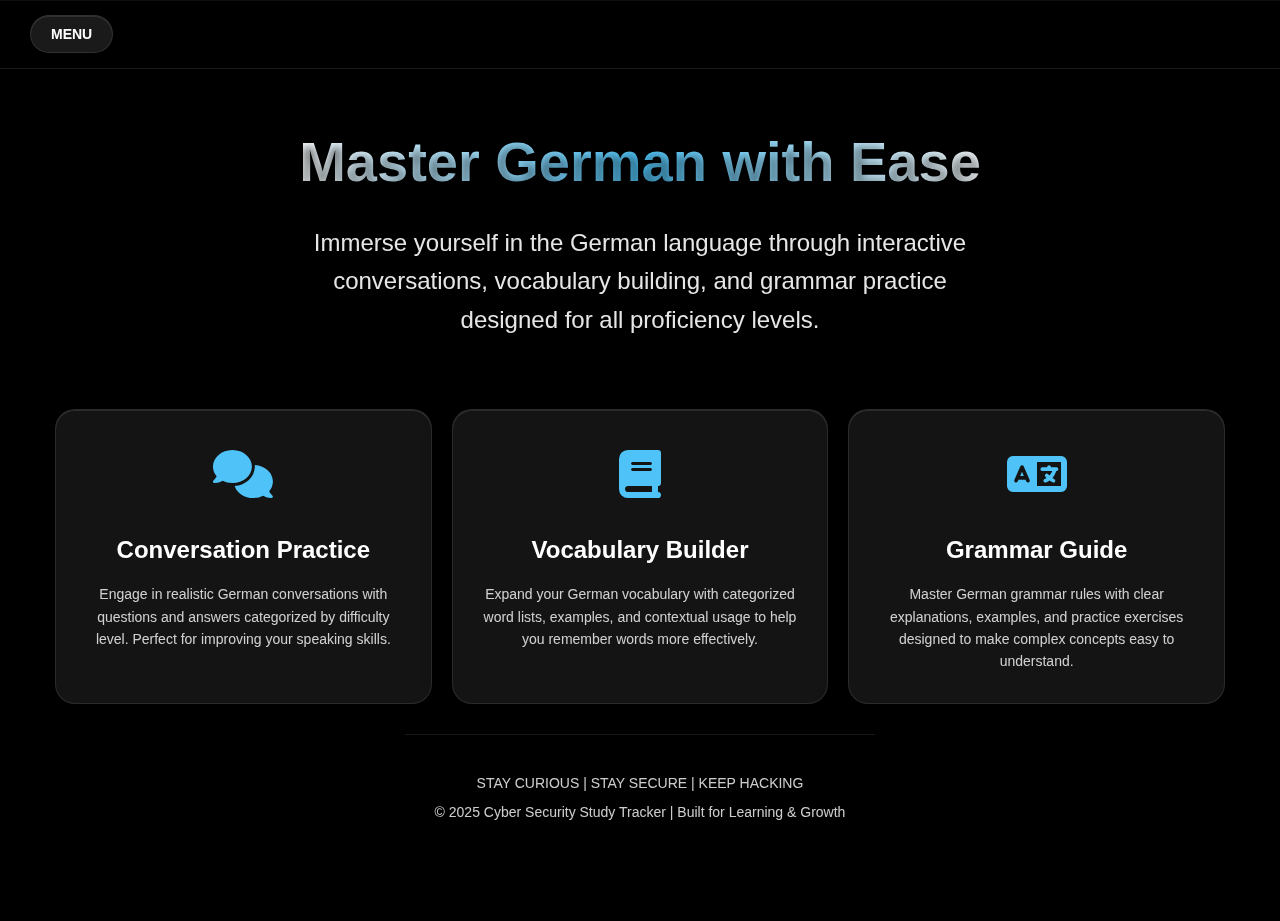
<file: index.html>
<!DOCTYPE html>
<html lang="en">
<head>
    <meta charset="UTF-8">
    <meta name="viewport" content="width=device-width, initial-scale=1.0">
    <title>German</title>
     <link rel="icon" href="/assets/logo.png" type="image/png">
    <link rel="stylesheet" href="https://cdnjs.cloudflare.com/ajax/libs/font-awesome/6.4.0/css/all.min.css">
    <link rel="stylesheet" href="style.css">
    <style>
        .hero-section {
            display: flex;
            flex-direction: column;
            justify-content: center;
            align-items: center;
            text-align: center;
            padding: 60px 20px;
            position: relative;
            z-index: 2;
            margin-top: 60px;
        }

        .hero-title {
            font-size: clamp(2rem, 5vw, 3.5rem);
            font-weight: 700;
            margin-bottom: 20px;
            text-shadow: 0 4px 8px rgba(0, 0, 0, 0.5);
            background: linear-gradient(90deg, #fff, #4fc3f7, #fff);
            -webkit-background-clip: text;
            -webkit-text-fill-color: transparent;
            background-clip: text;
            padding: 0 10px;
        }

        .hero-subtitle {
            font-size: clamp(1rem, 3vw, 1.5rem);
            margin-bottom: 40px;
            max-width: 700px;
            color: rgba(255, 255, 255, 0.9);
            text-shadow: 0 2px 4px rgba(0, 0, 0, 0.3);
            padding: 0 15px;
            line-height: 1.6;
        }

        .cta-button {
            background: rgba(255, 255, 255, 0.1);
            backdrop-filter: blur(10px);
            -webkit-backdrop-filter: blur(10px);
            border: 1px solid rgba(255, 255, 255, 0.1);
            color: #fff;
            padding: 15px 40px;
            font-size: clamp(16px, 2vw, 18px);
            font-weight: 600;
            border-radius: 30px;
            cursor: pointer;
            transition: all 0.4s ease;
            box-shadow: 
                0 4px 12px rgba(0, 0, 0, 0.1),
                inset 0 1px 0 rgba(255, 255, 255, 0.1);
            margin: 10px;
        }

        .cta-button:hover {
            background: rgba(255, 255, 255, 0.9);
            color: #000;
            transform: translateY(-5px);
            box-shadow: 
                0 8px 20px rgba(255, 255, 255, 0.2),
                inset 0 1px 0 rgba(255, 255, 255, 0.3);
        }

        .features-section {
            display: grid;
            grid-template-columns: repeat(auto-fit, minmax(280px, 1fr));
            gap: 20px;
            padding: 30px 15px;
            max-width: 1200px;
            margin: 0 auto;
        }

        .feature-card {
            background: rgba(255, 255, 255, 0.08);
            backdrop-filter: blur(20px);
            -webkit-backdrop-filter: blur(20px);
            border: 1px solid rgba(255, 255, 255, 0.1);
            border-radius: 20px;
            padding: 30px;
            text-align: center;
            transition: all 0.4s ease;
            box-shadow: 
                0 8px 32px rgba(0, 0, 0, 0.2),
                inset 0 1px 0 rgba(255, 255, 255, 0.1);
        }

        .feature-card:hover {
            transform: translateY(-10px);
            background: rgba(255, 255, 255, 0.12);
            border: 1px solid rgba(255, 255, 255, 0.15);
            box-shadow: 
                0 12px 40px rgba(0, 0, 0, 0.3),
                inset 0 1px 0 rgba(255, 255, 255, 0.15);
        }

        .feature-icon {
            font-size: 3rem;
            margin-bottom: 20px;
            color: #4fc3f7;
        }

        .feature-title {
            font-size: 1.5rem;
            margin-bottom: 15px;
            font-weight: 600;
        }

        .feature-description {
            color: rgba(255, 255, 255, 0.8);
            line-height: 1.6;
        }

        .stats-section {
            display: flex;
            justify-content: space-around;
            flex-wrap: wrap;
            padding: 60px 20px;
            background: rgba(0, 0, 0, 0.3);
            backdrop-filter: blur(10px);
            margin: 50px 0;
            border-top: 1px solid rgba(255, 255, 255, 0.1);
            border-bottom: 1px solid rgba(255, 255, 255, 0.1);
        }

        .stat-item {
            text-align: center;
            margin: 20px;
        }

        .stat-number {
            font-size: 3rem;
            font-weight: 700;
            color: #4fc3f7;
            margin-bottom: 10px;
        }

        .stat-label {
            font-size: 1.2rem;
            color: rgba(255, 255, 255, 0.8);
        }

        .section-title {
            text-align: center;
            font-size: 2.5rem;
            margin: 50px 0 30px;
            font-weight: 600;
            color: #fff;
            text-shadow: 0 2px 4px rgba(0, 0, 0, 0.3);
        }

        .testimonial-section {
            padding: 50px 20px;
            max-width: 1200px;
            margin: 0 auto;
        }

        .testimonial {
            background: rgba(255, 255, 255, 0.08);
            backdrop-filter: blur(20px);
            -webkit-backdrop-filter: blur(20px);
            border: 1px solid rgba(255, 255, 255, 0.1);
            border-radius: 20px;
            padding: 30px;
            margin: 30px 0;
            box-shadow: 
                0 8px 32px rgba(0, 0, 0, 0.2),
                inset 0 1px 0 rgba(255, 255, 255, 0.1);
        }

        .testimonial-text {
            font-style: italic;
            margin-bottom: 20px;
            line-height: 1.6;
        }

        .testimonial-author {
            font-weight: 600;
            text-align: right;
        }

        @media (max-width: 768px) {
            nav {
                flex-direction: column;
                padding: 10px;
            }
            
            .nav-left {
                width: 100%;
                justify-content: space-between;
                margin-bottom: 10px;
            }
            
            .search-container {
                width: 100%;
            }
            
            .search-input {
                width: 100%;
                height: 44px;
                font-size: 16px;
                padding: 12px 20px;
            }
            
            .dropdown {
                left: 10px;
                right: 10px;
                width: auto;
                top: 100px;
            }
            
            .features-section {
                padding: 20px 15px;
            }
            
            .feature-card {
                padding: 20px;
                margin: 10px 0;
                min-height: auto;
            }
            
            .feature-icon {
                font-size: 2.5rem;
                margin-bottom: 15px;
            }
            
            .feature-title {
                font-size: 1.3rem;
                margin-bottom: 10px;
            }
            
            .feature-description {
                font-size: 0.95rem;
                line-height: 1.5;
            }
            
            .stats-section {
                padding: 30px 15px;
                gap: 20px;
            }
            
            .stat-item {
                width: calc(50% - 20px);
                margin: 10px;
            }
            
            .stat-number {
                font-size: clamp(1.8rem, 4vw, 2.5rem);
            }
            
            .stat-label {
                font-size: 0.9rem;
            }
            
            .section-title {
                font-size: clamp(1.8rem, 4vw, 2.5rem);
                margin: 30px 0 20px;
            }
            
            /* Improve touch targets */
            button,
            .nav-links a,
            .dropdown a {
                min-height: 44px;
                min-width: 44px;
                padding: 12px 20px;
                margin: 5px 0;
            }
            
            /* Better spacing for mobile */
            .container {
                margin-top: 60px;
            }
            
            footer {
                padding: 20px 15px;
            }
            
            footer p {
                font-size: 12px;
                line-height: 1.4;
            }
        }
        
        /* Landscape mode optimizations */
        @media (max-width: 768px) and (orientation: landscape) {
            .hero-section {
                padding: 40px 20px;
            }
            
            .features-section {
                grid-template-columns: repeat(auto-fit, minmax(240px, 1fr));
            }
        }
        
        /* Tablet optimizations */
        @media (min-width: 769px) and (max-width: 1024px) {
            .hero-section {
                padding: 80px 30px;
            }
            
            .features-section {
                padding: 40px 30px;
                gap: 25px;
            }
            
            .feature-card {
                padding: 25px;
            }
        }
    </style>
</head>
<body>
    <!-- Navigation -->
    <nav>
        <div class="nav-left">
            <button class="menu-btn" id="menuBtn">MENU</button>
        </div>
    </nav>

    <!-- Dropdown Menu -->
    <div class="dropdown" id="dropdown">
        <a href="index.html">Home</a>
        <a href="/html/conversation.html">Conversations</a>
        <a href="/html/vocaublary.html">Vocabulary</a>
        <a href="/html/grammer.html">Grammar</a>
    </div>

    <!-- Main Content -->
    <div class="container">
        <!-- Hero Section -->
        <div class="hero-section">
            <h1 class="hero-title">Master German with Ease</h1>
            <p class="hero-subtitle">Immerse yourself in the German language through interactive conversations, vocabulary building, and grammar practice designed for all proficiency levels.</p>
            <div>
                
        </div>


        <!-- Features Section -->
        
        <div class="features-section">
            <div class="feature-card">
                <div class="feature-icon">
                    <i class="fas fa-comments"></i>
                </div>
                <h3 class="feature-title">Conversation Practice</h3>
                <p class="feature-description">Engage in realistic German conversations with questions and answers categorized by difficulty level. Perfect for improving your speaking skills.</p>
            </div>
            <div class="feature-card">
                <div class="feature-icon">
                    <i class="fas fa-book"></i>
                </div>
                <h3 class="feature-title">Vocabulary Builder</h3>
                <p class="feature-description">Expand your German vocabulary with categorized word lists, examples, and contextual usage to help you remember words more effectively.</p>
            </div>
            <div class="feature-card">
                <div class="feature-icon">
                    <i class="fas fa-language"></i>
                </div>
                <h3 class="feature-title">Grammar Guide</h3>
                <p class="feature-description">Master German grammar rules with clear explanations, examples, and practice exercises designed to make complex concepts easy to understand.</p>
            </div>
        </div>

        <!-- Footer -->
        <footer>
            <p>STAY CURIOUS | STAY SECURE | KEEP HACKING</p>
            <p>© 2025 Cyber Security Study Tracker | Built for Learning & Growth</p>
        </footer>
    </div>

    <script>
        // Menu dropdown
        const menuBtn = document.getElementById('menuBtn');
        const dropdown = document.getElementById('dropdown');
        
        menuBtn.addEventListener('click', (e) => {
            e.stopPropagation();
            dropdown.classList.toggle('active');
        });

        // Close dropdown when clicking outside
        document.addEventListener('click', (e) => {
            if (!menuBtn.contains(e.target) && !dropdown.contains(e.target)) {
                dropdown.classList.remove('active');
            }
        });

        // Add hover effects to all buttons and interactive elements
        document.querySelectorAll('button, .nav-links a, .dropdown a').forEach(element => {
            element.addEventListener('mouseenter', function() {
                this.style.transform = 'translateY(-2px)';
            });
            element.addEventListener('mouseleave', function() {
                this.style.transform = 'translateY(0)';
            });
        });

        // Add focus states for accessibility
        document.querySelectorAll('button, input, a').forEach(element => {
            element.addEventListener('focus', function() {
                this.style.outline = '2px solid rgba(255, 255, 255, 0.5)';
                this.style.outlineOffset = '3px';
                this.style.borderRadius = '25px';
            });
            
            element.addEventListener('blur', function() {
                this.style.outline = 'none';
            });
        });
    </script>
</body>
</html>
</file>
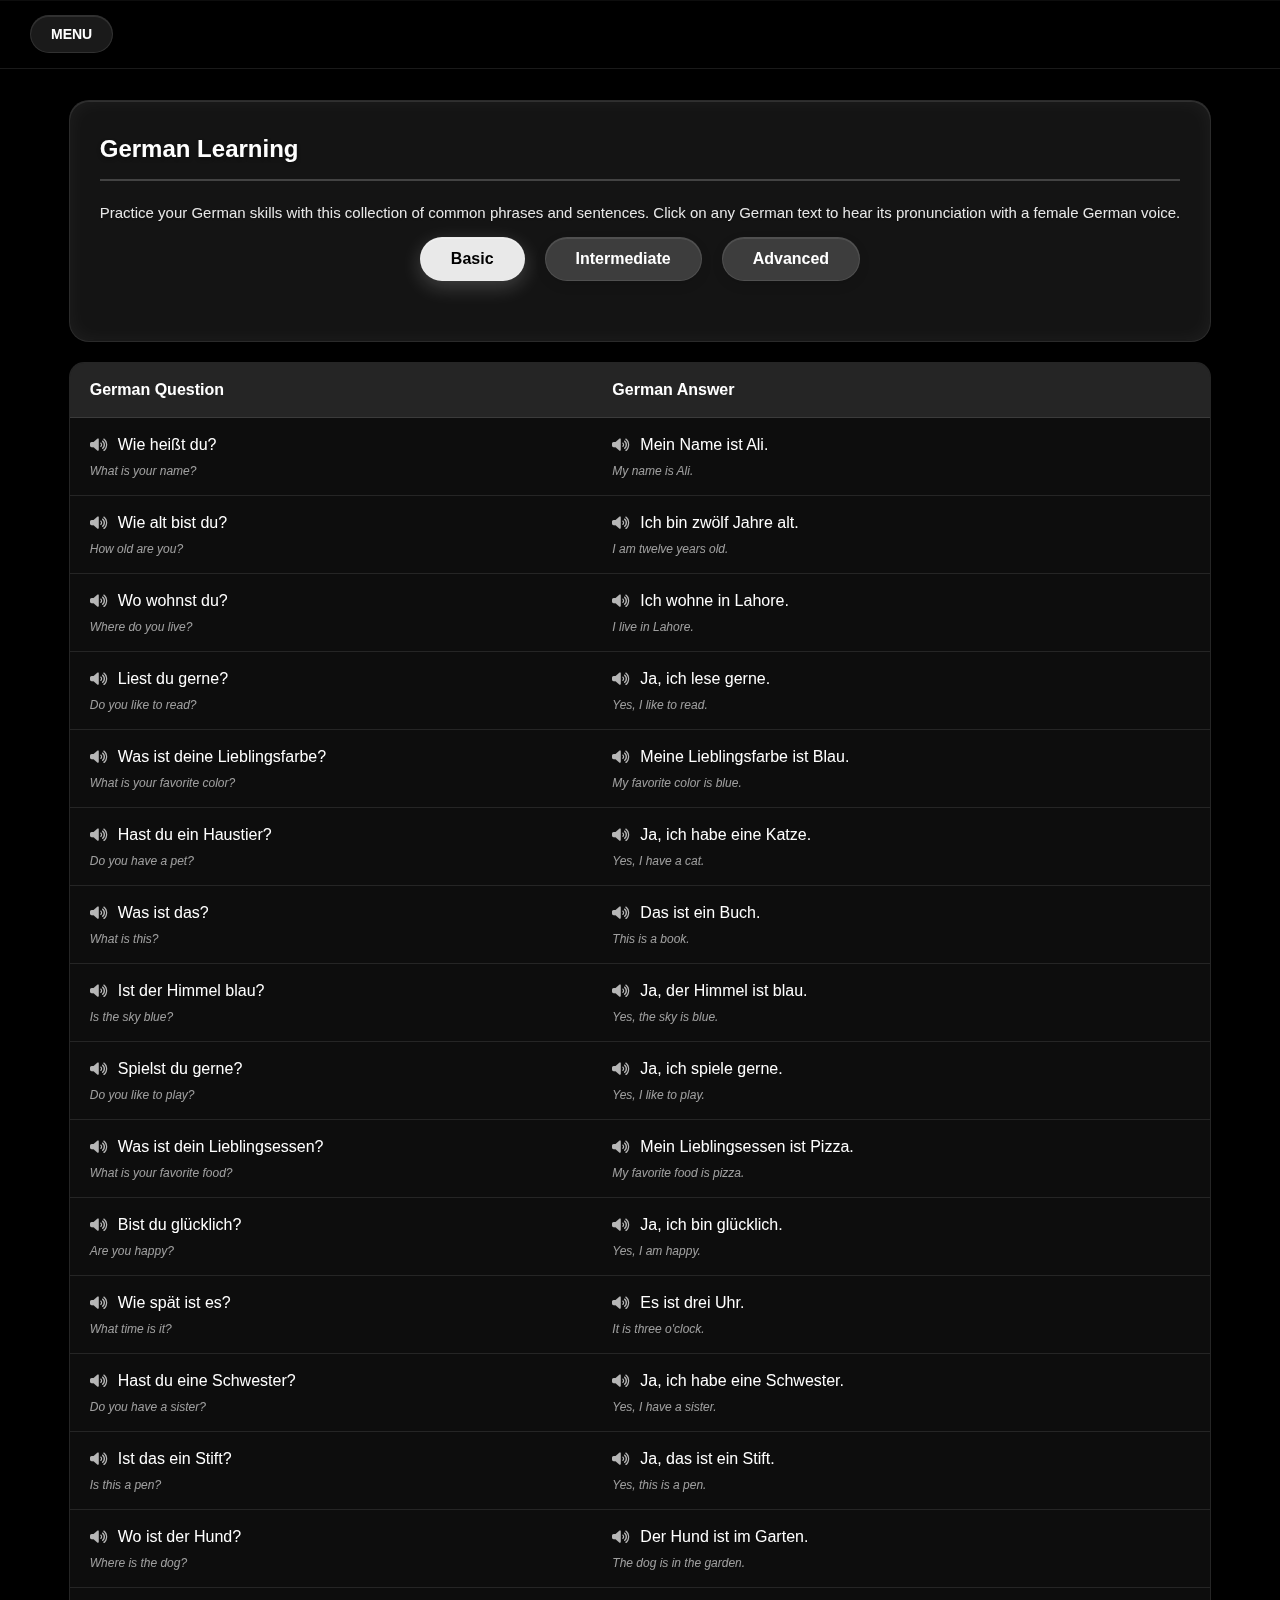
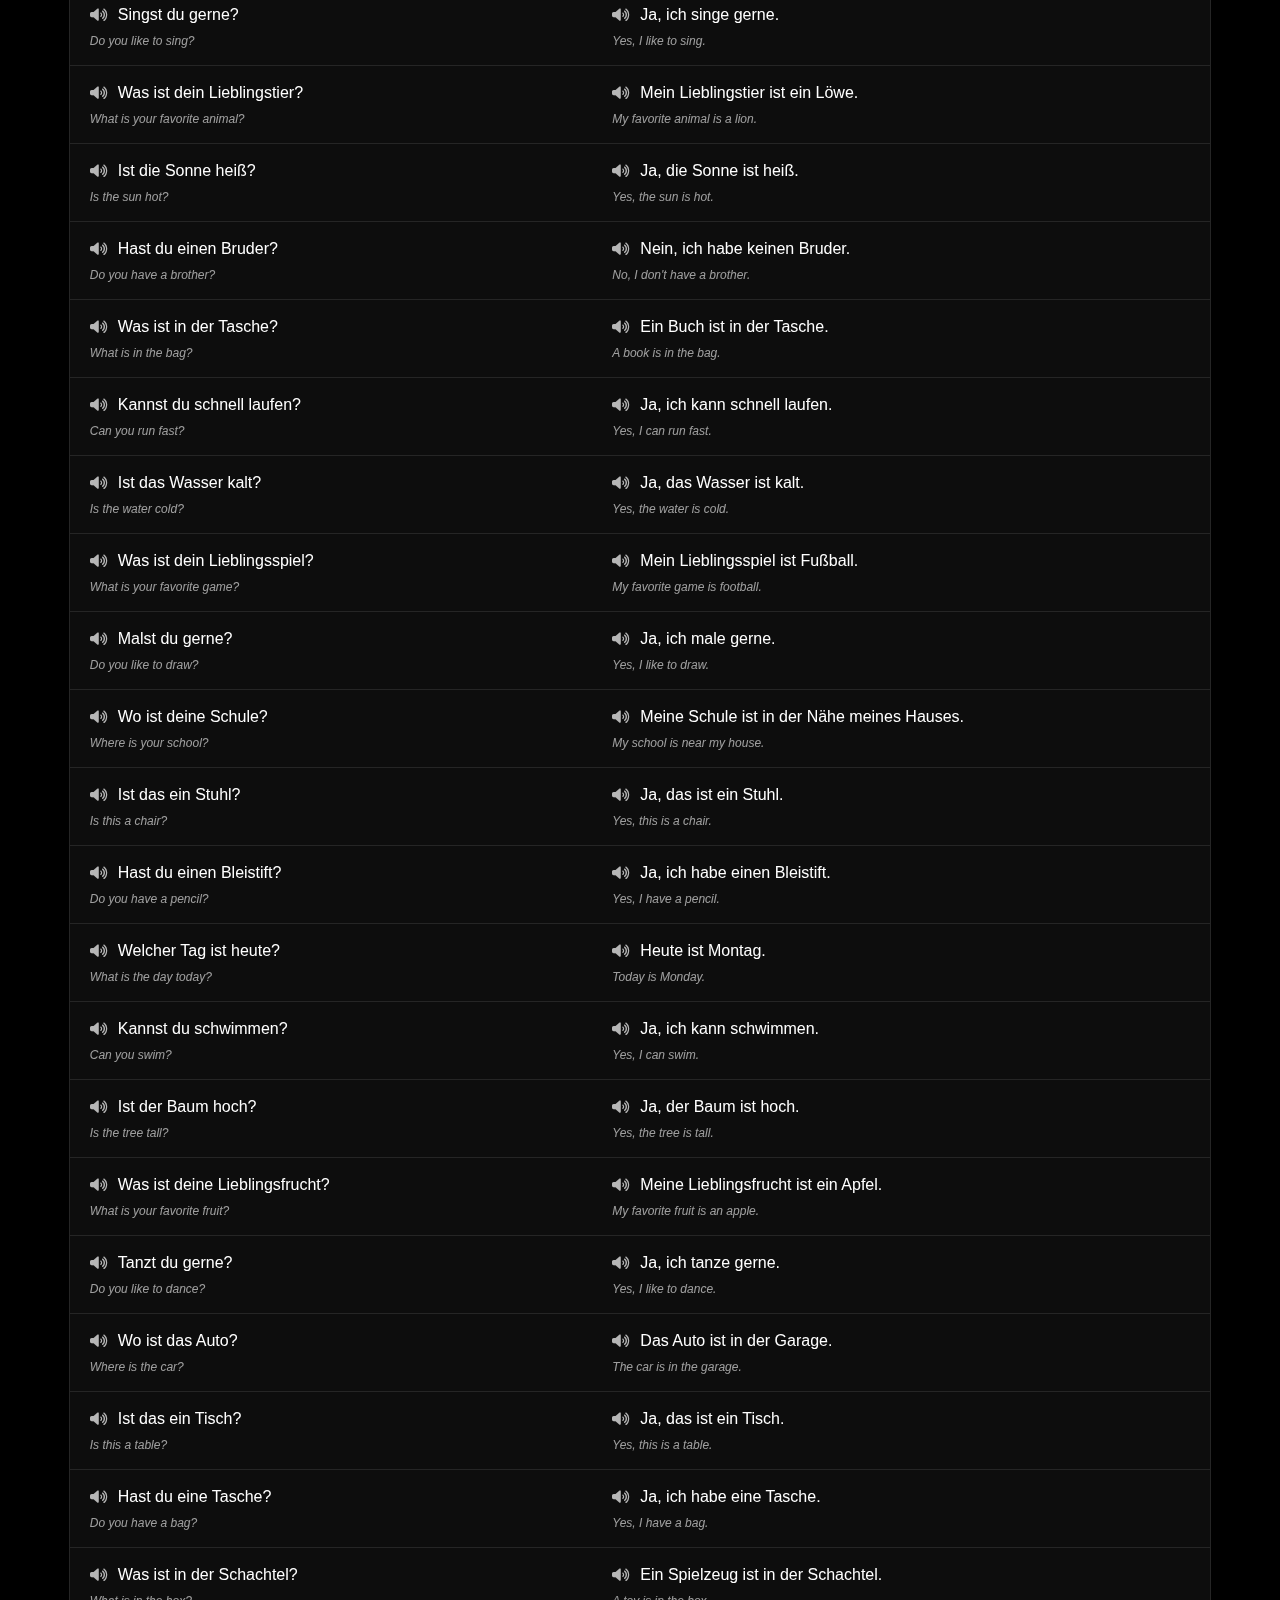
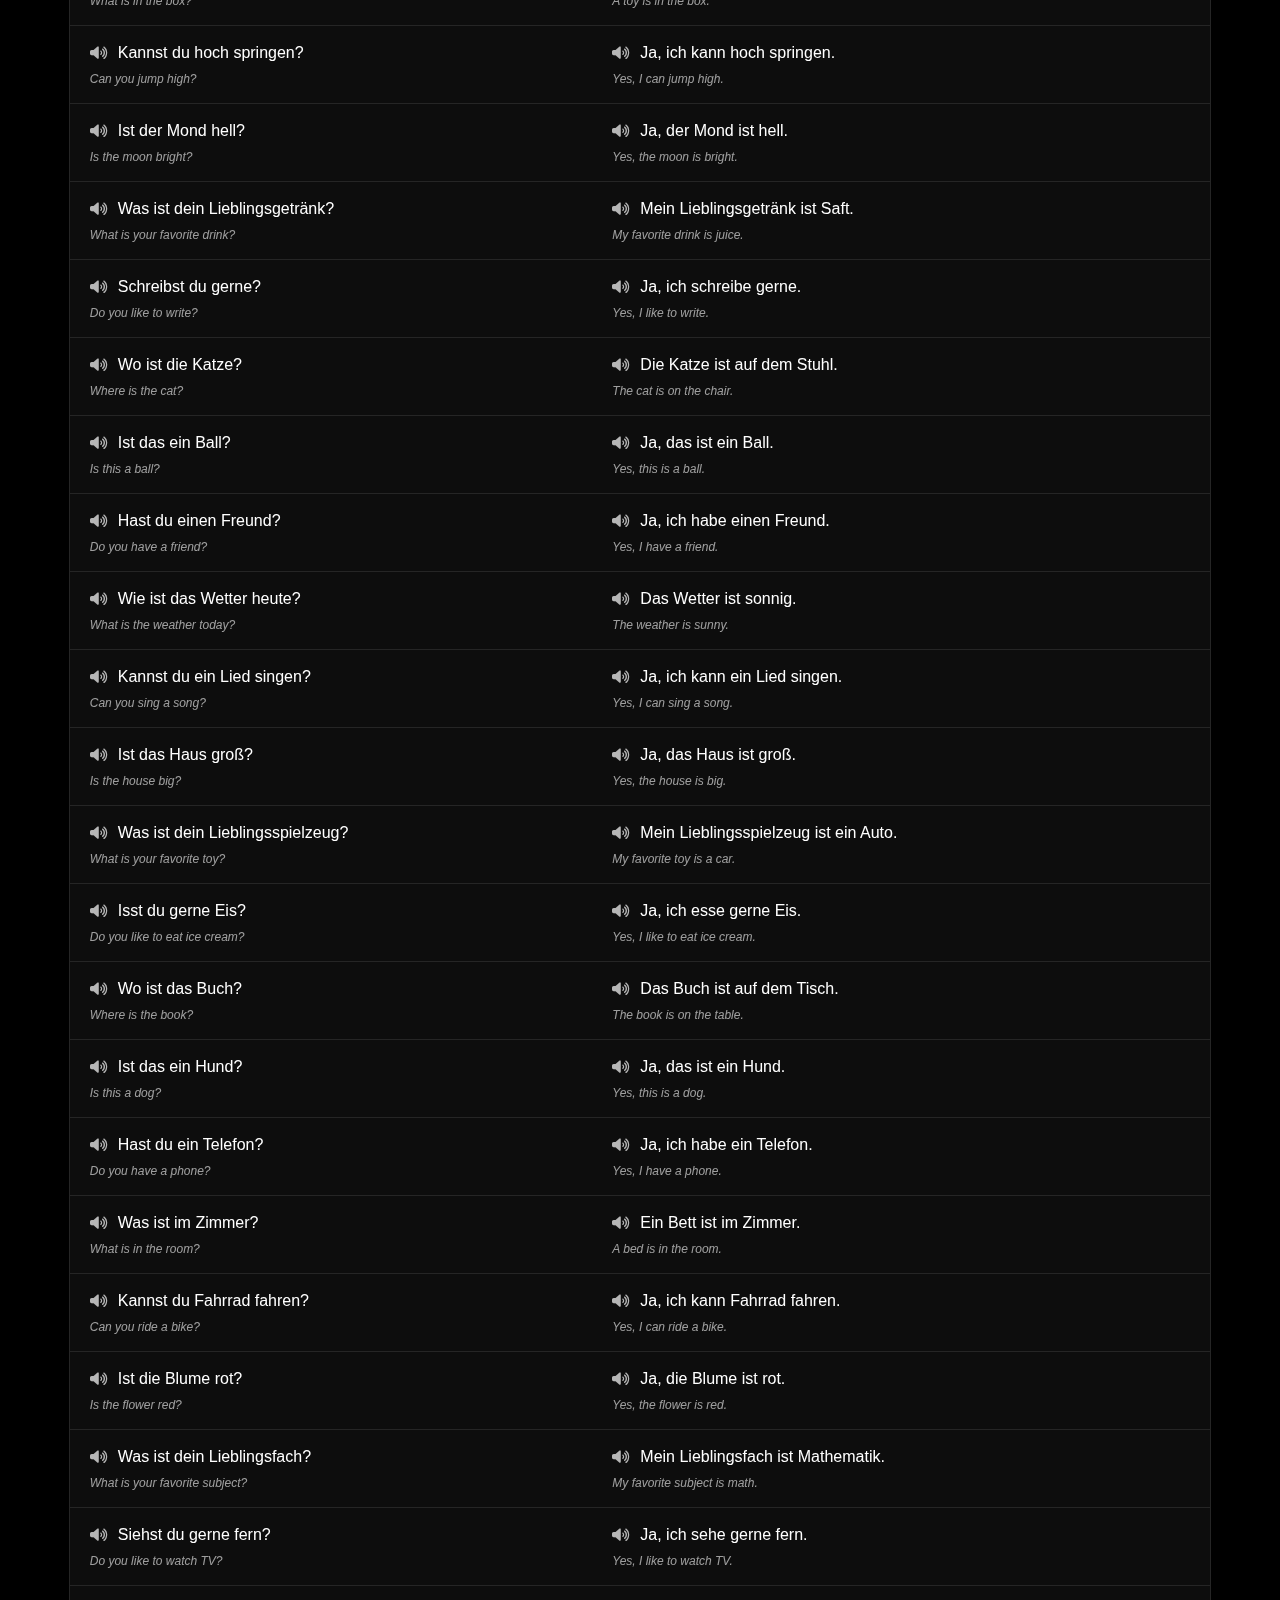
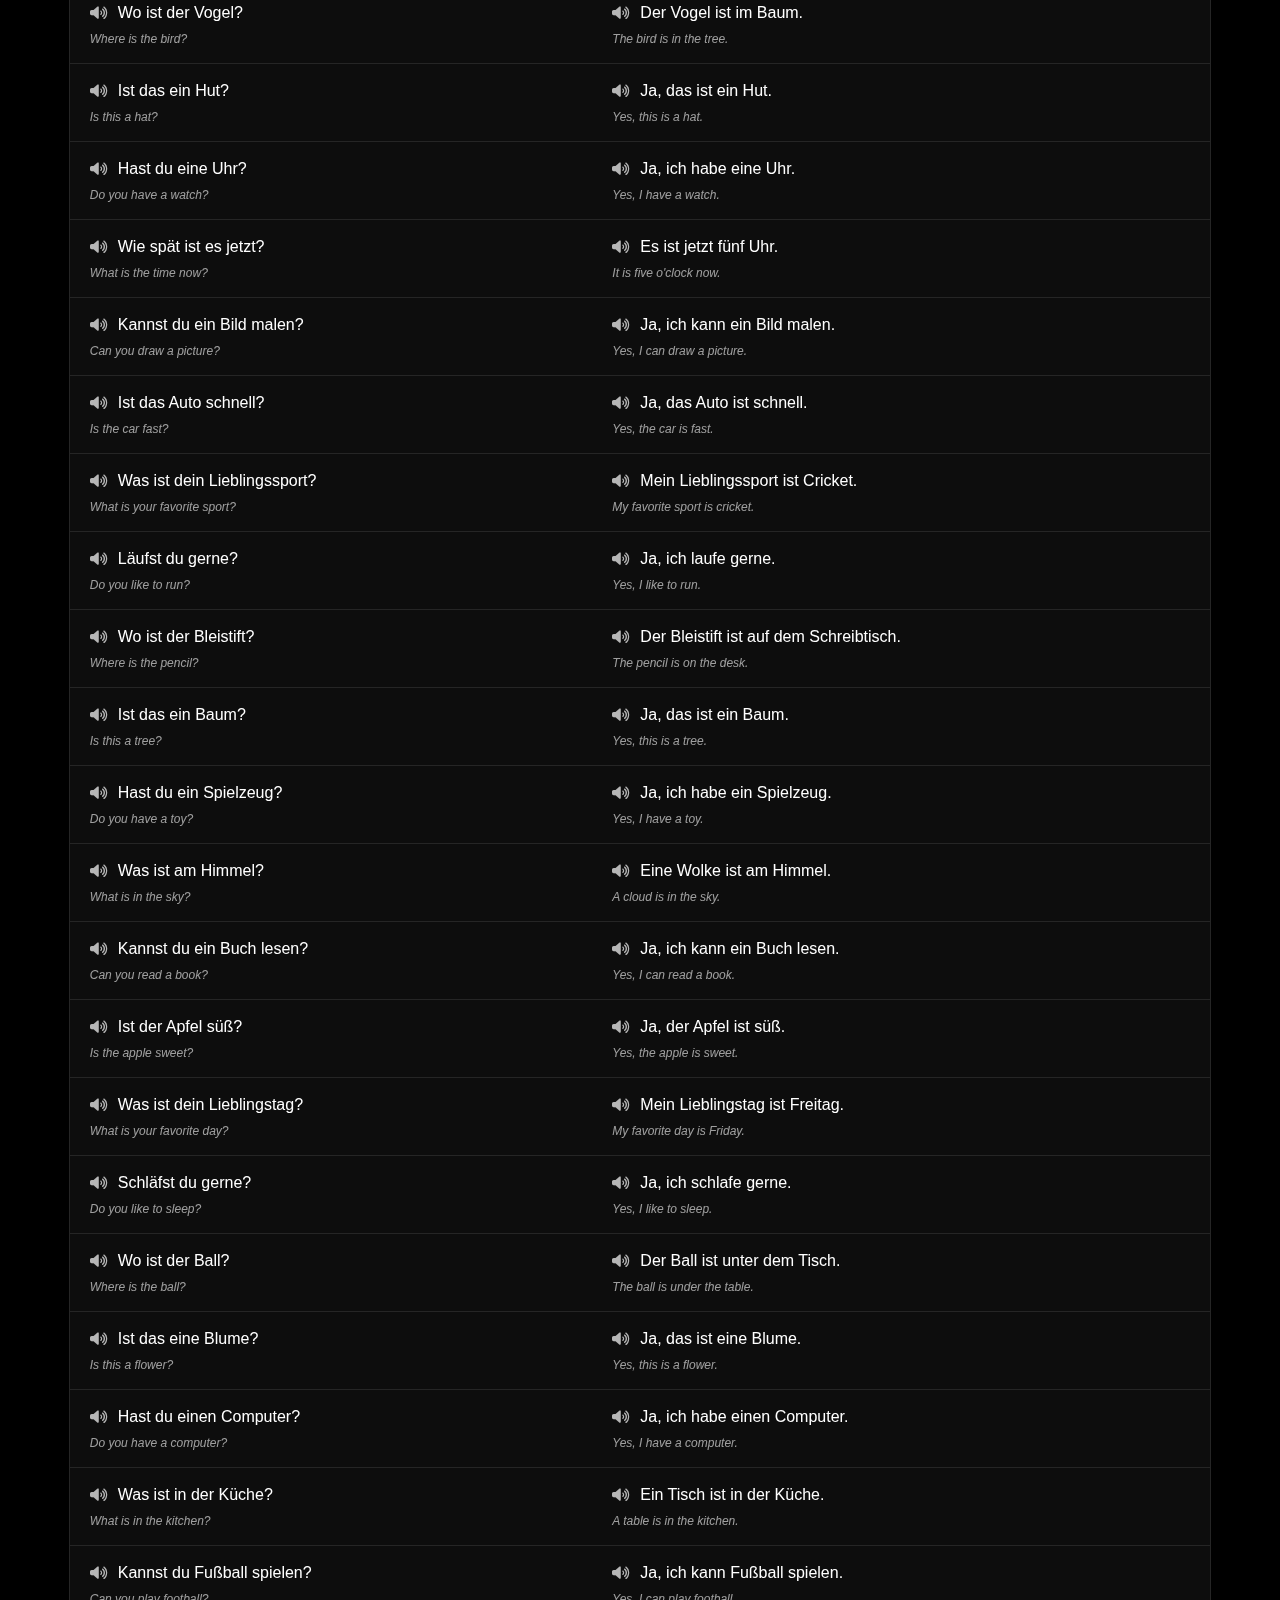
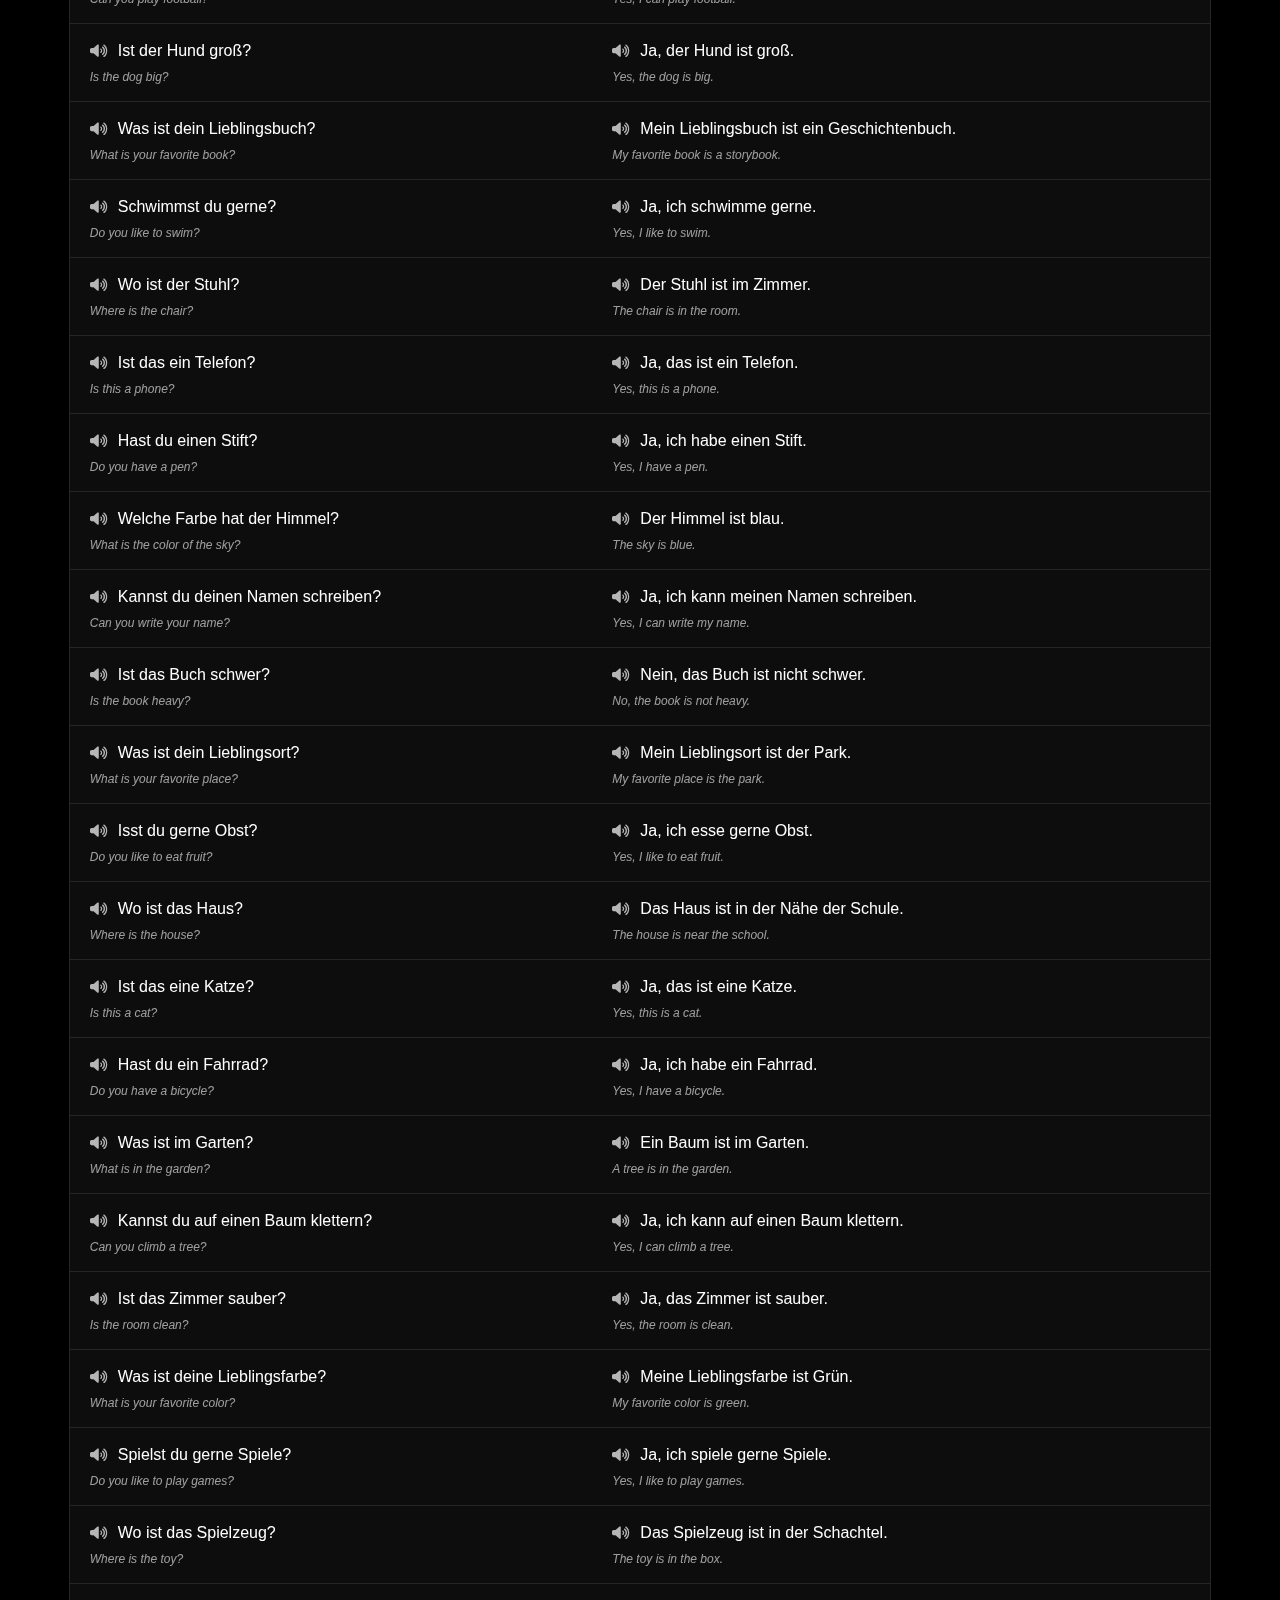
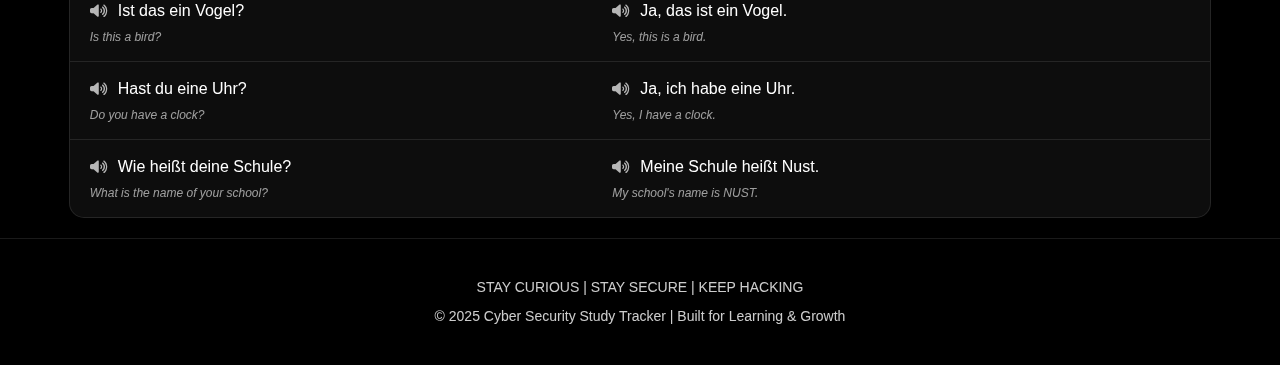
<file: html/conversation.html>
<!DOCTYPE html>
<html lang="en">
<head>
    <meta charset="UTF-8">
    <meta name="viewport" content="width=device-width, initial-scale=1.0">
    <title>sentenses</title>
     <link rel="icon" href="/assets/logo.png" type="image/png">
    <link rel="stylesheet" href="https://cdnjs.cloudflare.com/ajax/libs/font-awesome/6.4.0/css/all.min.css">
    <link rel="stylesheet" href="/style.css">
    <style>

    </style>
</head>
<body>
    <!-- Navigation -->
    <nav>
        <div class="nav-left">
            <button class="menu-btn" id="menuBtn">MENU</button>
        </div>
    </nav>

    <!-- Dropdown Menu -->
    <div class="dropdown" id="dropdown">
           <a href="/index.html">Home</a>
        <a href="/html/conversation.html">Conversations</a>
        <a href="/html/vocaublary.html">Vocaublary</a>
        <a href="/html/grammer.html">Grammer</a>
     

    </div>

    <!-- German Content -->
    <div class="container">
        <div class="german-container">
            <div class="content-box">
                <h2>German Learning</h2>
                <p>Practice your German skills with this collection of common phrases and sentences. Click on any German text to hear its pronunciation with a female German voice.</p>
                
                <div class="level-buttons">
                    <button class="level-btn active" data-level="basic">Basic</button>
                    <button class="level-btn" data-level="intermediate">Intermediate</button>
                    <button class="level-btn" data-level="advanced">Advanced</button>
                </div>
            </div>

            <!-- Basic Level Table -->
            <div class="table-container active" id="basicTable">
                <table>
                    <thead>
                        <tr>
                            <th>German Question</th>
                            <th>German Answer</th>
                        </tr>
                    </thead>
                    <tbody id="basicTableBody">
                        <!-- Table rows will be inserted here by JavaScript -->
                    </tbody>
                </table>
            </div>

            <!-- Intermediate Level Table -->
            <div class="table-container" id="intermediateTable">
                <table>
                    <thead>
                        <tr>
                            <th>German Question</th>
                            <th>German Answer</th>
                        </tr>
                    </thead>
                    <tbody id="intermediateTableBody">
                        <!-- Table rows will be inserted here by JavaScript -->
                    </tbody>
                </table>
            </div>

            <!-- Advanced Level Table -->
            <div class="table-container" id="advancedTable">
                <table>
                    <thead>
                        <tr>
                            <th>German Question</th>
                            <th>German Answer</th>
                        </tr>
                    </thead>
                    <tbody id="advancedTableBody">
                        <!-- Advanced content will be added later -->
                    </tbody>
                </table>
            </div>
        </div>

        <footer>
            <p>STAY CURIOUS | STAY SECURE | KEEP HACKING</p>
            <p>© 2025 Cyber Security Study Tracker | Built for Learning & Growth</p>
        </footer>
    </div>

    <script>
        // Basic German sentences data - All 100 entries
        const basicGermanData = [
            { question: "Wie heißt du?", answer: "Mein Name ist Ali.", englishQuestion: "What is your name?", englishAnswer: "My name is Ali." },
            { question: "Wie alt bist du?", answer: "Ich bin zwölf Jahre alt.", englishQuestion: "How old are you?", englishAnswer: "I am twelve years old." },
            { question: "Wo wohnst du?", answer: "Ich wohne in Lahore.", englishQuestion: "Where do you live?", englishAnswer: "I live in Lahore." },
            { question: "Liest du gerne?", answer: "Ja, ich lese gerne.", englishQuestion: "Do you like to read?", englishAnswer: "Yes, I like to read." },
            { question: "Was ist deine Lieblingsfarbe?", answer: "Meine Lieblingsfarbe ist Blau.", englishQuestion: "What is your favorite color?", englishAnswer: "My favorite color is blue." },
            { question: "Hast du ein Haustier?", answer: "Ja, ich habe eine Katze.", englishQuestion: "Do you have a pet?", englishAnswer: "Yes, I have a cat." },
            { question: "Was ist das?", answer: "Das ist ein Buch.", englishQuestion: "What is this?", englishAnswer: "This is a book." },
            { question: "Ist der Himmel blau?", answer: "Ja, der Himmel ist blau.", englishQuestion: "Is the sky blue?", englishAnswer: "Yes, the sky is blue." },
            { question: "Spielst du gerne?", answer: "Ja, ich spiele gerne.", englishQuestion: "Do you like to play?", englishAnswer: "Yes, I like to play." },
            { question: "Was ist dein Lieblingsessen?", answer: "Mein Lieblingsessen ist Pizza.", englishQuestion: "What is your favorite food?", englishAnswer: "My favorite food is pizza." },
            { question: "Bist du glücklich?", answer: "Ja, ich bin glücklich.", englishQuestion: "Are you happy?", englishAnswer: "Yes, I am happy." },
            { question: "Wie spät ist es?", answer: "Es ist drei Uhr.", englishQuestion: "What time is it?", englishAnswer: "It is three o'clock." },
            { question: "Hast du eine Schwester?", answer: "Ja, ich habe eine Schwester.", englishQuestion: "Do you have a sister?", englishAnswer: "Yes, I have a sister." },
            { question: "Ist das ein Stift?", answer: "Ja, das ist ein Stift.", englishQuestion: "Is this a pen?", englishAnswer: "Yes, this is a pen." },
            { question: "Wo ist der Hund?", answer: "Der Hund ist im Garten.", englishQuestion: "Where is the dog?", englishAnswer: "The dog is in the garden." },
            { question: "Singst du gerne?", answer: "Ja, ich singe gerne.", englishQuestion: "Do you like to sing?", englishAnswer: "Yes, I like to sing." },
            { question: "Was ist dein Lieblingstier?", answer: "Mein Lieblingstier ist ein Löwe.", englishQuestion: "What is your favorite animal?", englishAnswer: "My favorite animal is a lion." },
            { question: "Ist die Sonne heiß?", answer: "Ja, die Sonne ist heiß.", englishQuestion: "Is the sun hot?", englishAnswer: "Yes, the sun is hot." },
            { question: "Hast du einen Bruder?", answer: "Nein, ich habe keinen Bruder.", englishQuestion: "Do you have a brother?", englishAnswer: "No, I don't have a brother." },
            { question: "Was ist in der Tasche?", answer: "Ein Buch ist in der Tasche.", englishQuestion: "What is in the bag?", englishAnswer: "A book is in the bag." },
            { question: "Kannst du schnell laufen?", answer: "Ja, ich kann schnell laufen.", englishQuestion: "Can you run fast?", englishAnswer: "Yes, I can run fast." },
            { question: "Ist das Wasser kalt?", answer: "Ja, das Wasser ist kalt.", englishQuestion: "Is the water cold?", englishAnswer: "Yes, the water is cold." },
            { question: "Was ist dein Lieblingsspiel?", answer: "Mein Lieblingsspiel ist Fußball.", englishQuestion: "What is your favorite game?", englishAnswer: "My favorite game is football." },
            { question: "Malst du gerne?", answer: "Ja, ich male gerne.", englishQuestion: "Do you like to draw?", englishAnswer: "Yes, I like to draw." },
            { question: "Wo ist deine Schule?", answer: "Meine Schule ist in der Nähe meines Hauses.", englishQuestion: "Where is your school?", englishAnswer: "My school is near my house." },
            { question: "Ist das ein Stuhl?", answer: "Ja, das ist ein Stuhl.", englishQuestion: "Is this a chair?", englishAnswer: "Yes, this is a chair." },
            { question: "Hast du einen Bleistift?", answer: "Ja, ich habe einen Bleistift.", englishQuestion: "Do you have a pencil?", englishAnswer: "Yes, I have a pencil." },
            { question: "Welcher Tag ist heute?", answer: "Heute ist Montag.", englishQuestion: "What is the day today?", englishAnswer: "Today is Monday." },
            { question: "Kannst du schwimmen?", answer: "Ja, ich kann schwimmen.", englishQuestion: "Can you swim?", englishAnswer: "Yes, I can swim." },
            { question: "Ist der Baum hoch?", answer: "Ja, der Baum ist hoch.", englishQuestion: "Is the tree tall?", englishAnswer: "Yes, the tree is tall." },
            { question: "Was ist deine Lieblingsfrucht?", answer: "Meine Lieblingsfrucht ist ein Apfel.", englishQuestion: "What is your favorite fruit?", englishAnswer: "My favorite fruit is an apple." },
            { question: "Tanzt du gerne?", answer: "Ja, ich tanze gerne.", englishQuestion: "Do you like to dance?", englishAnswer: "Yes, I like to dance." },
            { question: "Wo ist das Auto?", answer: "Das Auto ist in der Garage.", englishQuestion: "Where is the car?", englishAnswer: "The car is in the garage." },
            { question: "Ist das ein Tisch?", answer: "Ja, das ist ein Tisch.", englishQuestion: "Is this a table?", englishAnswer: "Yes, this is a table." },
            { question: "Hast du eine Tasche?", answer: "Ja, ich habe eine Tasche.", englishQuestion: "Do you have a bag?", englishAnswer: "Yes, I have a bag." },
            { question: "Was ist in der Schachtel?", answer: "Ein Spielzeug ist in der Schachtel.", englishQuestion: "What is in the box?", englishAnswer: "A toy is in the box." },
            { question: "Kannst du hoch springen?", answer: "Ja, ich kann hoch springen.", englishQuestion: "Can you jump high?", englishAnswer: "Yes, I can jump high." },
            { question: "Ist der Mond hell?", answer: "Ja, der Mond ist hell.", englishQuestion: "Is the moon bright?", englishAnswer: "Yes, the moon is bright." },
            { question: "Was ist dein Lieblingsgetränk?", answer: "Mein Lieblingsgetränk ist Saft.", englishQuestion: "What is your favorite drink?", englishAnswer: "My favorite drink is juice." },
            { question: "Schreibst du gerne?", answer: "Ja, ich schreibe gerne.", englishQuestion: "Do you like to write?", englishAnswer: "Yes, I like to write." },
            { question: "Wo ist die Katze?", answer: "Die Katze ist auf dem Stuhl.", englishQuestion: "Where is the cat?", englishAnswer: "The cat is on the chair." },
            { question: "Ist das ein Ball?", answer: "Ja, das ist ein Ball.", englishQuestion: "Is this a ball?", englishAnswer: "Yes, this is a ball." },
            { question: "Hast du einen Freund?", answer: "Ja, ich habe einen Freund.", englishQuestion: "Do you have a friend?", englishAnswer: "Yes, I have a friend." },
            { question: "Wie ist das Wetter heute?", answer: "Das Wetter ist sonnig.", englishQuestion: "What is the weather today?", englishAnswer: "The weather is sunny." },
            { question: "Kannst du ein Lied singen?", answer: "Ja, ich kann ein Lied singen.", englishQuestion: "Can you sing a song?", englishAnswer: "Yes, I can sing a song." },
            { question: "Ist das Haus groß?", answer: "Ja, das Haus ist groß.", englishQuestion: "Is the house big?", englishAnswer: "Yes, the house is big." },
            { question: "Was ist dein Lieblingsspielzeug?", answer: "Mein Lieblingsspielzeug ist ein Auto.", englishQuestion: "What is your favorite toy?", englishAnswer: "My favorite toy is a car." },
            { question: "Isst du gerne Eis?", answer: "Ja, ich esse gerne Eis.", englishQuestion: "Do you like to eat ice cream?", englishAnswer: "Yes, I like to eat ice cream." },
            { question: "Wo ist das Buch?", answer: "Das Buch ist auf dem Tisch.", englishQuestion: "Where is the book?", englishAnswer: "The book is on the table." },
            { question: "Ist das ein Hund?", answer: "Ja, das ist ein Hund.", englishQuestion: "Is this a dog?", englishAnswer: "Yes, this is a dog." },
            { question: "Hast du ein Telefon?", answer: "Ja, ich habe ein Telefon.", englishQuestion: "Do you have a phone?", englishAnswer: "Yes, I have a phone." },
            { question: "Was ist im Zimmer?", answer: "Ein Bett ist im Zimmer.", englishQuestion: "What is in the room?", englishAnswer: "A bed is in the room." },
            { question: "Kannst du Fahrrad fahren?", answer: "Ja, ich kann Fahrrad fahren.", englishQuestion: "Can you ride a bike?", englishAnswer: "Yes, I can ride a bike." },
            { question: "Ist die Blume rot?", answer: "Ja, die Blume ist rot.", englishQuestion: "Is the flower red?", englishAnswer: "Yes, the flower is red." },
            { question: "Was ist dein Lieblingsfach?", answer: "Mein Lieblingsfach ist Mathematik.", englishQuestion: "What is your favorite subject?", englishAnswer: "My favorite subject is math." },
            { question: "Siehst du gerne fern?", answer: "Ja, ich sehe gerne fern.", englishQuestion: "Do you like to watch TV?", englishAnswer: "Yes, I like to watch TV." },
            { question: "Wo ist der Vogel?", answer: "Der Vogel ist im Baum.", englishQuestion: "Where is the bird?", englishAnswer: "The bird is in the tree." },
            { question: "Ist das ein Hut?", answer: "Ja, das ist ein Hut.", englishQuestion: "Is this a hat?", englishAnswer: "Yes, this is a hat." },
            { question: "Hast du eine Uhr?", answer: "Ja, ich habe eine Uhr.", englishQuestion: "Do you have a watch?", englishAnswer: "Yes, I have a watch." },
            { question: "Wie spät ist es jetzt?", answer: "Es ist jetzt fünf Uhr.", englishQuestion: "What is the time now?", englishAnswer: "It is five o'clock now." },
            { question: "Kannst du ein Bild malen?", answer: "Ja, ich kann ein Bild malen.", englishQuestion: "Can you draw a picture?", englishAnswer: "Yes, I can draw a picture." },
            { question: "Ist das Auto schnell?", answer: "Ja, das Auto ist schnell.", englishQuestion: "Is the car fast?", englishAnswer: "Yes, the car is fast." },
            { question: "Was ist dein Lieblingssport?", answer: "Mein Lieblingssport ist Cricket.", englishQuestion: "What is your favorite sport?", englishAnswer: "My favorite sport is cricket." },
            { question: "Läufst du gerne?", answer: "Ja, ich laufe gerne.", englishQuestion: "Do you like to run?", englishAnswer: "Yes, I like to run." },
            { question: "Wo ist der Bleistift?", answer: "Der Bleistift ist auf dem Schreibtisch.", englishQuestion: "Where is the pencil?", englishAnswer: "The pencil is on the desk." },
            { question: "Ist das ein Baum?", answer: "Ja, das ist ein Baum.", englishQuestion: "Is this a tree?", englishAnswer: "Yes, this is a tree." },
            { question: "Hast du ein Spielzeug?", answer: "Ja, ich habe ein Spielzeug.", englishQuestion: "Do you have a toy?", englishAnswer: "Yes, I have a toy." },
            { question: "Was ist am Himmel?", answer: "Eine Wolke ist am Himmel.", englishQuestion: "What is in the sky?", englishAnswer: "A cloud is in the sky." },
            { question: "Kannst du ein Buch lesen?", answer: "Ja, ich kann ein Buch lesen.", englishQuestion: "Can you read a book?", englishAnswer: "Yes, I can read a book." },
            { question: "Ist der Apfel süß?", answer: "Ja, der Apfel ist süß.", englishQuestion: "Is the apple sweet?", englishAnswer: "Yes, the apple is sweet." },
            { question: "Was ist dein Lieblingstag?", answer: "Mein Lieblingstag ist Freitag.", englishQuestion: "What is your favorite day?", englishAnswer: "My favorite day is Friday." },
            { question: "Schläfst du gerne?", answer: "Ja, ich schlafe gerne.", englishQuestion: "Do you like to sleep?", englishAnswer: "Yes, I like to sleep." },
            { question: "Wo ist der Ball?", answer: "Der Ball ist unter dem Tisch.", englishQuestion: "Where is the ball?", englishAnswer: "The ball is under the table." },
            { question: "Ist das eine Blume?", answer: "Ja, das ist eine Blume.", englishQuestion: "Is this a flower?", englishAnswer: "Yes, this is a flower." },
            { question: "Hast du einen Computer?", answer: "Ja, ich habe einen Computer.", englishQuestion: "Do you have a computer?", englishAnswer: "Yes, I have a computer." },
            { question: "Was ist in der Küche?", answer: "Ein Tisch ist in der Küche.", englishQuestion: "What is in the kitchen?", englishAnswer: "A table is in the kitchen." },
            { question: "Kannst du Fußball spielen?", answer: "Ja, ich kann Fußball spielen.", englishQuestion: "Can you play football?", englishAnswer: "Yes, I can play football." },
            { question: "Ist der Hund groß?", answer: "Ja, der Hund ist groß.", englishQuestion: "Is the dog big?", englishAnswer: "Yes, the dog is big." },
            { question: "Was ist dein Lieblingsbuch?", answer: "Mein Lieblingsbuch ist ein Geschichtenbuch.", englishQuestion: "What is your favorite book?", englishAnswer: "My favorite book is a storybook." },
            { question: "Schwimmst du gerne?", answer: "Ja, ich schwimme gerne.", englishQuestion: "Do you like to swim?", englishAnswer: "Yes, I like to swim." },
            { question: "Wo ist der Stuhl?", answer: "Der Stuhl ist im Zimmer.", englishQuestion: "Where is the chair?", englishAnswer: "The chair is in the room." },
            { question: "Ist das ein Telefon?", answer: "Ja, das ist ein Telefon.", englishQuestion: "Is this a phone?", englishAnswer: "Yes, this is a phone." },
            { question: "Hast du einen Stift?", answer: "Ja, ich habe einen Stift.", englishQuestion: "Do you have a pen?", englishAnswer: "Yes, I have a pen." },
            { question: "Welche Farbe hat der Himmel?", answer: "Der Himmel ist blau.", englishQuestion: "What is the color of the sky?", englishAnswer: "The sky is blue." },
            { question: "Kannst du deinen Namen schreiben?", answer: "Ja, ich kann meinen Namen schreiben.", englishQuestion: "Can you write your name?", englishAnswer: "Yes, I can write my name." },
            { question: "Ist das Buch schwer?", answer: "Nein, das Buch ist nicht schwer.", englishQuestion: "Is the book heavy?", englishAnswer: "No, the book is not heavy." },
            { question: "Was ist dein Lieblingsort?", answer: "Mein Lieblingsort ist der Park.", englishQuestion: "What is your favorite place?", englishAnswer: "My favorite place is the park." },
            { question: "Isst du gerne Obst?", answer: "Ja, ich esse gerne Obst.", englishQuestion: "Do you like to eat fruit?", englishAnswer: "Yes, I like to eat fruit." },
            { question: "Wo ist das Haus?", answer: "Das Haus ist in der Nähe der Schule.", englishQuestion: "Where is the house?", englishAnswer: "The house is near the school." },
            { question: "Ist das eine Katze?", answer: "Ja, das ist eine Katze.", englishQuestion: "Is this a cat?", englishAnswer: "Yes, this is a cat." },
            { question: "Hast du ein Fahrrad?", answer: "Ja, ich habe ein Fahrrad.", englishQuestion: "Do you have a bicycle?", englishAnswer: "Yes, I have a bicycle." },
            { question: "Was ist im Garten?", answer: "Ein Baum ist im Garten.", englishQuestion: "What is in the garden?", englishAnswer: "A tree is in the garden." },
            { question: "Kannst du auf einen Baum klettern?", answer: "Ja, ich kann auf einen Baum klettern.", englishQuestion: "Can you climb a tree?", englishAnswer: "Yes, I can climb a tree." },
            { question: "Ist das Zimmer sauber?", answer: "Ja, das Zimmer ist sauber.", englishQuestion: "Is the room clean?", englishAnswer: "Yes, the room is clean." },
            { question: "Was ist deine Lieblingsfarbe?", answer: "Meine Lieblingsfarbe ist Grün.", englishQuestion: "What is your favorite color?", englishAnswer: "My favorite color is green." },
            { question: "Spielst du gerne Spiele?", answer: "Ja, ich spiele gerne Spiele.", englishQuestion: "Do you like to play games?", englishAnswer: "Yes, I like to play games." },
            { question: "Wo ist das Spielzeug?", answer: "Das Spielzeug ist in der Schachtel.", englishQuestion: "Where is the toy?", englishAnswer: "The toy is in the box." },
            { question: "Ist das ein Vogel?", answer: "Ja, das ist ein Vogel.", englishQuestion: "Is this a bird?", englishAnswer: "Yes, this is a bird." },
            { question: "Hast du eine Uhr?", answer: "Ja, ich habe eine Uhr.", englishQuestion: "Do you have a clock?", englishAnswer: "Yes, I have a clock." },
            { question: "Wie heißt deine Schule?", answer: "Meine Schule heißt Nust.", englishQuestion: "What is the name of your school?", englishAnswer: "My school's name is NUST." }
        ];

        // Intermediate German sentences data - From german2.txt
        const intermediateGermanData = [
            { question: "Was machst du jeden Morgen?", answer: "Ich putze mir jeden Morgen die Zähne.", englishQuestion: "What do you do every morning?", englishAnswer: "I brush my teeth every morning." },
            { question: "Spielt sie Fußball?", answer: "Ja, sie spielt Fußball.", englishQuestion: "Does she play football?", englishAnswer: "Yes, she plays football." },
            { question: "Wo wohnt er?", answer: "Er wohnt in Islamabad.", englishQuestion: "Where does he live?", englishAnswer: "He lives in Islamabad." },
            { question: "Wann beginnt die Schule?", answer: "Die Schule beginnt um 8 Uhr.", englishQuestion: "What time does school start?", englishAnswer: "School starts at 8 AM." },
            { question: "Magst du Mathematik?", answer: "Ja, ich mag Mathematik.", englishQuestion: "Do you like mathematics?", englishAnswer: "Yes, I like mathematics." },
            { question: "Wie funktioniert der Computer?", answer: "Der Computer funktioniert mit Strom.", englishQuestion: "How does the computer work?", englishAnswer: "The computer works with electricity." },
            { question: "Was macht ein Programmierer?", answer: "Ein Programmierer schreibt Code.", englishQuestion: "What does a programmer do?", englishAnswer: "A programmer writes code." },
            { question: "Regnet es im Sommer?", answer: "Nein, es regnet im Sommer nicht.", englishQuestion: "Does it rain in summer?", englishAnswer: "No, it does not rain in summer." },
            { question: "Wer unterrichtet Englisch?", answer: "Fräulein Fatima unterrichtet Englisch.", englishQuestion: "Who teaches English?", englishAnswer: "Miss Fatima teaches English." },
            { question: "Warum lernen wir Physik?", answer: "Wir lernen Physik, um die Natur zu verstehen.", englishQuestion: "Why do we study physics?", englishAnswer: "We study physics to understand nature." },
            { question: "Was machst du jetzt?", answer: "Ich lerne jetzt für NET.", englishQuestion: "What are you doing now?", englishAnswer: "I am studying for NET." },
            { question: "Liest er ein Buch?", answer: "Ja, er liest ein Buch.", englishQuestion: "Is he reading a book?", englishAnswer: "Yes, he is reading a book." },
            { question: "Warum rennen sie?", answer: "Sie rennen, um den Bus zu erwischen.", englishQuestion: "Why are they running?", englishAnswer: "They are running to catch the bus." },
            { question: "Was schreibt der Lehrer?", answer: "Der Lehrer schreibt an die Tafel.", englishQuestion: "What is the teacher writing?", englishAnswer: "The teacher is writing on the board." },
            { question: "Benutzt du einen Computer?", answer: "Ja, ich benutze einen Computer.", englishQuestion: "Are you using a computer?", englishAnswer: "Yes, I am using a computer." },
            { question: "Regnet es draußen?", answer: "Nein, es regnet nicht.", englishQuestion: "Is it raining outside?", englishAnswer: "No, it is not raining." },
            { question: "Was lernen wir heute?", answer: "Wir lernen heute englische Grammatik.", englishQuestion: "What are we learning today?", englishAnswer: "We are learning English grammar." },
            { question: "Warum weint sie?", answer: "Sie weint, weil sie traurig ist.", englishQuestion: "Why is she crying?", englishAnswer: "She is crying because she is sad." },
            { question: "Hören die Schüler zu?", answer: "Ja, die Schüler hören zu.", englishQuestion: "Are the students listening?", englishAnswer: "Yes, the students are listening." },
            { question: "Was passiert jetzt?", answer: "Ein Computerunterricht passiert jetzt.", englishQuestion: "What is happening now?", englishAnswer: "A computer class is happening now." },
            { question: "Was hast du gestern gemacht?", answer: "Ich habe gestern Mathematik gelernt.", englishQuestion: "What did you do yesterday?", englishAnswer: "I studied mathematics yesterday." },
            { question: "Hast du das Spiel gewonnen?", answer: "Ja, ich habe das Spiel gewonnen.", englishQuestion: "Did you win the game?", englishAnswer: "Yes, I won the game." },
            { question: "Wo sind sie hingegangen?", answer: "Sie sind zur NUST Universität gegangen.", englishQuestion: "Where did they go?", englishAnswer: "They went to NUST University." },
            { question: "Was ist in der Schule passiert?", answer: "Wir hatten einen Computer-Test.", englishQuestion: "What happened at school?", englishAnswer: "We had a computer test." },
            { question: "Hat es gestern geregnet?", answer: "Nein, es hat nicht geregnet.", englishQuestion: "Did it rain yesterday?", englishAnswer: "No, it did not rain." },
            { question: "Wer hat dir geholfen?", answer: "Mein Freund hat mir geholfen.", englishQuestion: "Who helped you?", englishAnswer: "My friend helped me." },
            { question: "Wann hat der Unterricht begonnen?", answer: "Der Unterricht hat um 9 Uhr begonnen.", englishQuestion: "When did the class start?", englishAnswer: "The class started at 9 AM." },
            { question: "Was hast du gegessen?", answer: "Ich habe Reis und Huhn gegessen.", englishQuestion: "What did you eat?", englishAnswer: "I ate rice and chicken." },
            { question: "Hat sie die Prüfung bestanden?", answer: "Ja, sie hat die Prüfung bestanden.", englishQuestion: "Did she pass the exam?", englishAnswer: "Yes, she passed the exam." },
            { question: "Warum warst du zu spät?", answer: "Ich war zu spät wegen Verkehr.", englishQuestion: "Why were you late?", englishAnswer: "I was late because of traffic." },
            { question: "Was wirst du morgen machen?", answer: "Ich werde morgen Physik lernen.", englishQuestion: "What will you do tomorrow?", englishAnswer: "I will study physics tomorrow." },
            { question: "Wird es morgen regnen?", answer: "Ja, es wird regnen.", englishQuestion: "Will it rain tomorrow?", englishAnswer: "Yes, it will rain." },
            { question: "Wo wirst du hingehen?", answer: "Ich werde in die Bibliothek gehen.", englishQuestion: "Where will you go?", englishAnswer: "I will go to the library." },
            { question: "Wirst du NET bestehen?", answer: "Ja, ich werde NET bestehen.", englishQuestion: "Will you pass NET?", englishAnswer: "Yes, I will pass NET." },
            { question: "Was wird als nächstes passieren?", answer: "Wir werden eine Prüfung haben.", englishQuestion: "What will happen next?", englishAnswer: "We will have a test." },
            { question: "Wird er BS CS machen?", answer: "Ja, er wird BS CS machen.", englishQuestion: "Will he join BS CS?", englishAnswer: "Yes, he will join BS CS." },
            { question: "Wann wird die Prüfung beginnen?", answer: "Die Prüfung wird um 10 Uhr beginnen.", englishQuestion: "When will the exam start?", englishAnswer: "The exam will start at 10 AM." },
            { question: "Wirst du mir helfen?", answer: "Ja, ich werde dir helfen.", englishQuestion: "Will you help me?", englishAnswer: "Yes, I will help you." },
            { question: "Was wirst du kaufen?", answer: "Ich werde einen neuen Computer kaufen.", englishQuestion: "What will you buy?", englishAnswer: "I will buy a new computer." },
            { question: "Wird NUST mich annehmen?", answer: "Ja, NUST wird mich annehmen.", englishQuestion: "Will NUST accept me?", englishAnswer: "Yes, NUST will accept me." },
            { question: "Was ist ein Computer?", answer: "Ein Computer ist eine elektronische Maschine.", englishQuestion: "What is a computer?", englishAnswer: "A computer is an electronic machine." },
            { question: "Was ist RAM?", answer: "RAM ist Speicher im Computer.", englishQuestion: "What is RAM?", englishAnswer: "RAM is memory in computer." },
            { question: "Was macht die CPU?", answer: "Die CPU verarbeitet Daten.", englishQuestion: "What does CPU do?", englishAnswer: "CPU processes data." },
            { question: "Was ist Internet?", answer: "Internet ist ein Netzwerk von Computern.", englishQuestion: "What is internet?", englishAnswer: "Internet is a network of computers." },
            { question: "Was ist eine Tastatur?", answer: "Tastatur ist zum Tippen.", englishQuestion: "What is a keyboard?", englishAnswer: "Keyboard is for typing." },
            { question: "Was ist eine Maus?", answer: "Maus ist zum Klicken.", englishQuestion: "What is a mouse?", englishAnswer: "Mouse is for clicking." },
            { question: "Was ist Programmieren?", answer: "Programmieren ist Code schreiben.", englishQuestion: "What is programming?", englishAnswer: "Programming is writing code." },
            { question: "Welche Sprache benutzt du?", answer: "Ich benutze Python-Sprache.", englishQuestion: "What language do you use?", englishAnswer: "I use Python language." },
            { question: "Was ist ein Algorithmus?", answer: "Algorithmus ist schrittweise Lösung.", englishQuestion: "What is an algorithm?", englishAnswer: "Algorithm is step-by-step solution." },
            { question: "Was ist ein Virus?", answer: "Virus ist schädliche Software.", englishQuestion: "What is a virus?", englishAnswer: "Virus is harmful software." },
            { question: "Wo ist das Buch?", answer: "Das Buch ist auf dem Tisch.", englishQuestion: "Where is the book?", englishAnswer: "The book is on the table." },
            { question: "Wann lernst du?", answer: "Ich lerne am Abend.", englishQuestion: "When do you study?", englishAnswer: "I study in the evening." },
            { question: "Ist der Computer im Zimmer?", answer: "Ja, er ist im Zimmer.", englishQuestion: "Is the computer in the room?", englishAnswer: "Yes, it is in the room." },
            { question: "Wo sitzt du?", answer: "Ich sitze am Schreibtisch.", englishQuestion: "Where do you sit?", englishAnswer: "I sit at the desk." },
            { question: "Was ist unter dem Stuhl?", answer: "Eine Tasche ist unter dem Stuhl.", englishQuestion: "What is under the chair?", englishAnswer: "A bag is under the chair." },
            { question: "Wann ist die NET-Prüfung?", answer: "Die NET-Prüfung ist im März.", englishQuestion: "When is the NET exam?", englishAnswer: "The NET exam is in March." },
            { question: "Ist der Stift in der Nähe des Buches?", answer: "Ja, der Stift ist in der Nähe des Buches.", englishQuestion: "Is the pen near the book?", englishAnswer: "Yes, the pen is near the book." },
            { question: "Wo spielst du?", answer: "Ich spiele im Park.", englishQuestion: "Where do you play?", englishAnswer: "I play in the park." },
            { question: "Was ist zwischen den Büchern?", answer: "Ein Notizbuch ist zwischen den Büchern.", englishQuestion: "What is between the books?", englishAnswer: "A notebook is between the books." },
            { question: "Wann gehst du zur NUST?", answer: "Ich gehe am Montag zur NUST.", englishQuestion: "When do you go to NUST?", englishAnswer: "I go to NUST on Monday." },
            { question: "Ist das ein Computer?", answer: "Ja, das ist ein Computer.", englishQuestion: "Is this a computer?", englishAnswer: "Yes, this is a computer." },
            { question: "Hast du einen Apfel?", answer: "Ja, ich habe einen Apfel.", englishQuestion: "Do you have an apple?", englishAnswer: "Yes, I have an apple." },
            { question: "Was ist die Hauptstadt Pakistans?", answer: "Die Hauptstadt ist Islamabad.", englishQuestion: "What is the capital of Pakistan?", englishAnswer: "The capital is Islamabad." },
            { question: "Ist das eine Prüfung?", answer: "Ja, das ist eine Prüfung.", englishQuestion: "Is this an exam?", englishAnswer: "Yes, this is an exam." },
            { question: "Wie heißt deine Schule?", answer: "Der Name ist NUST.", englishQuestion: "What is the name of your school?", englishAnswer: "The name is NUST." },
            { question: "Möchtest du einen Bleistift?", answer: "Ja, ich möchte einen Bleistift.", englishQuestion: "Do you want a pencil?", englishAnswer: "Yes, I want a pencil." },
            { question: "Ist der Himmel blau?", answer: "Ja, der Himmel ist blau.", englishQuestion: "Is the sky blue?", englishAnswer: "Yes, the sky is blue." },
            { question: "Hast du einen Regenschirm?", answer: "Nein, ich habe keinen Regenschirm.", englishQuestion: "Do you have an umbrella?", englishAnswer: "No, I don't have an umbrella." },
            { question: "Was ist eine Tastatur?", answer: "Eine Tastatur ist zum Tippen.", englishQuestion: "What is a keyboard?", englishAnswer: "A keyboard is for typing." },
            { question: "Ist die Sonne hell?", answer: "Ja, die Sonne ist hell.", englishQuestion: "Is the sun bright?", englishAnswer: "Yes, the sun is bright." },
            { question: "Was ist Schwerkraft?", answer: "Schwerkraft zieht Objekte nach unten.", englishQuestion: "What is gravity?", englishAnswer: "Gravity pulls objects down." },
            { question: "Was ist ein Stromkreis?", answer: "Ein Stromkreis ist ein Weg für Strom.", englishQuestion: "What is a circuit?", englishAnswer: "A circuit is a path for electricity." },
            { question: "Was speichert eine Datenbank?", answer: "Eine Datenbank speichert Informationen.", englishQuestion: "What does a database store?", englishAnswer: "A database stores information." },
            { question: "Was ist Energie?", answer: "Energie ist die Fähigkeit, Arbeit zu leisten.", englishQuestion: "What is energy?", englishAnswer: "Energy is the ability to do work." },
            { question: "Was ist Software?", answer: "Software ist Anweisungen für Computer.", englishQuestion: "What is software?", englishAnswer: "Software is instructions for computers." },
            { question: "Was ist ein Netzwerk?", answer: "Ein Netzwerk verbindet Computer.", englishQuestion: "What is a network?", englishAnswer: "A network connects computers." },
            { question: "Was bedeutet Debuggen?", answer: "Debuggen bedeutet, Fehler im Code zu beheben.", englishQuestion: "What does debug mean?", englishAnswer: "Debug means fixing code errors." },
            { question: "Was ist Geschwindigkeit?", answer: "Geschwindigkeit ist Schnelligkeit mit Richtung.", englishQuestion: "What is velocity?", englishAnswer: "Velocity is speed with direction." },
            { question: "Was ist eine Variable beim Programmieren?", answer: "Eine Variable speichert Daten beim Programmieren.", englishQuestion: "What is a variable in coding?", englishAnswer: "A variable stores data in coding." },
            { question: "Was ist ein Server?", answer: "Ein Server verwaltet Netzwerkdaten.", englishQuestion: "What is a server?", englishAnswer: "A server manages network data." },
            { question: "Warum benutzen wir Computer?", answer: "Wir benutzen Computer für Arbeit und Studium.", englishQuestion: "Why do we use computers?", englishAnswer: "We use computers for work and study." },
            { question: "Was passiert, wenn du NET nicht bestehst?", answer: "Du kannst es nächstes Mal wieder versuchen.", englishQuestion: "What happens if you fail NET?", englishAnswer: "You can try again next time." },
            { question: "Wer studiert an der NUST?", answer: "Studenten studieren an der NUST.", englishQuestion: "Who studies at NUST?", englishAnswer: "Students study at NUST." },
            { question: "Wie kannst du dich auf NET vorbereiten?", answer: "Ich kann mich durch tägliches Lernen vorbereiten.", englishQuestion: "How can you prepare for NET?", englishAnswer: "I can prepare by studying daily." },
            { question: "Was ist wichtig für BS CS?", answer: "Mathematik und Englisch sind wichtig.", englishQuestion: "What is important for BS CS?", englishAnswer: "Math and English are important." },
            { question: "Warum wird Englisch in NET getestet?", answer: "Englisch wird für Kommunikation getestet.", englishQuestion: "Why is English tested in NET?", englishAnswer: "English is tested for communication." },
            { question: "Was solltest du vor der Prüfung tun?", answer: "Ich sollte vor der Prüfung gut schlafen.", englishQuestion: "What should you do before the exam?", englishAnswer: "I should sleep well before the exam." },
            { question: "Kann harte Arbeit dir helfen, zu bestehen?", answer: "Ja, harte Arbeit kann mir helfen, zu bestehen.", englishQuestion: "Can hard work help you pass?", englishAnswer: "Yes, hard work can help me pass." },
            { question: "Was ist das Ziel von NET?", answer: "Das Ziel ist, gute Studenten auszuwählen.", englishQuestion: "What is the goal of NET?", englishAnswer: "The goal is to select good students." },
            { question: "Wirst du der NUST beitreten?", answer: "Ja, ich werde der NUST beitreten!", englishQuestion: "Will you join NUST?", englishAnswer: "Yes, I will join NUST!" }
        ];

        const advancedGermanData = [
    { question: "Magst du lernen?", answer: "Ja, ich mag lernen.", englishQuestion: "Do you like to study?", englishAnswer: "Yes, I like to study." },
    { question: "Ist der Computer an?", answer: "Ja, der Computer ist an.", englishQuestion: "Is the computer on?", englishAnswer: "Yes, the computer is on." },
    { question: "Geht sie zur Schule?", answer: "Ja, sie geht zur Schule.", englishQuestion: "Does she go to school?", englishAnswer: "Yes, she goes to school." },
    { question: "Ist das Buch offen?", answer: "Ja, das Buch ist offen.", englishQuestion: "Is the book open?", englishAnswer: "Yes, the book is open." },
    { question: "Wachst du früh auf?", answer: "Ja, ich wache früh auf.", englishQuestion: "Do you wake up early?", englishAnswer: "Yes, I wake up early." },
    { question: "Ist das Zimmer sauber?", answer: "Ja, das Zimmer ist sauber.", englishQuestion: "Is the room clean?", englishAnswer: "Yes, the room is clean." },
    { question: "Schreibt er Code?", answer: "Ja, er schreibt Code.", englishQuestion: "Does he write code?", englishAnswer: "Yes, he writes code." },
    { question: "Ist der Tag sonnig?", answer: "Ja, der Tag ist sonnig.", englishQuestion: "Is the day sunny?", englishAnswer: "Yes, the day is sunny." },
    { question: "Liest du Bücher?", answer: "Ja, ich lese Bücher.", englishQuestion: "Do you read books?", englishAnswer: "Yes, I read books." },
    { question: "Ist die Prüfung einfach?", answer: "Ja, die Prüfung ist einfach.", englishQuestion: "Is the test easy?", englishAnswer: "Yes, the test is easy." },
    { question: "Lernst du jetzt?", answer: "Ja, ich lerne jetzt.", englishQuestion: "Are you studying now?", englishAnswer: "Yes, I am studying now." },
    { question: "Schreibt er ein Programm?", answer: "Ja, er schreibt ein Programm.", englishQuestion: "Is he writing a program?", englishAnswer: "Yes, he is writing a program." },
    { question: "Spielen sie draußen?", answer: "Ja, sie spielen draußen.", englishQuestion: "Are they playing outside?", englishAnswer: "Yes, they are playing outside." },
    { question: "Liest sie ein Buch?", answer: "Ja, sie liest ein Buch.", englishQuestion: "Is she reading a book?", englishAnswer: "Yes, she is reading a book." },
    { question: "Benutzt du einen Computer?", answer: "Ja, ich benutze einen Computer.", englishQuestion: "Are you using a computer?", englishAnswer: "Yes, I am using a computer." },
    { question: "Regnet es jetzt?", answer: "Ja, es regnet jetzt.", englishQuestion: "Is it raining now?", englishAnswer: "Yes, it is raining now." },
    { question: "Lernen wir Englisch?", answer: "Ja, wir lernen Englisch.", englishQuestion: "Are we learning English?", englishAnswer: "Yes, we are learning English." },
    { question: "Erklärt der Lehrer?", answer: "Ja, der Lehrer erklärt.", englishQuestion: "Is the teacher explaining?", englishAnswer: "Yes, the teacher is explaining." },
    { question: "Hören die Schüler zu?", answer: "Ja, die Schüler hören zu.", englishQuestion: "Are the students listening?", englishAnswer: "Yes, the students are listening." },
    { question: "Findet der Unterricht jetzt statt?", answer: "Ja, der Unterricht findet jetzt statt.", englishQuestion: "Is the class happening now?", englishAnswer: "Yes, the class is happening now." },
    { question: "Hast du gestern gelernt?", answer: "Ja, ich habe gestern gelernt.", englishQuestion: "Did you study yesterday?", englishAnswer: "Yes, I studied yesterday." },
    { question: "Hat er die Prüfung bestanden?", answer: "Ja, er hat die Prüfung bestanden.", englishQuestion: "Did he pass the test?", englishAnswer: "Yes, he passed the test." },
    { question: "Ist sie zur NUST gegangen?", answer: "Ja, sie ist zur NUST gegangen.", englishQuestion: "Did she go to NUST?", englishAnswer: "Yes, she went to NUST." },
    { question: "Hast du Code geschrieben?", answer: "Ja, ich habe Code geschrieben.", englishQuestion: "Did you write code?", englishAnswer: "Yes, I wrote code." },
    { question: "Hat es gestern geregnet?", answer: "Ja, es hat gestern geregnet.", englishQuestion: "Did it rain yesterday?", englishAnswer: "Yes, it rained yesterday." },
    { question: "Haben sie das Projekt beendet?", answer: "Ja, sie haben das Projekt beendet.", englishQuestion: "Did they finish the project?", englishAnswer: "Yes, they finished the project." },
    { question: "Hast du den Lehrer gesehen?", answer: "Ja, ich habe den Lehrer gesehen.", englishQuestion: "Did you see the teacher?", englishAnswer: "Yes, I saw the teacher." },
    { question: "Hat sie Physik gelernt?", answer: "Ja, sie hat Physik gelernt.", englishQuestion: "Did she learn physics?", englishAnswer: "Yes, she learned physics." },
    { question: "Hast du Mittag gegessen?", answer: "Ja, ich habe Mittag gegessen.", englishQuestion: "Did you eat lunch?", englishAnswer: "Yes, I ate lunch." },
    { question: "Hat er dir geholfen?", answer: "Ja, er hat mir geholfen.", englishQuestion: "Did he help you?", englishAnswer: "Yes, he helped me." },
    { question: "Wirst du morgen lernen?", answer: "Ja, ich werde morgen lernen.", englishQuestion: "Will you study tomorrow?", englishAnswer: "Yes, I will study tomorrow." },
    { question: "Wird sie NET bestehen?", answer: "Ja, sie wird NET bestehen.", englishQuestion: "Will she pass NET?", englishAnswer: "Yes, she will pass NET." },
    { question: "Wirst du zur NUST gehen?", answer: "Ja, ich werde zur NUST gehen.", englishQuestion: "Will you go to NUST?", englishAnswer: "Yes, I will go to NUST." },
    { question: "Wird es morgen regnen?", answer: "Ja, es wird morgen regnen.", englishQuestion: "Will it rain tomorrow?", englishAnswer: "Yes, it will rain tomorrow." },
    { question: "Wirst du Code schreiben?", answer: "Ja, ich werde Code schreiben.", englishQuestion: "Will you write code?", englishAnswer: "Yes, I will write code." },
    { question: "Werden sie das Projekt beenden?", answer: "Ja, sie werden das Projekt beenden.", englishQuestion: "Will they finish the project?", englishAnswer: "Yes, they will finish the project." },
    { question: "Wirst du Physik lernen?", answer: "Ja, ich werde Physik lernen.", englishQuestion: "Will you learn physics?", englishAnswer: "Yes, I will learn physics." },
    { question: "Wird er dir helfen?", answer: "Ja, er wird mir helfen.", englishQuestion: "Will he help you?", englishAnswer: "Yes, he will help me." },
    { question: "Wirst du einen Computer kaufen?", answer: "Ja, ich werde einen Computer kaufen.", englishQuestion: "Will you buy a computer?", englishAnswer: "Yes, I will buy a computer." },
    { question: "Wird NUST dich annehmen?", answer: "Ja, NUST wird mich annehmen.", englishQuestion: "Will NUST accept you?", englishAnswer: "Yes, NUST will accept me." },
    { question: "Hattest du vor der Prüfung gelernt?", answer: "Ja, ich hatte vor der Prüfung gelernt.", englishQuestion: "Had you studied before the test?", englishAnswer: "Yes, I had studied before the test." },
    { question: "Hatte sie das Projekt beendet?", answer: "Ja, sie hatte das Projekt beendet.", englishQuestion: "Had she finished the project?", englishAnswer: "Yes, she had finished the project." },
    { question: "Hattest du vorher einen Computer benutzt?", answer: "Ja, ich hatte einen Computer benutzt.", englishQuestion: "Had you used a computer before?", englishAnswer: "Yes, I had used a computer." },
    { question: "Hatte es vor der Prüfung geregnet?", answer: "Ja, es hatte vor der Prüfung geregnet.", englishQuestion: "Had it rained before the exam?", englishAnswer: "Yes, it had rained before the exam." },
    { question: "Hattest du Programmieren gelernt?", answer: "Ja, ich hatte Programmieren gelernt.", englishQuestion: "Had you learned coding?", englishAnswer: "Yes, I had learned coding." },
    { question: "Hatten sie dir geholfen?", answer: "Ja, sie hatten mir geholfen.", englishQuestion: "Had they helped you?", englishAnswer: "Yes, they had helped me." },
    { question: "Hattest du die Hausaufgaben beendet?", answer: "Ja, ich hatte die Hausaufgaben beendet.", englishQuestion: "Had you finished homework?", englishAnswer: "Yes, I had finished homework." },
    { question: "Hatte sie NET bestanden?", answer: "Ja, sie hatte NET bestanden.", englishQuestion: "Had she passed NET?", englishAnswer: "Yes, she had passed NET." },
    { question: "Hattest du NUST besucht?", answer: "Ja, ich hatte NUST besucht.", englishQuestion: "Had you visited NUST?", englishAnswer: "Yes, I had visited NUST." },
    { question: "Hatte der Lehrer erklärt?", answer: "Ja, der Lehrer hatte erklärt.", englishQuestion: "Had the teacher explained?", englishAnswer: "Yes, the teacher had explained." },
    { question: "Ist das Buch auf dem Tisch?", answer: "Ja, das Buch ist auf dem Tisch.", englishQuestion: "Is the book on the table?", englishAnswer: "Yes, the book is on the table." },
    { question: "Lernst du morgens?", answer: "Ja, ich lerne morgens.", englishQuestion: "Do you study in the morning?", englishAnswer: "Yes, I study in the morning." },
    { question: "Ist der Computer im Zimmer?", answer: "Ja, der Computer ist im Zimmer.", englishQuestion: "Is the computer in the room?", englishAnswer: "Yes, the computer is in the room." },
    { question: "Sitzt du am Schreibtisch?", answer: "Ja, ich sitze am Schreibtisch.", englishQuestion: "Do you sit at the desk?", englishAnswer: "Yes, I sit at the desk." },
    { question: "Ist die Tasche unter dem Stuhl?", answer: "Ja, die Tasche ist unter dem Stuhl.", englishQuestion: "Is the bag under the chair?", englishAnswer: "Yes, the bag is under the chair." },
    { question: "Ist die Prüfung im März?", answer: "Ja, die Prüfung ist im März.", englishQuestion: "Is the exam in March?", englishAnswer: "Yes, the exam is in March." },
    { question: "Ist der Stift in der Nähe des Buches?", answer: "Ja, der Stift ist in der Nähe des Buches.", englishQuestion: "Is the pen near the book?", englishAnswer: "Yes, the pen is near the book." },
    { question: "Spielst du im Park?", answer: "Ja, ich spiele im Park.", englishQuestion: "Do you play in the park?", englishAnswer: "Yes, I play in the park." },
    { question: "Ist das Notizbuch zwischen den Büchern?", answer: "Ja, das Notizbuch ist zwischen den Büchern.", englishQuestion: "Is the notebook between the books?", englishAnswer: "Yes, the notebook is between the books." },
    { question: "Gehst du am Montag zur NUST?", answer: "Ja, ich gehe am Montag zur NUST.", englishQuestion: "Do you go to NUST on Monday?", englishAnswer: "Yes, I go to NUST on Monday." },
    { question: "Ist das ein Computer?", answer: "Ja, das ist ein Computer.", englishQuestion: "Is this a computer?", englishAnswer: "Yes, this is a computer." },
    { question: "Hast du einen Apfel?", answer: "Ja, ich habe einen Apfel.", englishQuestion: "Do you have an apple?", englishAnswer: "Yes, I have an apple." },
    { question: "Ist Islamabad die Hauptstadt?", answer: "Ja, Islamabad ist die Hauptstadt.", englishQuestion: "Is Islamabad the capital?", englishAnswer: "Yes, Islamabad is the capital." },
    { question: "Ist das eine Prüfung?", answer: "Ja, das ist eine Prüfung.", englishQuestion: "Is this an exam?", englishAnswer: "Yes, this is an exam." },
    { question: "Ist NUST die beste Universität?", answer: "Ja, NUST ist die beste Universität.", englishQuestion: "Is NUST the best university?", englishAnswer: "Yes, NUST is the best university." },
    { question: "Möchtest du einen Bleistift?", answer: "Ja, ich möchte einen Bleistift.", englishQuestion: "Do you want a pencil?", englishAnswer: "Yes, I want a pencil." },
    { question: "Ist der Himmel blau?", answer: "Ja, der Himmel ist blau.", englishQuestion: "Is the sky blue?", englishAnswer: "Yes, the sky is blue." },
    { question: "Hast du einen Regenschirm?", answer: "Ja, ich habe einen Regenschirm.", englishQuestion: "Do you have an umbrella?", englishAnswer: "Yes, I have an umbrella." },
    { question: "Ist eine Tastatur zum Tippen?", answer: "Ja, eine Tastatur ist zum Tippen.", englishQuestion: "Is a keyboard for typing?", englishAnswer: "Yes, a keyboard is for typing." },
    { question: "Ist die Sonne hell?", answer: "Ja, die Sonne ist hell.", englishQuestion: "Is the sun bright?", englishAnswer: "Yes, the sun is bright." },
    { question: "Ist Schwerkraft eine Kraft?", answer: "Ja, Schwerkraft ist eine Kraft.", englishQuestion: "Is gravity a force?", englishAnswer: "Yes, gravity is a force." },
    { question: "Ist ein Stromkreis ein Weg für Strom?", answer: "Ja, ein Stromkreis ist ein Weg für Strom.", englishQuestion: "Is a circuit a path for electricity?", englishAnswer: "Yes, a circuit is a path for electricity." },
    { question: "Speichert eine Datenbank Daten?", answer: "Ja, eine Datenbank speichert Daten.", englishQuestion: "Does a database store data?", englishAnswer: "Yes, a database stores data." },
    { question: "Ist Energie die Fähigkeit zu arbeiten?", answer: "Ja, Energie ist die Fähigkeit zu arbeiten.", englishQuestion: "Is energy the ability to work?", englishAnswer: "Yes, energy is the ability to work." },
    { question: "Ist Software für Computer?", answer: "Ja, Software ist für Computer.", englishQuestion: "Is software for computers?", englishAnswer: "Yes, software is for computers." },
    { question: "Verbindet ein Netzwerk Computer?", answer: "Ja, ein Netzwerk verbindet Computer.", englishQuestion: "Does a network connect computers?", englishAnswer: "Yes, a network connects computers." },
    { question: "Bedeutet Debuggen Fehler beheben?", answer: "Ja, Debuggen bedeutet Fehler beheben.", englishQuestion: "Does debug mean fixing errors?", englishAnswer: "Yes, debug means fixing errors." },
    { question: "Ist Geschwindigkeit Schnelligkeit mit Richtung?", answer: "Ja, Geschwindigkeit ist Schnelligkeit mit Richtung.", englishQuestion: "Is velocity speed with direction?", englishAnswer: "Yes, velocity is speed with direction." },
    { question: "Speichert eine Variable Daten?", answer: "Ja, eine Variable speichert Daten.", englishQuestion: "Does a variable store data?", englishAnswer: "Yes, a variable stores data." },
    { question: "Ist ein Server für Netzwerkdaten?", answer: "Ja, ein Server ist für Netzwerkdaten.", englishQuestion: "Is a server for network data?", englishAnswer: "Yes, a server is for network data." },
    { question: "Benutzt du Computer zum Lernen?", answer: "Ja, ich benutze Computer zum Lernen.", englishQuestion: "Do you use computers for study?", englishAnswer: "Yes, I use computers for study." },
    { question: "Kannst du NET bestehen?", answer: "Ja, ich kann NET bestehen.", englishQuestion: "Can you pass NET?", englishAnswer: "Yes, I can pass NET." },
    { question: "Studieren Studenten an der NUST?", answer: "Ja, Studenten studieren an der NUST.", englishQuestion: "Do students study at NUST?", englishAnswer: "Yes, students study at NUST." },
    { question: "Ist Englisch wichtig für NET?", answer: "Ja, Englisch ist wichtig für NET.", englishQuestion: "Is English important for NET?", englishAnswer: "Yes, English is important for NET." },
    { question: "Bereitest du dich täglich auf NET vor?", answer: "Ja, ich bereite mich täglich auf NET vor.", englishQuestion: "Do you prepare daily for NET?", englishAnswer: "Yes, I prepare daily for NET." },
    { question: "Ist Mathematik für BS CS nötig?", answer: "Ja, Mathematik ist für BS CS nötig.", englishQuestion: "Is math needed for BS CS?", englishAnswer: "Yes, math is needed for BS CS." },
    { question: "Schläfst du gut vor Prüfungen?", answer: "Ja, ich schlafe gut vor Prüfungen.", englishQuestion: "Do you sleep well before exams?", englishAnswer: "Yes, I sleep well before exams." },
    { question: "Ist harte Arbeit der Schlüssel zum Erfolg?", answer: "Ja, harte Arbeit ist der Schlüssel zum Erfolg.", englishQuestion: "Is hard work key to success?", englishAnswer: "Yes, hard work is key to success." },
    { question: "Wählt NET gute Studenten aus?", answer: "Ja, NET wählt gute Studenten aus.", englishQuestion: "Does NET select good students?", englishAnswer: "Yes, NET selects good students." },
    { question: "Wirst du der NUST beitreten?", answer: "Ja, ich werde der NUST beitreten.", englishQuestion: "Will you join NUST?", englishAnswer: "Yes, I will join NUST." },
    { question: "Ist eine CPU das Gehirn eines Computers?", answer: "Ja, eine CPU ist das Gehirn eines Computers.", englishQuestion: "Is a CPU the brain of a computer?", englishAnswer: "Yes, a CPU is the brain of a computer." },
    { question: "Speichert RAM temporäre Daten?", answer: "Ja, RAM speichert temporäre Daten.", englishQuestion: "Does RAM store temporary data?", englishAnswer: "Yes, RAM stores temporary data." },
    { question: "Ist Python eine Programmiersprache?", answer: "Ja, Python ist eine Programmiersprache.", englishQuestion: "Is Python a programming language?", englishAnswer: "Yes, Python is a programming language." },
    { question: "Ist ein Virus schädliche Software?", answer: "Ja, ein Virus ist schädliche Software.", englishQuestion: "Is a virus harmful software?", englishAnswer: "Yes, a virus is harmful software." },
    { question: "Übst du täglich Englisch?", answer: "Ja, ich übe täglich Englisch.", englishQuestion: "Do you practice English daily?", englishAnswer: "Yes, I practice English daily." },
    { question: "Ist Physik wichtig für BS CS?", answer: "Ja, Physik ist wichtig für BS CS.", englishQuestion: "Is physics important for BS CS?", englishAnswer: "Yes, physics is important for BS CS." },
    { question: "Verstehst du Algorithmen?", answer: "Ja, ich verstehe Algorithmen.", englishQuestion: "Do you understand algorithms?", englishAnswer: "Yes, I understand algorithms." },
    { question: "Ist Programmieren Spaß?", answer: "Ja, Programmieren ist Spaß.", englishQuestion: "Is coding fun?", englishAnswer: "Yes, coding is fun." },
    { question: "Wirst du in NET hoch punkten?", answer: "Ja, ich werde in NET hoch punkten.", englishQuestion: "Will you score high in NET?", englishAnswer: "Yes, I will score high in NET." },
    { question: "Ist NUST deine Traumuniversität?", answer: "Ja, NUST ist meine Traumuniversität.", englishQuestion: "Is NUST your dream university?", englishAnswer: "Yes, NUST is my dream university." }
];
        // Function to populate a table
        function populateTable(tableBodyId, data) {
            const tableBody = document.getElementById(tableBodyId);
            tableBody.innerHTML = '';
            
            data.forEach(item => {
                const row = document.createElement('tr');
                
                // Question cell
                const questionCell = document.createElement('td');
                const questionDiv = document.createElement('div');
                questionDiv.className = 'german-text';
                questionDiv.innerHTML = `
                    <button class="audio-btn" data-text="${item.question}">
                        <i class="fas fa-volume-up"></i>
                    </button>
                    ${item.question}
                `;
                const questionEnglish = document.createElement('div');
                questionEnglish.className = 'english-meaning';
                questionEnglish.textContent = item.englishQuestion;
                questionCell.appendChild(questionDiv);
                questionCell.appendChild(questionEnglish);
                
                // Answer cell
                const answerCell = document.createElement('td');
                const answerDiv = document.createElement('div');
                answerDiv.className = 'german-text';
                answerDiv.innerHTML = `
                    <button class="audio-btn" data-text="${item.answer}">
                        <i class="fas fa-volume-up"></i>
                    </button>
                    ${item.answer}
                `;
                const answerEnglish = document.createElement('div');
                answerEnglish.className = 'english-meaning';
                answerEnglish.textContent = item.englishAnswer;
                answerCell.appendChild(answerDiv);
                answerCell.appendChild(answerEnglish);
                
                row.appendChild(questionCell);
                row.appendChild(answerCell);
                tableBody.appendChild(row);
            });
            
            // Add audio functionality to all audio buttons in this table
            document.querySelectorAll(`#${tableBodyId} .audio-btn`).forEach(button => {
                button.addEventListener('click', function() {
                    const text = this.getAttribute('data-text');
                    speakText(text, this);
                });
            });
        }

        // Text-to-speech function with female German voice
        function speakText(text, button) {
            // Stop any currently playing speech
            window.speechSynthesis.cancel();
            
            // Remove playing class from all buttons
            document.querySelectorAll('.audio-btn').forEach(btn => {
                btn.classList.remove('playing');
            });
            
            // Add playing class to current button
            button.classList.add('playing');
            
            // Create speech synthesis
            const utterance = new SpeechSynthesisUtterance(text);
            utterance.lang = 'de-DE';
            utterance.rate = 0.9;
            utterance.pitch = 1.1; // Slightly higher pitch for female voice
            
            // Try to find a female German voice
            const voices = speechSynthesis.getVoices();
            let germanFemaleVoice = voices.find(voice => 
                voice.lang === 'de-DE' && 
                (voice.name.includes('female') || voice.name.includes('Female') || 
                 voice.name.includes('Anna') || voice.name.includes('Petra') ||
                 voice.name.includes('Vicki') || voice.name.includes('Google Deutsch') ||
                 voice.name.includes('Microsoft Hedda'))
            );
            
            // If no specific female voice found, use any German voice
            if (!germanFemaleVoice) {
                germanFemaleVoice = voices.find(voice => voice.lang === 'de-DE');
            }
            
            if (germanFemaleVoice) {
                utterance.voice = germanFemaleVoice;
            }
            
            // When speech ends, remove playing class
            utterance.onend = function() {
                button.classList.remove('playing');
            };
            
            // Speak the text
            window.speechSynthesis.speak(utterance);
        }

        // Menu dropdown
        const menuBtn = document.getElementById('menuBtn');
        const dropdown = document.getElementById('dropdown');
        
        menuBtn.addEventListener('click', (e) => {
            e.stopPropagation();
            dropdown.classList.toggle('active');
        });

        // Close dropdown when clicking outside
        document.addEventListener('click', (e) => {
            if (!menuBtn.contains(e.target) && !dropdown.contains(e.target)) {
                dropdown.classList.remove('active');
            }
        });



        // Add hover effects to all buttons and interactive elements
        document.querySelectorAll('button, .nav-links a, .dropdown a').forEach(element => {
            element.addEventListener('mouseenter', function() {
                this.style.transform = 'translateY(-2px)';
            });
            element.addEventListener('mouseleave', function() {
                this.style.transform = 'translateY(0)';
            });
        });

        // Level buttons functionality
        document.querySelectorAll('.level-btn').forEach(button => {
            button.addEventListener('click', function() {
                // Remove active class from all buttons
                document.querySelectorAll('.level-btn').forEach(btn => {
                    btn.classList.remove('active');
                });
                
                // Add active class to clicked button
                this.classList.add('active');
                
                // Hide all tables
                document.querySelectorAll('.table-container').forEach(table => {
                    table.classList.remove('active');
                });
                
                // Show the selected table
                const level = this.getAttribute('data-level');
                document.getElementById(`${level}Table`).classList.add('active');
            });
        });

        // Populate the tables when the page loads
        document.addEventListener('DOMContentLoaded', () => {
            populateTable('basicTableBody', basicGermanData);
            populateTable('intermediateTableBody', intermediateGermanData);
            // Populate advanced table with advancedGermanData
            populateTable('advancedTableBody', advancedGermanData);
        });

        // Load voices when they become available
        speechSynthesis.addEventListener('voiceschanged', () => {
            // Re-populate the tables to ensure audio buttons use the latest voices
            populateTable('basicTableBody', basicGermanData);
            populateTable('intermediateTableBody', intermediateGermanData);
            populateTable('advancedTableBody', advancedGermanData);
        });
    </script>
</body>
</html>
</file>
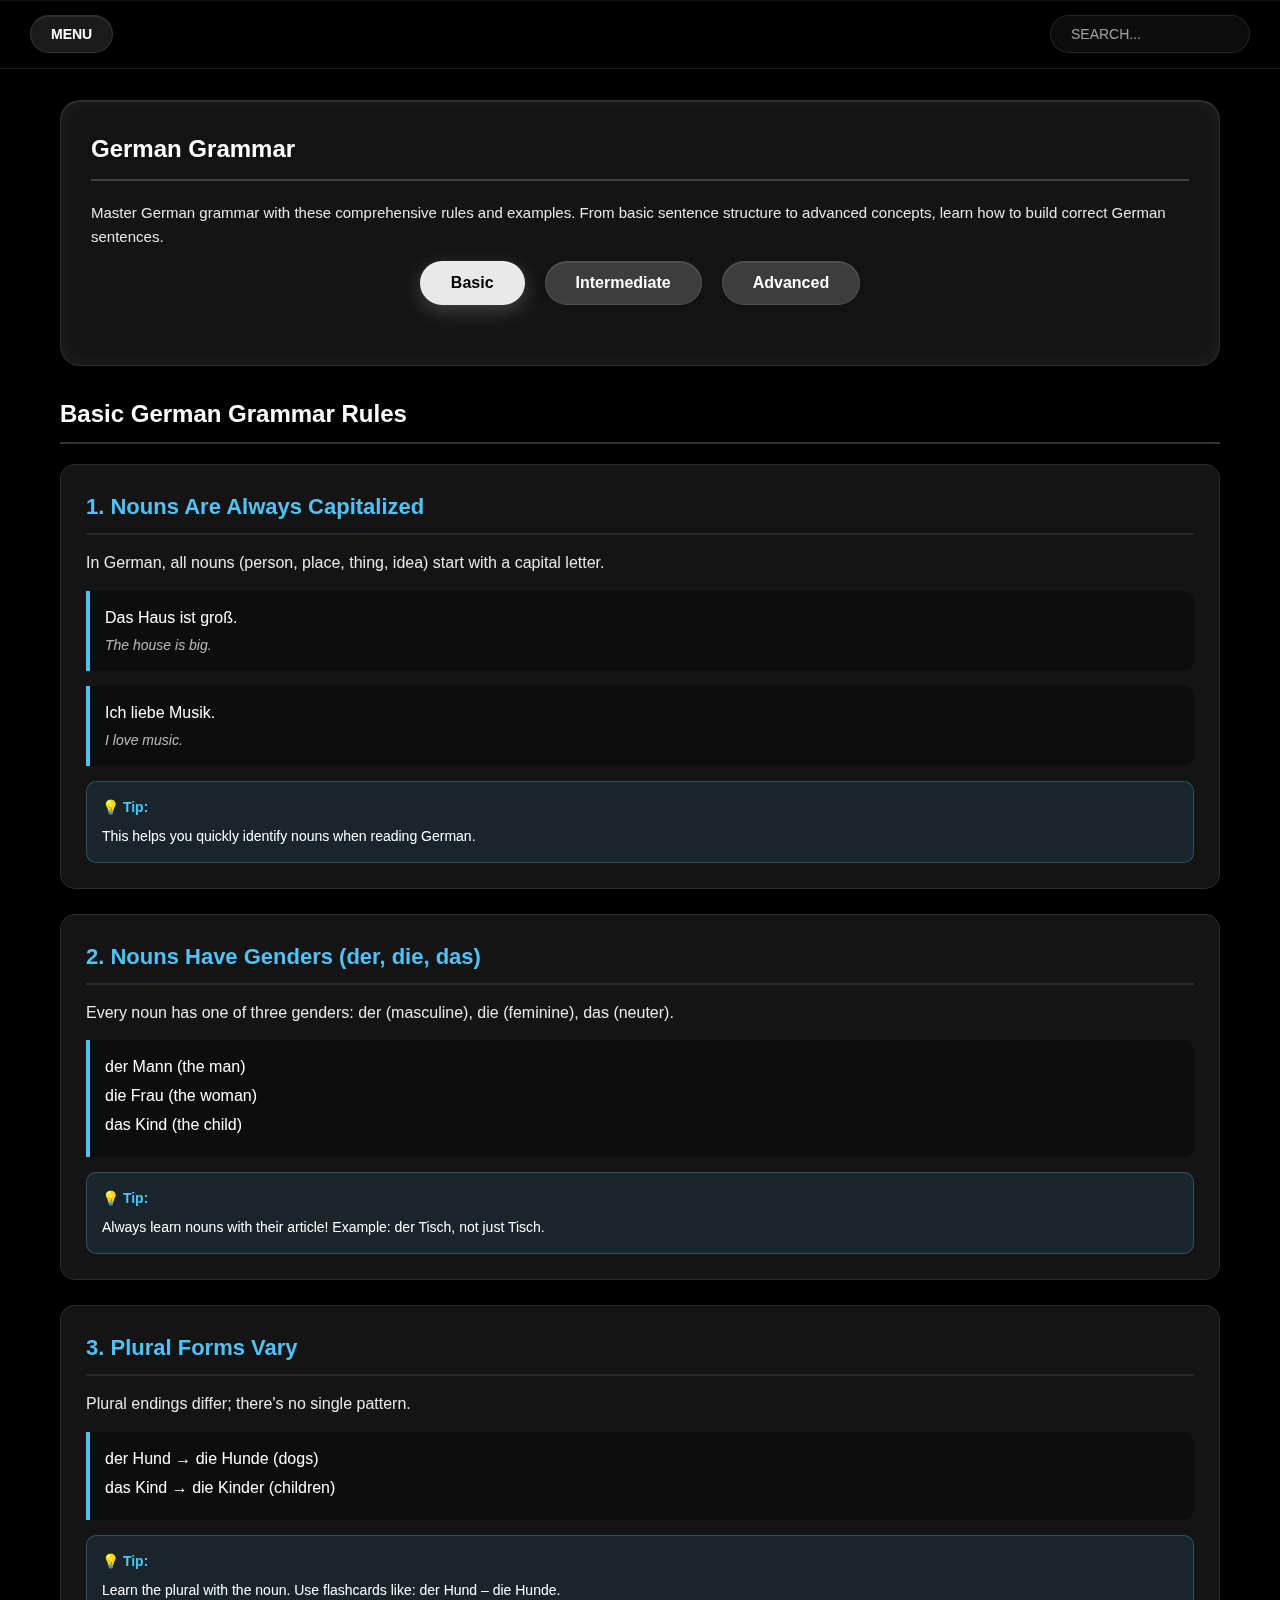
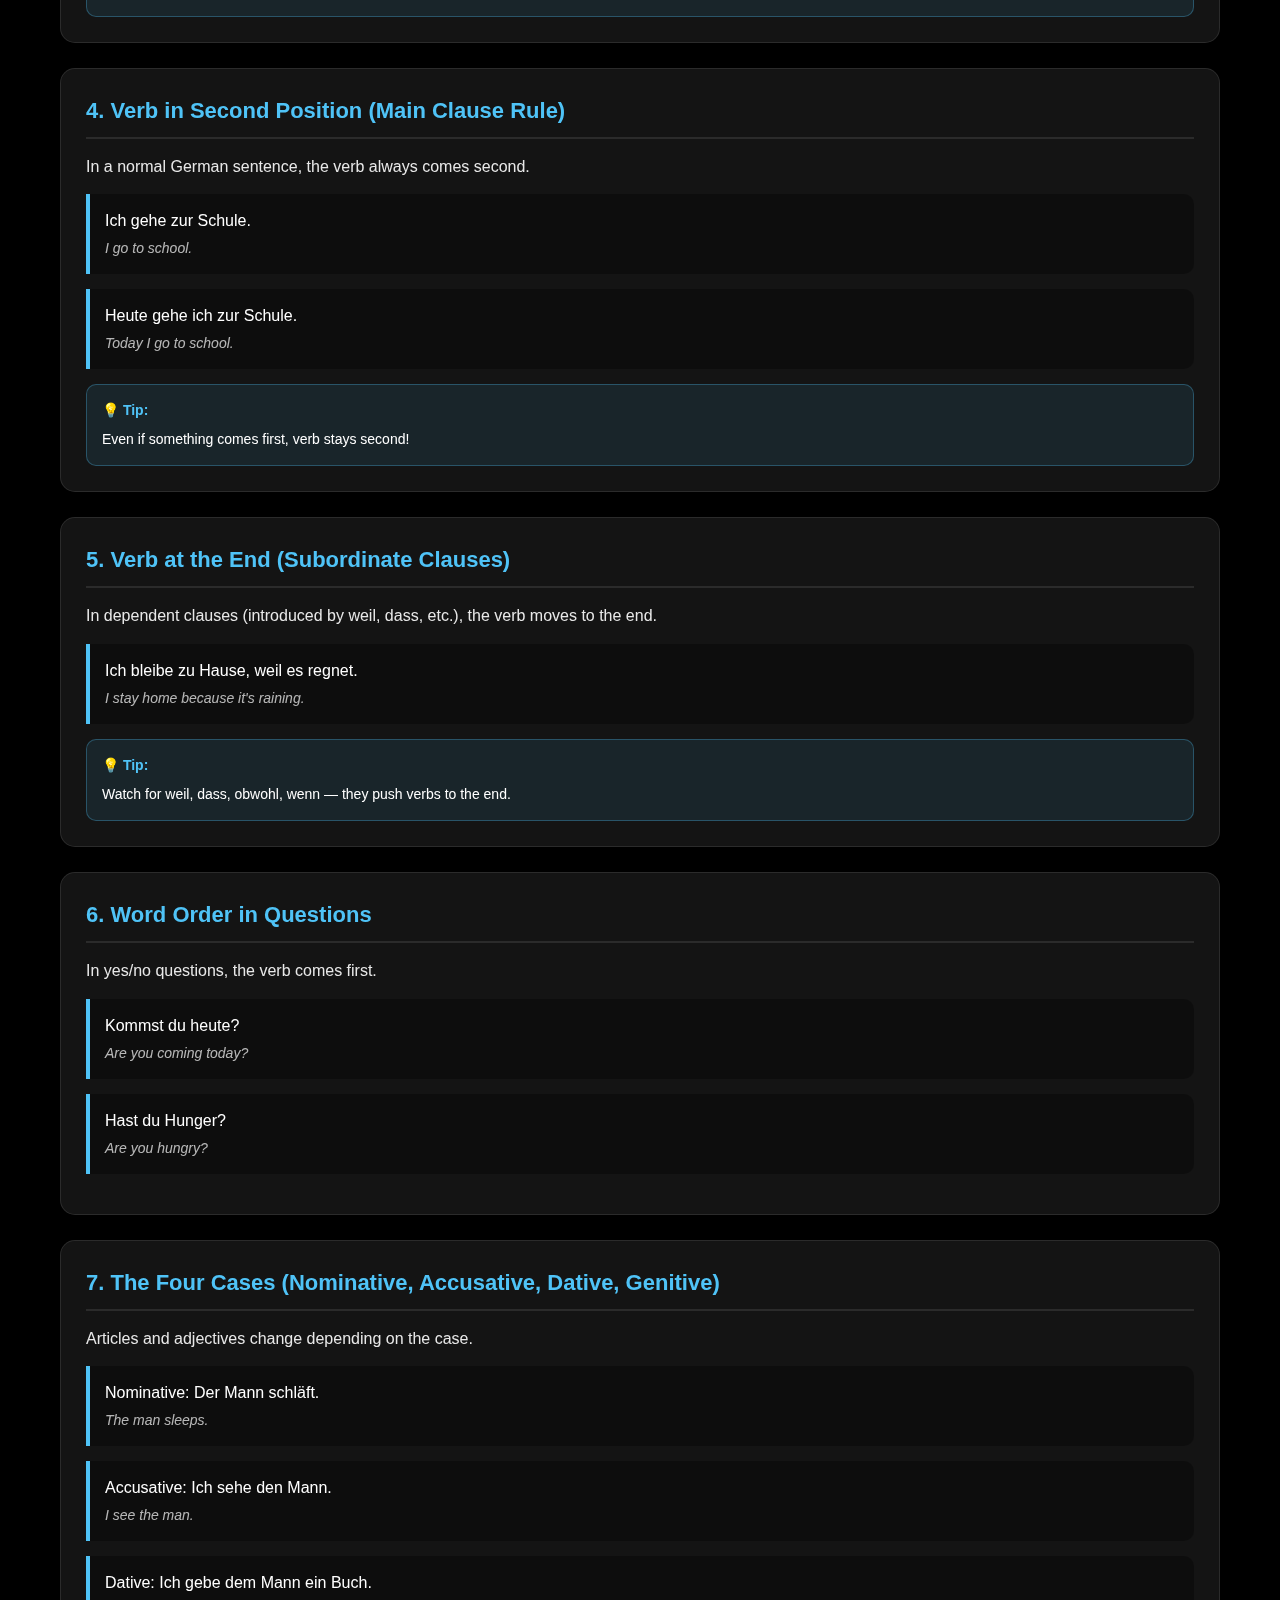
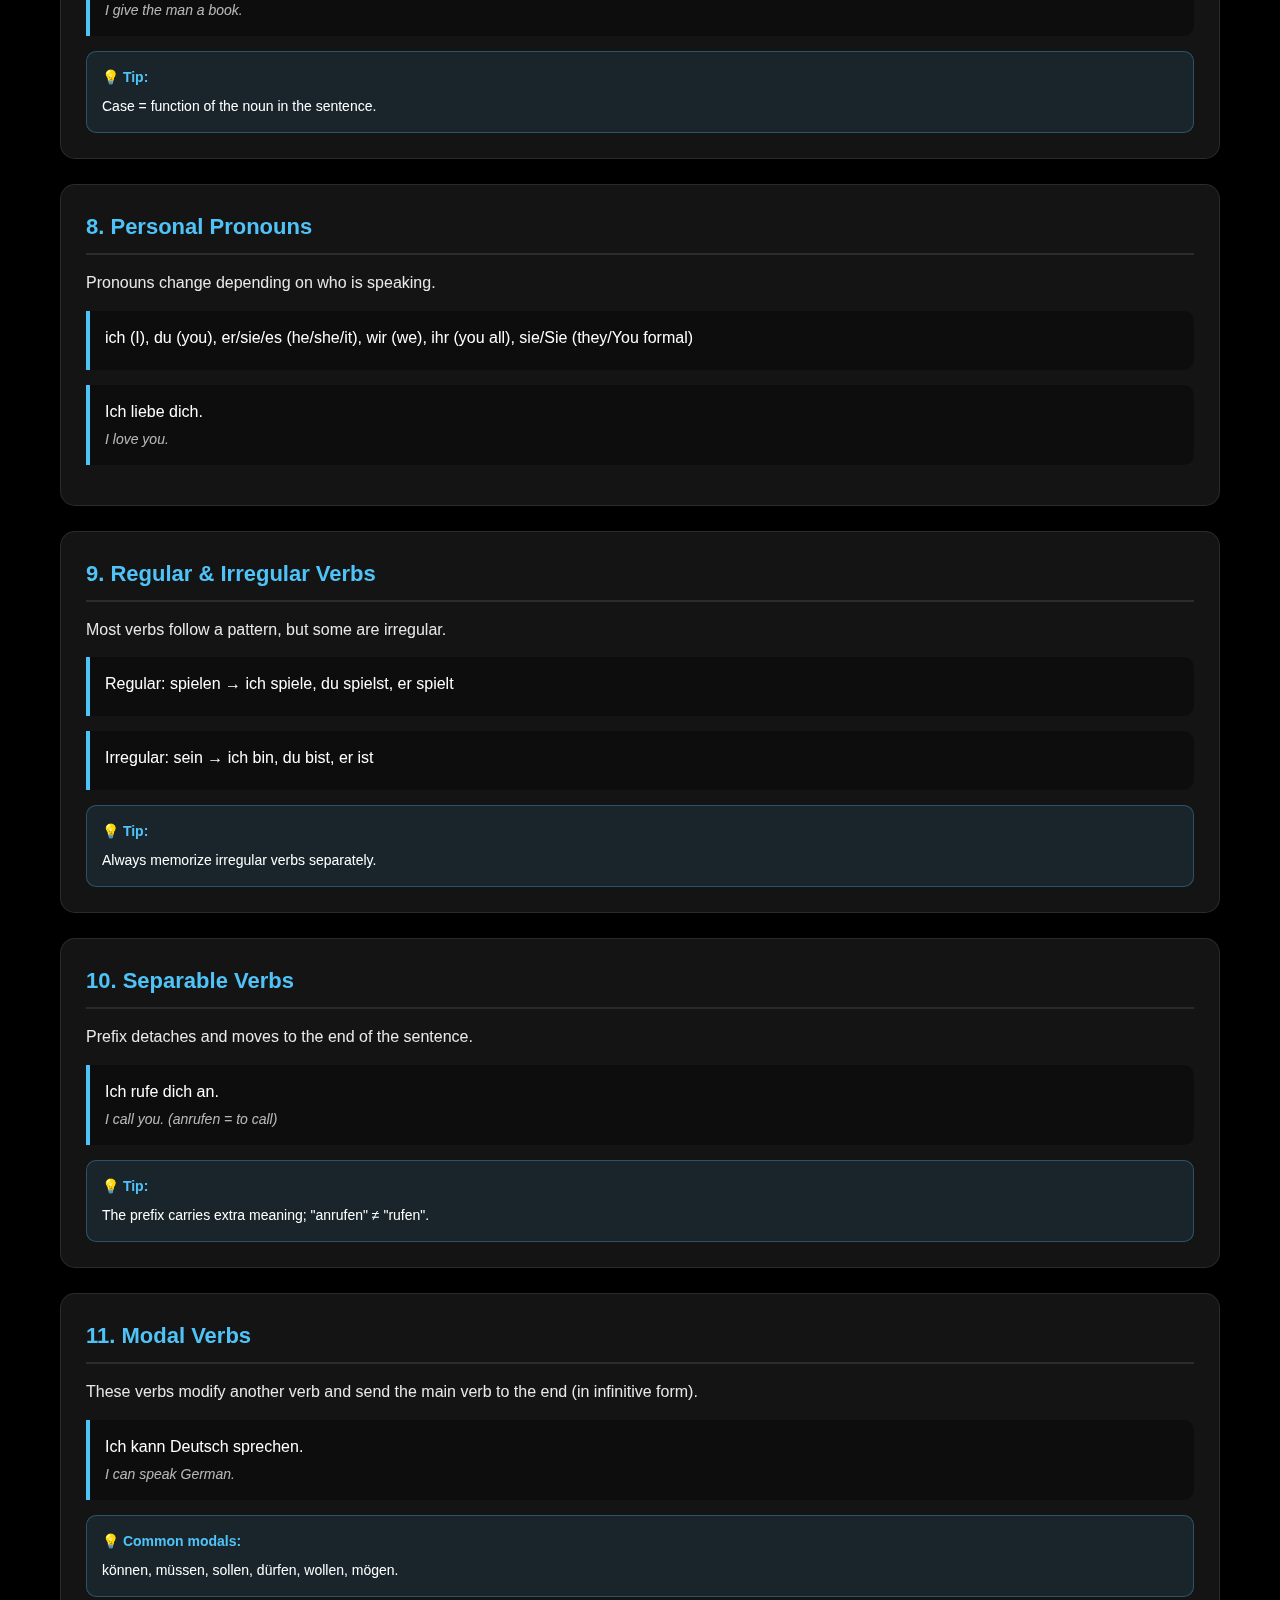
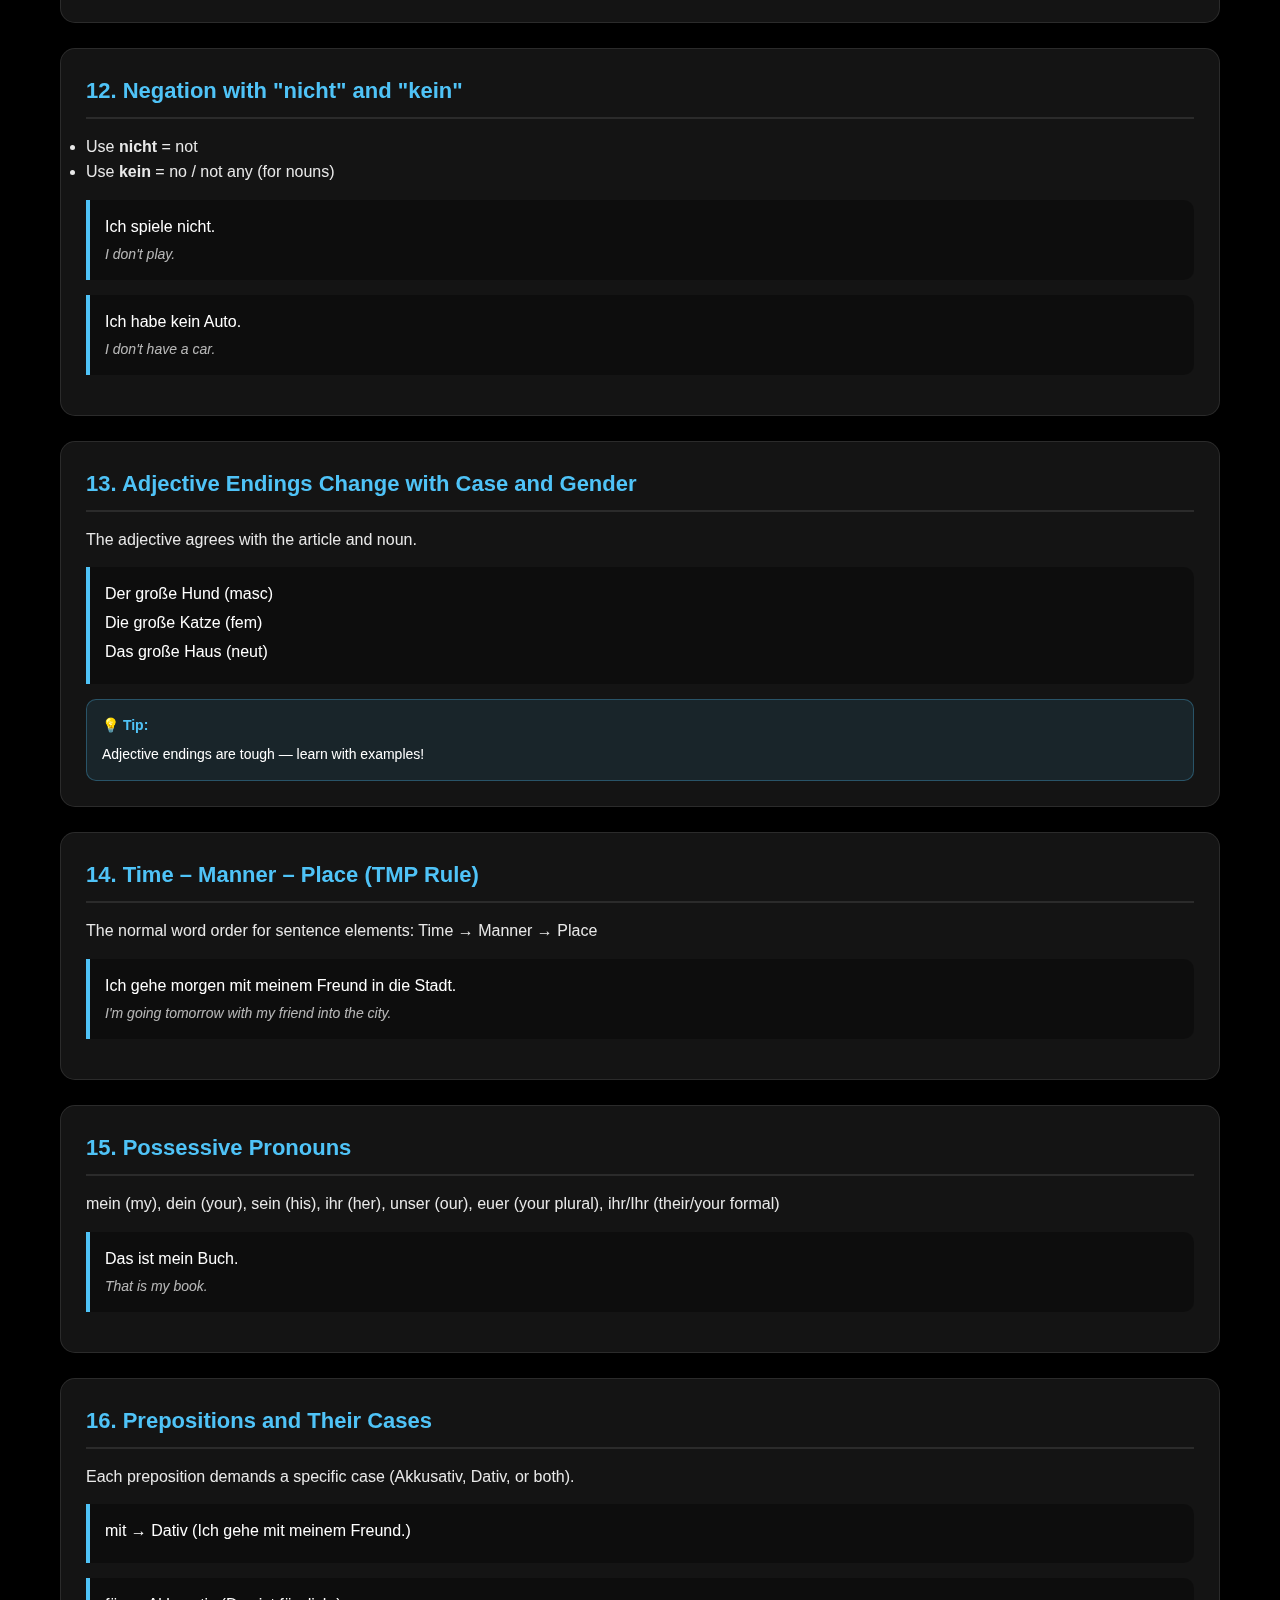
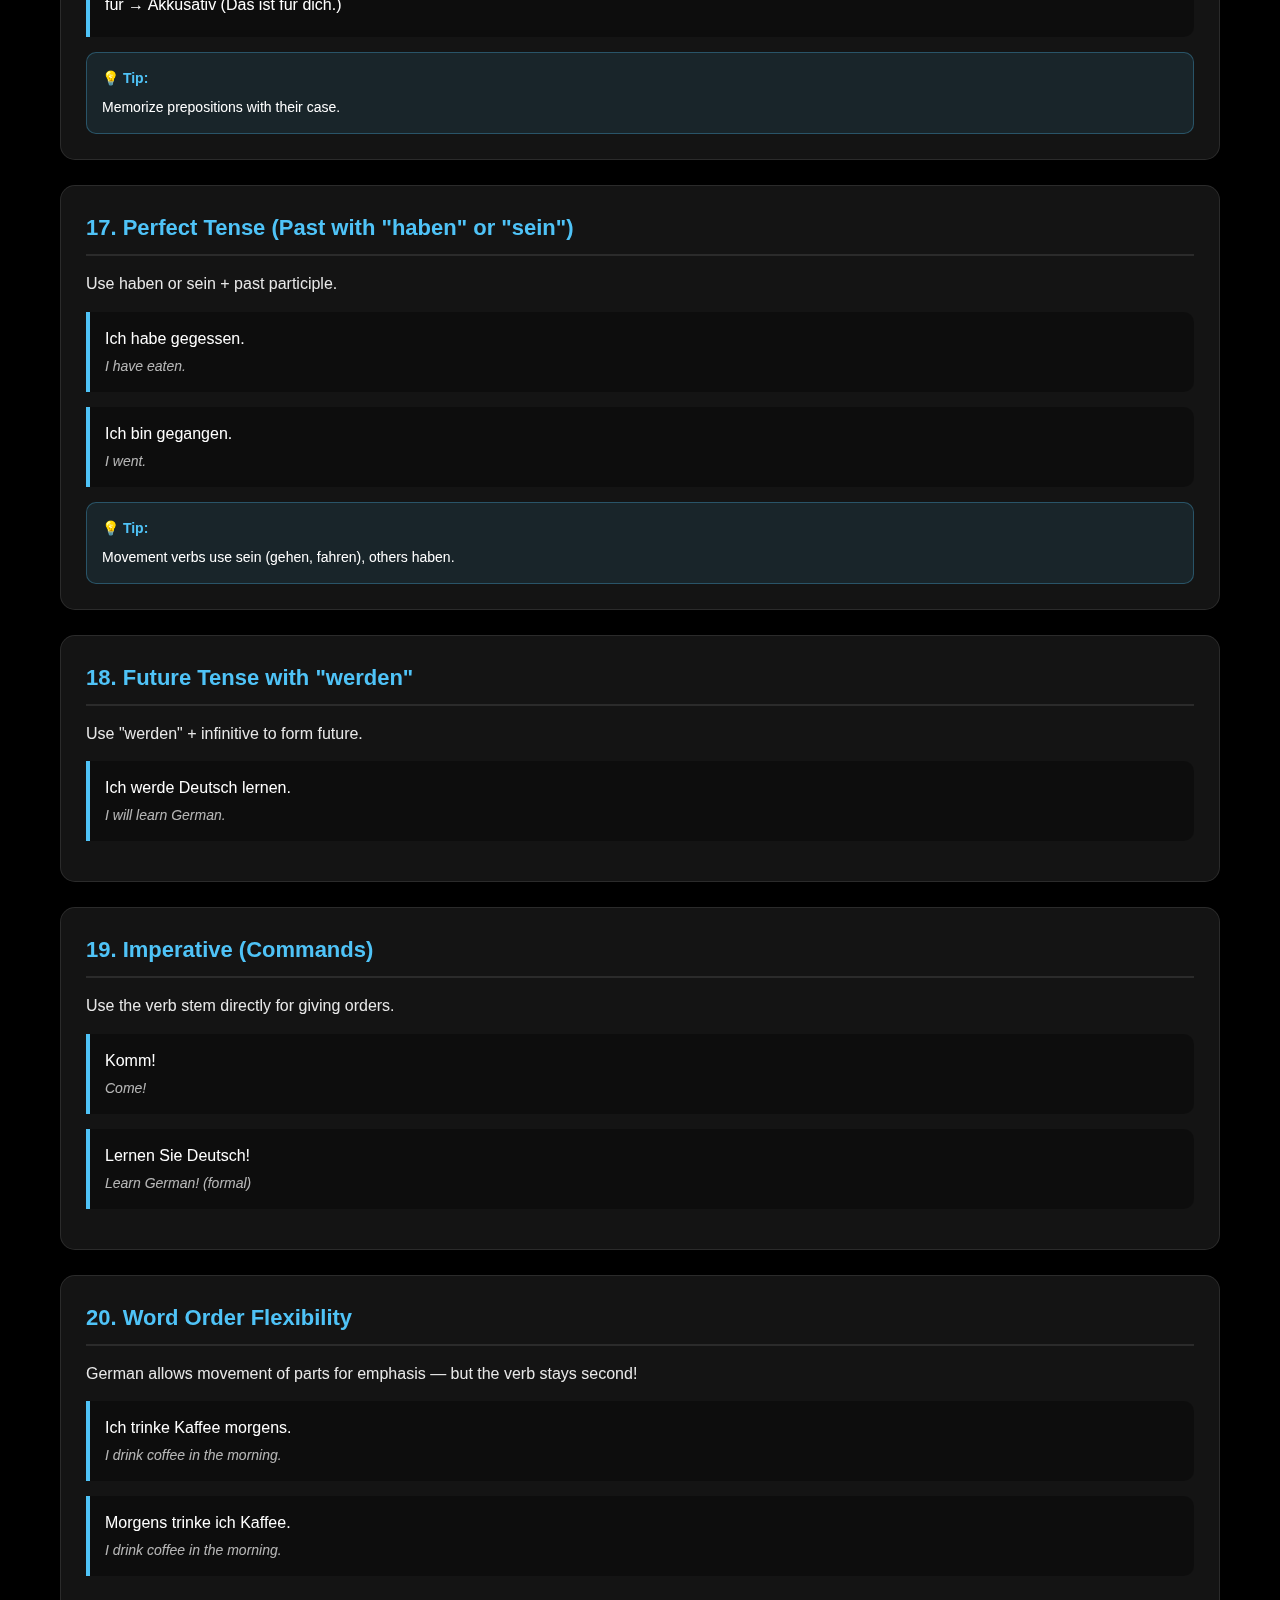
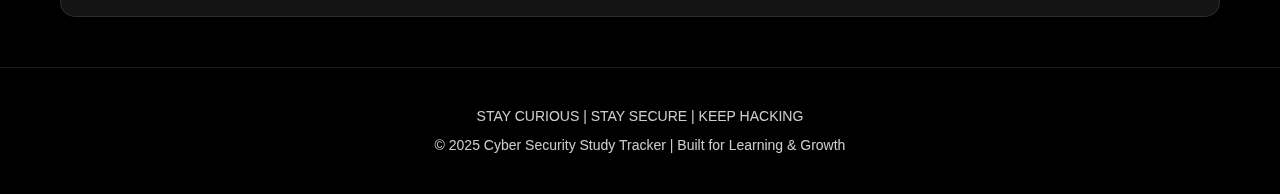
<file: html/grammer.html>
<!DOCTYPE html>
<html lang="en">
<head>
    <meta charset="UTF-8">
    <meta name="viewport" content="width=device-width, initial-scale=1.0">
    <title>German Grammar</title>
     <link rel="icon" href="/assets/logo.png" type="image/png">
    <link rel="stylesheet" href="https://cdnjs.cloudflare.com/ajax/libs/font-awesome/6.4.0/css/all.min.css">
    <style>
        * {
            margin: 0;
            padding: 0;
            box-sizing: border-box;
        }

        body {
            background: #000;
            color: #fff;
            font-family: 'Segoe UI', Tahoma, Geneva, Verdana, sans-serif;
            overflow-x: hidden;
            min-height: 100vh;
            font-size: 14px;
            line-height: 1.5;
            position: relative;
        }

        /* Background Image with Transparency */
        body::before {
            content: '';
            position: fixed;
            top: 0;
            left: 0;
            width: 100%;
            height: 100%;
            background: 
                linear-gradient(
                    rgba(0, 0, 0, 0.85), 
                    rgba(0, 0, 0, 0.9)
                ),
                url('https://images.unsplash.com/photo-1550751827-4bd374c3f58b?w=1200&h=800&fit=crop') center/cover;
            opacity: 0.4;
            z-index: -1;
            filter: blur(1px) grayscale(30%);
        }

        /* Full screen layout */
        html, body {
            height: 100%;
        }

        .container {
            min-height: 100vh;
            display: flex;
            flex-direction: column;
            position: relative;
            z-index: 1;
        }

        .main-content {
            flex: 1;
            padding: 20px;
            margin-top: 60px;
        }

        /* Enhanced Sticky Navigation - Glass Effect */
        nav {
            position: fixed;
            top: 0;
            width: 100%;
            background: rgba(0, 0, 0, 0.8);
            backdrop-filter: blur(25px);
            -webkit-backdrop-filter: blur(25px);
            padding: 15px 30px;
            display: flex;
            justify-content: space-between;
            align-items: center;
            z-index: 1000;
            border-bottom: 1px solid rgba(255, 255, 255, 0.1);
            box-shadow: 
                0 4px 20px rgba(0, 0, 0, 0.3),
                inset 0 1px 0 rgba(255, 255, 255, 0.05);
        }

        .nav-left {
            display: flex;
            align-items: center;
            gap: 25px;
        }

        .menu-btn {
            background: rgba(255, 255, 255, 0.1);
            backdrop-filter: blur(10px);
            -webkit-backdrop-filter: blur(10px);
            border: 1px solid rgba(255, 255, 255, 0.1);
            color: #fff;
            padding: 10px 20px;
            cursor: pointer;
            font-family: 'Segoe UI', Tahoma, Geneva, Verdana, sans-serif;
            font-size: 14px;
            font-weight: 600;
            border-radius: 25px;
            transition: all 0.4s ease;
            box-shadow: 
                0 4px 12px rgba(0, 0, 0, 0.1),
                inset 0 1px 0 rgba(255, 255, 255, 0.1);
        }

        .menu-btn:hover {
            background: rgba(255, 255, 255, 0.9);
            color: #000;
            transform: translateY(-2px);
            box-shadow: 
                0 6px 20px rgba(255, 255, 255, 0.2),
                inset 0 1px 0 rgba(255, 255, 255, 0.3);
        }

        .nav-links {
            display: flex;
            gap: 20px;
        }

        .nav-links a {
            color: #fff;
            text-decoration: none;
            font-size: 14px;
            font-weight: 600;
            transition: all 0.4s ease;
            padding: 8px 16px;
            border-radius: 20px;
            position: relative;
            background: rgba(255, 255, 255, 0.1);
            backdrop-filter: blur(10px);
            -webkit-backdrop-filter: blur(10px);
            border: 1px solid rgba(255, 255, 255, 0.1);
            box-shadow: 
                0 4px 12px rgba(0, 0, 0, 0.1),
                inset 0 1px 0 rgba(255, 255, 255, 0.1);
        }

        .nav-links a:hover {
            background: rgba(255, 255, 255, 0.9);
            color: #000;
            transform: translateY(-1px);
            box-shadow: 
                0 6px 20px rgba(255, 255, 255, 0.2),
                inset 0 1px 0 rgba(255, 255, 255, 0.3);
        }

        /* Search Bar - Glass Effect */
        .search-container {
            position: relative;
        }

        .search-input {
            background: rgba(255, 255, 255, 0.05);
            backdrop-filter: blur(10px);
            -webkit-backdrop-filter: blur(10px);
            border: 1px solid rgba(255, 255, 255, 0.1);
            color: #fff;
            padding: 10px 20px;
            border-radius: 25px;
            font-family: 'Segoe UI', Tahoma, Geneva, Verdana, sans-serif;
            font-size: 14px;
            width: 200px;
            transition: all 0.4s ease;
            box-shadow: 
                inset 0 2px 4px rgba(0, 0, 0, 0.1),
                0 2px 8px rgba(0, 0, 0, 0.1);
        }

        .search-input:focus {
            outline: none;
            border-color: rgba(255, 255, 255, 0.2);
            width: 250px;
            background: rgba(255, 255, 255, 0.08);
            box-shadow: 
                inset 0 2px 4px rgba(0, 0, 0, 0.1),
                0 2px 12px rgba(255, 255, 255, 0.1);
        }

        .search-input::placeholder {
            color: rgba(255, 255, 255, 0.6);
        }

        /* Enhanced Dropdown Menu - Glass Effect */
        .dropdown {
            position: fixed;
            top: 70px;
            left: 30px;
            background: rgba(255, 255, 255, 0.1);
            backdrop-filter: blur(25px);
            -webkit-backdrop-filter: blur(25px);
            padding: 15px;
            display: none;
            flex-direction: column;
            gap: 8px;
            z-index: 999;
            min-width: 180px;
            border-radius: 15px;
            border: 1px solid rgba(255, 255, 255, 0.15);
            box-shadow: 
                0 15px 35px rgba(0, 0, 0, 0.3),
                inset 0 1px 0 rgba(255, 255, 255, 0.1);
            transform: translateY(-10px);
            opacity: 0;
            transition: all 0.4s ease;
        }

        .dropdown.active {
            display: flex;
            transform: translateY(0);
            opacity: 1;
        }

        .dropdown a {
            color: #fff;
            text-decoration: none;
            font-size: 14px;
            padding: 12px 16px;
            border-radius: 10px;
            transition: all 0.4s ease;
            font-weight: 600;
            background: transparent;
            backdrop-filter: none;
            border: none;
            box-shadow: none;
        }

        .dropdown a:hover {
            background: rgba(255, 255, 255, 0.9);
            color: #000;
            transform: translateX(5px);
            border-radius: 10px;
            box-shadow: none;
        }

        /* Content Boxes - Enhanced Glass Effect */
        .content-box {
            background: rgba(255, 255, 255, 0.08);
            backdrop-filter: blur(20px);
            -webkit-backdrop-filter: blur(20px);
            color: #fff;
            padding: 30px;
            border-radius: 20px;
            border: 1px solid rgba(255, 255, 255, 0.1);
            transition: all 0.4s ease;
            height: 100%;
            display: flex;
            flex-direction: column;
            box-shadow: 
                0 8px 32px rgba(0, 0, 0, 0.2),
                inset 0 1px 0 rgba(255, 255, 255, 0.1),
                inset 0 0 20px rgba(255, 255, 255, 0.05);
            position: relative;
            z-index: 2;
        }

        .content-box:hover {
            transform: translateY(-5px);
            background: rgba(255, 255, 255, 0.12);
            border: 1px solid rgba(255, 255, 255, 0.15);
            box-shadow: 
                0 12px 40px rgba(0, 0, 0, 0.3),
                inset 0 1px 0 rgba(255, 255, 255, 0.15),
                inset 0 0 25px rgba(255, 255, 255, 0.08);
        }

        .content-box h2 {
            font-size: 24px;
            margin-bottom: 20px;
            color: #fff;
            font-weight: 600;
            border-bottom: 2px solid rgba(255, 255, 255, 0.2);
            padding-bottom: 12px;
            text-shadow: 0 2px 4px rgba(0, 0, 0, 0.3);
        }

        .content-box p {
            line-height: 1.6;
            font-size: 15px;
            margin-bottom: 12px;
            color: rgba(255, 255, 255, 0.9);
            text-shadow: 0 1px 2px rgba(0, 0, 0, 0.2);
        }

        .content-box strong {
            color: #fff;
            text-shadow: 0 1px 2px rgba(0, 0, 0, 0.3);
        }

        /* German Container Styles */
        .german-container {
            opacity: 1;
            margin-top: 80px;
            padding: 20px;
            max-width: 1200px;
            margin-left: auto;
            margin-right: auto;
            position: relative;
            z-index: 2;
        }

        .level-buttons {
            display: flex;
            justify-content: center;
            gap: 20px;
            margin-bottom: 30px;
        }

        .level-btn {
            background: rgba(255, 255, 255, 0.1);
            backdrop-filter: blur(10px);
            -webkit-backdrop-filter: blur(10px);
            border: 1px solid rgba(255, 255, 255, 0.1);
            color: #fff;
            padding: 12px 30px;
            cursor: pointer;
            font-family: 'Segoe UI', Tahoma, Geneva, Verdana, sans-serif;
            font-size: 16px;
            font-weight: 600;
            border-radius: 25px;
            transition: all 0.4s ease;
            box-shadow: 
                0 4px 12px rgba(0, 0, 0, 0.1),
                inset 0 1px 0 rgba(255, 255, 255, 0.1);
        }

        .level-btn:hover {
            background: rgba(255, 255, 255, 0.2);
            transform: translateY(-2px);
        }

        .level-btn.active {
            background: rgba(255, 255, 255, 0.9);
            color: #000;
            box-shadow: 
                0 6px 20px rgba(255, 255, 255, 0.2),
                inset 0 1px 0 rgba(255, 255, 255, 0.3);
        }

        /* Footer - Glass Effect */
        footer {
            text-align: center;
            padding: 30px;
            color: #fff;
            background: rgba(0, 0, 0, 0.7);
            backdrop-filter: blur(20px);
            -webkit-backdrop-filter: blur(20px);
            border-top: 1px solid rgba(255, 255, 255, 0.1);
            font-size: 14px;
            margin-top: auto;
            position: relative;
            z-index: 2;
        }

        footer p {
            margin: 8px 0;
            color: rgba(255, 255, 255, 0.8);
        }

        /* Smooth scroll behavior */
        html {
            scroll-behavior: smooth;
        }

        /* Focus states for accessibility */
        button:focus,
        input:focus,
        a:focus {
            outline: 2px solid rgba(255, 255, 255, 0.5);
            outline-offset: 3px;
            border-radius: 25px;
        }

        /* Grammar-specific styles */
        .grammar-content {
            display: none;
        }
        
        .grammar-content.active {
            display: block;
        }
        
        .grammar-rule {
            background: rgba(255, 255, 255, 0.08);
            backdrop-filter: blur(20px);
            -webkit-backdrop-filter: blur(20px);
            border: 1px solid rgba(255, 255, 255, 0.1);
            border-radius: 15px;
            padding: 25px;
            margin-bottom: 25px;
            transition: all 0.4s ease;
            box-shadow: 0 8px 32px rgba(0, 0, 0, 0.2);
        }
        
        .grammar-rule:hover {
            transform: translateY(-5px);
            background: rgba(255, 255, 255, 0.12);
            border: 1px solid rgba(255, 255, 255, 0.15);
            box-shadow: 0 12px 40px rgba(0, 0, 0, 0.3);
        }
        
        .rule-title {
            font-size: 22px;
            font-weight: 600;
            margin-bottom: 15px;
            color: #4fc3f7;
            border-bottom: 2px solid rgba(255, 255, 255, 0.1);
            padding-bottom: 10px;
        }
        
        .rule-explanation {
            font-size: 16px;
            line-height: 1.6;
            margin-bottom: 15px;
            color: rgba(255, 255, 255, 0.9);
        }
        
        .example-box {
            background: rgba(0, 0, 0, 0.3);
            border-left: 4px solid #4fc3f7;
            padding: 15px;
            margin: 15px 0;
            border-radius: 0 10px 10px 0;
        }
        
        .german-example {
            font-size: 16px;
            font-weight: 500;
            margin-bottom: 5px;
        }
        
        .english-translation {
            font-size: 14px;
            color: rgba(255, 255, 255, 0.7);
            font-style: italic;
        }
        
        .tip-box {
            background: rgba(79, 195, 247, 0.1);
            border: 1px solid rgba(79, 195, 247, 0.3);
            border-radius: 10px;
            padding: 15px;
            margin-top: 15px;
        }
        
        .tip-title {
            font-weight: 600;
            color: #4fc3f7;
            margin-bottom: 8px;
        }
        
        .grammar-table {
            width: 100%;
            border-collapse: collapse;
            margin: 15px 0;
            background: rgba(0, 0, 0, 0.2);
            border-radius: 10px;
            overflow: hidden;
        }
        
        .grammar-table th {
            background: rgba(79, 195, 247, 0.2);
            padding: 12px 15px;
            text-align: left;
            font-weight: 600;
        }
        
        .grammar-table td {
            padding: 10px 15px;
            border-bottom: 1px solid rgba(255, 255, 255, 0.1);
        }
        
        .grammar-table tr:last-child td {
            border-bottom: none;
        }
        
        .grammar-section {
            margin-bottom: 30px;
        }
        
        .section-title {
            font-size: 24px;
            font-weight: 600;
            margin: 30px 0 20px 0;
            color: #fff;
            border-bottom: 2px solid rgba(255, 255, 255, 0.2);
            padding-bottom: 10px;
        }
        
        .grammar-formula {
            background: rgba(0, 0, 0, 0.4);
            padding: 12px 15px;
            border-radius: 8px;
            font-family: monospace;
            margin: 10px 0;
            border-left: 3px solid #4fc3f7;
        }

        /* Responsive adjustments */
        @media (max-width: 768px) {
            .nav-links {
                display: none;
            }
            
            .search-input {
                width: 150px;
            }
            
            .search-input:focus {
                width: 180px;
            }

            .level-buttons {
                flex-direction: column;
                align-items: center;
            }

            .level-btn {
                width: 200px;
            }

            .grammar-rule {
                padding: 15px;
            }

            .rule-title {
                font-size: 18px;
            }

            body::before {
                background-attachment: scroll;
            }
        }

        /* Ensure content is readable over background */
        .german-container > * {
            position: relative;
            z-index: 2;
        }
    </style>
</head>
<body>
    <!-- Navigation -->
    <nav>
        <div class="nav-left">
            <button class="menu-btn" id="menuBtn">MENU</button>
        </div>
        <div class="search-container">
            <input type="text" class="search-input" placeholder="SEARCH..." id="searchInput">
        </div>
    </nav>

    <!-- Dropdown Menu -->
    <div class="dropdown" id="dropdown">
         <a href="/index.html">Home</a>
        <a href="/html/conversation.html">Conversations</a>
        <a href="/html/vocaublary.html">Vocabulary</a>
        <a href="/html/grammer.html">Grammar</a>
    </div>

    <!-- German Content -->
    <div class="container">
        <div class="german-container">
            <div class="content-box">
                <h2>German Grammar</h2>
                <p>Master German grammar with these comprehensive rules and examples. From basic sentence structure to advanced concepts, learn how to build correct German sentences.</p>
                
                <div class="level-buttons">
                    <button class="level-btn active" data-level="basic">Basic</button>
                    <button class="level-btn" data-level="intermediate">Intermediate</button>
                    <button class="level-btn" data-level="advanced">Advanced</button>
                </div>
            </div>

            <!-- Basic Grammar Content -->
            <div class="grammar-content active" id="basicContent">
                <div class="grammar-section">
                    <h2 class="section-title">Basic German Grammar Rules</h2>
                    
                    <div class="grammar-rule">
                        <h3 class="rule-title">1. Nouns Are Always Capitalized</h3>
                        <div class="rule-explanation">In German, all nouns (person, place, thing, idea) start with a capital letter.</div>
                        <div class="example-box">
                            <div class="german-example">Das Haus ist groß.</div>
                            <div class="english-translation">The house is big.</div>
                        </div>
                        <div class="example-box">
                            <div class="german-example">Ich liebe Musik.</div>
                            <div class="english-translation">I love music.</div>
                        </div>
                        <div class="tip-box">
                            <div class="tip-title">💡 Tip:</div>
                            <div>This helps you quickly identify nouns when reading German.</div>
                        </div>
                    </div>
                    
                    <div class="grammar-rule">
                        <h3 class="rule-title">2. Nouns Have Genders (der, die, das)</h3>
                        <div class="rule-explanation">Every noun has one of three genders: der (masculine), die (feminine), das (neuter).</div>
                        <div class="example-box">
                            <div class="german-example">der Mann (the man)</div>
                            <div class="german-example">die Frau (the woman)</div>
                            <div class="german-example">das Kind (the child)</div>
                        </div>
                        <div class="tip-box">
                            <div class="tip-title">💡 Tip:</div>
                            <div>Always learn nouns with their article! Example: der Tisch, not just Tisch.</div>
                        </div>
                    </div>
                    
                    <div class="grammar-rule">
                        <h3 class="rule-title">3. Plural Forms Vary</h3>
                        <div class="rule-explanation">Plural endings differ; there's no single pattern.</div>
                        <div class="example-box">
                            <div class="german-example">der Hund → die Hunde (dogs)</div>
                            <div class="german-example">das Kind → die Kinder (children)</div>
                        </div>
                        <div class="tip-box">
                            <div class="tip-title">💡 Tip:</div>
                            <div>Learn the plural with the noun. Use flashcards like: der Hund – die Hunde.</div>
                        </div>
                    </div>
                    
                    <div class="grammar-rule">
                        <h3 class="rule-title">4. Verb in Second Position (Main Clause Rule)</h3>
                        <div class="rule-explanation">In a normal German sentence, the verb always comes second.</div>
                        <div class="example-box">
                            <div class="german-example">Ich gehe zur Schule.</div>
                            <div class="english-translation">I go to school.</div>
                        </div>
                        <div class="example-box">
                            <div class="german-example">Heute gehe ich zur Schule.</div>
                            <div class="english-translation">Today I go to school.</div>
                        </div>
                        <div class="tip-box">
                            <div class="tip-title">💡 Tip:</div>
                            <div>Even if something comes first, verb stays second!</div>
                        </div>
                    </div>
                    
                    <div class="grammar-rule">
                        <h3 class="rule-title">5. Verb at the End (Subordinate Clauses)</h3>
                        <div class="rule-explanation">In dependent clauses (introduced by weil, dass, etc.), the verb moves to the end.</div>
                        <div class="example-box">
                            <div class="german-example">Ich bleibe zu Hause, weil es regnet.</div>
                            <div class="english-translation">I stay home because it's raining.</div>
                        </div>
                        <div class="tip-box">
                            <div class="tip-title">💡 Tip:</div>
                            <div>Watch for weil, dass, obwohl, wenn — they push verbs to the end.</div>
                        </div>
                    </div>
                    
                    <div class="grammar-rule">
                        <h3 class="rule-title">6. Word Order in Questions</h3>
                        <div class="rule-explanation">In yes/no questions, the verb comes first.</div>
                        <div class="example-box">
                            <div class="german-example">Kommst du heute?</div>
                            <div class="english-translation">Are you coming today?</div>
                        </div>
                        <div class="example-box">
                            <div class="german-example">Hast du Hunger?</div>
                            <div class="english-translation">Are you hungry?</div>
                        </div>
                    </div>
                    
                    <div class="grammar-rule">
                        <h3 class="rule-title">7. The Four Cases (Nominative, Accusative, Dative, Genitive)</h3>
                        <div class="rule-explanation">Articles and adjectives change depending on the case.</div>
                        <div class="example-box">
                            <div class="german-example">Nominative: Der Mann schläft.</div>
                            <div class="english-translation">The man sleeps.</div>
                        </div>
                        <div class="example-box">
                            <div class="german-example">Accusative: Ich sehe den Mann.</div>
                            <div class="english-translation">I see the man.</div>
                        </div>
                        <div class="example-box">
                            <div class="german-example">Dative: Ich gebe dem Mann ein Buch.</div>
                            <div class="english-translation">I give the man a book.</div>
                        </div>
                        <div class="tip-box">
                            <div class="tip-title">💡 Tip:</div>
                            <div>Case = function of the noun in the sentence.</div>
                        </div>
                    </div>
                    
                    <div class="grammar-rule">
                        <h3 class="rule-title">8. Personal Pronouns</h3>
                        <div class="rule-explanation">Pronouns change depending on who is speaking.</div>
                        <div class="example-box">
                            <div class="german-example">ich (I), du (you), er/sie/es (he/she/it), wir (we), ihr (you all), sie/Sie (they/You formal)</div>
                        </div>
                        <div class="example-box">
                            <div class="german-example">Ich liebe dich.</div>
                            <div class="english-translation">I love you.</div>
                        </div>
                    </div>
                    
                    <div class="grammar-rule">
                        <h3 class="rule-title">9. Regular & Irregular Verbs</h3>
                        <div class="rule-explanation">Most verbs follow a pattern, but some are irregular.</div>
                        <div class="example-box">
                            <div class="german-example">Regular: spielen → ich spiele, du spielst, er spielt</div>
                        </div>
                        <div class="example-box">
                            <div class="german-example">Irregular: sein → ich bin, du bist, er ist</div>
                        </div>
                        <div class="tip-box">
                            <div class="tip-title">💡 Tip:</div>
                            <div>Always memorize irregular verbs separately.</div>
                        </div>
                    </div>
                    
                    <div class="grammar-rule">
                        <h3 class="rule-title">10. Separable Verbs</h3>
                        <div class="rule-explanation">Prefix detaches and moves to the end of the sentence.</div>
                        <div class="example-box">
                            <div class="german-example">Ich rufe dich an.</div>
                            <div class="english-translation">I call you. (anrufen = to call)</div>
                        </div>
                        <div class="tip-box">
                            <div class="tip-title">💡 Tip:</div>
                            <div>The prefix carries extra meaning; "anrufen" ≠ "rufen".</div>
                        </div>
                    </div>
                    
                    <div class="grammar-rule">
                        <h3 class="rule-title">11. Modal Verbs</h3>
                        <div class="rule-explanation">These verbs modify another verb and send the main verb to the end (in infinitive form).</div>
                        <div class="example-box">
                            <div class="german-example">Ich kann Deutsch sprechen.</div>
                            <div class="english-translation">I can speak German.</div>
                        </div>
                        <div class="tip-box">
                            <div class="tip-title">💡 Common modals:</div>
                            <div>können, müssen, sollen, dürfen, wollen, mögen.</div>
                        </div>
                    </div>
                    
                    <div class="grammar-rule">
                        <h3 class="rule-title">12. Negation with "nicht" and "kein"</h3>
                        <div class="rule-explanation">
                            <ul>
                                <li>Use <strong>nicht</strong> = not</li>
                                <li>Use <strong>kein</strong> = no / not any (for nouns)</li>
                            </ul>
                        </div>
                        <div class="example-box">
                            <div class="german-example">Ich spiele nicht.</div>
                            <div class="english-translation">I don't play.</div>
                        </div>
                        <div class="example-box">
                            <div class="german-example">Ich habe kein Auto.</div>
                            <div class="english-translation">I don't have a car.</div>
                        </div>
                    </div>
                    
                    <div class="grammar-rule">
                        <h3 class="rule-title">13. Adjective Endings Change with Case and Gender</h3>
                        <div class="rule-explanation">The adjective agrees with the article and noun.</div>
                        <div class="example-box">
                            <div class="german-example">Der große Hund (masc)</div>
                            <div class="german-example">Die große Katze (fem)</div>
                            <div class="german-example">Das große Haus (neut)</div>
                        </div>
                        <div class="tip-box">
                            <div class="tip-title">💡 Tip:</div>
                            <div>Adjective endings are tough — learn with examples!</div>
                        </div>
                    </div>
                    
                    <div class="grammar-rule">
                        <h3 class="rule-title">14. Time – Manner – Place (TMP Rule)</h3>
                        <div class="rule-explanation">The normal word order for sentence elements: Time → Manner → Place</div>
                        <div class="example-box">
                            <div class="german-example">Ich gehe morgen mit meinem Freund in die Stadt.</div>
                            <div class="english-translation">I'm going tomorrow with my friend into the city.</div>
                        </div>
                    </div>
                    
                    <div class="grammar-rule">
                        <h3 class="rule-title">15. Possessive Pronouns</h3>
                        <div class="rule-explanation">mein (my), dein (your), sein (his), ihr (her), unser (our), euer (your plural), ihr/Ihr (their/your formal)</div>
                        <div class="example-box">
                            <div class="german-example">Das ist mein Buch.</div>
                            <div class="english-translation">That is my book.</div>
                        </div>
                    </div>
                    
                    <div class="grammar-rule">
                        <h3 class="rule-title">16. Prepositions and Their Cases</h3>
                        <div class="rule-explanation">Each preposition demands a specific case (Akkusativ, Dativ, or both).</div>
                        <div class="example-box">
                            <div class="german-example">mit → Dativ (Ich gehe mit meinem Freund.)</div>
                        </div>
                        <div class="example-box">
                            <div class="german-example">für → Akkusativ (Das ist für dich.)</div>
                        </div>
                        <div class="tip-box">
                            <div class="tip-title">💡 Tip:</div>
                            <div>Memorize prepositions with their case.</div>
                        </div>
                    </div>
                    
                    <div class="grammar-rule">
                        <h3 class="rule-title">17. Perfect Tense (Past with "haben" or "sein")</h3>
                        <div class="rule-explanation">Use haben or sein + past participle.</div>
                        <div class="example-box">
                            <div class="german-example">Ich habe gegessen.</div>
                            <div class="english-translation">I have eaten.</div>
                        </div>
                        <div class="example-box">
                            <div class="german-example">Ich bin gegangen.</div>
                            <div class="english-translation">I went.</div>
                        </div>
                        <div class="tip-box">
                            <div class="tip-title">💡 Tip:</div>
                            <div>Movement verbs use sein (gehen, fahren), others haben.</div>
                        </div>
                    </div>
                    
                    <div class="grammar-rule">
                        <h3 class="rule-title">18. Future Tense with "werden"</h3>
                        <div class="rule-explanation">Use "werden" + infinitive to form future.</div>
                        <div class="example-box">
                            <div class="german-example">Ich werde Deutsch lernen.</div>
                            <div class="english-translation">I will learn German.</div>
                        </div>
                    </div>
                    
                    <div class="grammar-rule">
                        <h3 class="rule-title">19. Imperative (Commands)</h3>
                        <div class="rule-explanation">Use the verb stem directly for giving orders.</div>
                        <div class="example-box">
                            <div class="german-example">Komm!</div>
                            <div class="english-translation">Come!</div>
                        </div>
                        <div class="example-box">
                            <div class="german-example">Lernen Sie Deutsch!</div>
                            <div class="english-translation">Learn German! (formal)</div>
                        </div>
                    </div>
                    
                    <div class="grammar-rule">
                        <h3 class="rule-title">20. Word Order Flexibility</h3>
                        <div class="rule-explanation">German allows movement of parts for emphasis — but the verb stays second!</div>
                        <div class="example-box">
                            <div class="german-example">Ich trinke Kaffee morgens.</div>
                            <div class="english-translation">I drink coffee in the morning.</div>
                        </div>
                        <div class="example-box">
                            <div class="german-example">Morgens trinke ich Kaffee.</div>
                            <div class="english-translation">I drink coffee in the morning.</div>
                        </div>
                    </div>
                </div>
            </div>

            <!-- Intermediate Grammar Content -->
            <div class="grammar-content" id="intermediateContent">
                <div class="grammar-section">
                    <h2 class="section-title">Intermediate German Grammar</h2>
                    
                    <div class="grammar-rule">
                        <h3 class="rule-title">German Sentence Structure (SVO Rule)</h3>
                        <div class="rule-explanation">The normal word order in German is Subject – Verb – Object.</div>
                        <div class="grammar-formula">Subject + Verb + Object</div>
                        <div class="example-box">
                            <div class="german-example">Ich lerne Deutsch.</div>
                            <div class="english-translation">I learn German.</div>
                        </div>
                        <div class="example-box">
                            <div class="german-example">Du trinkst Wasser.</div>
                            <div class="english-translation">You drink water.</div>
                        </div>
                        <div class="tip-box">
                            <div class="tip-title">💡 Tip:</div>
                            <div>Just like English in simple sentences, but verbs can move depending on clause type.</div>
                        </div>
                    </div>
                    
                    <div class="grammar-rule">
                        <h3 class="rule-title">German Sentence Variations</h3>
                        <div class="example-box">
                            <div class="german-example">Statement: Ich gehe zur Schule.</div>
                            <div class="english-translation">I go to school.</div>
                        </div>
                        <div class="example-box">
                            <div class="german-example">Yes/No Question: Gehst du zur Schule?</div>
                            <div class="english-translation">Do you go to school?</div>
                        </div>
                        <div class="example-box">
                            <div class="german-example">W-Question: Wo gehst du hin?</div>
                            <div class="english-translation">Where are you going?</div>
                        </div>
                        <div class="example-box">
                            <div class="german-example">Command: Geh zur Schule!</div>
                            <div class="english-translation">Go to school!</div>
                        </div>
                        <div class="tip-box">
                            <div class="tip-title">💡 Note:</div>
                            <div>In yes/no questions and commands, the verb always comes first.</div>
                        </div>
                    </div>
                    
                    <div class="grammar-rule">
                        <h3 class="rule-title">Präsens (Present Tense)</h3>
                        <div class="rule-explanation">To describe current actions, habits, and facts.</div>
                        <div class="grammar-formula">Subject + Verb (in present form) + Object</div>
                        <div class="example-box">
                            <div class="german-example">Ich lerne Deutsch.</div>
                            <div class="english-translation">I learn / am learning German.</div>
                        </div>
                        <div class="example-box">
                            <div class="german-example">Sie spielt Klavier.</div>
                            <div class="english-translation">She plays piano.</div>
                        </div>
                        <div class="tip-box">
                            <div class="tip-title">💡 Note:</div>
                            <div>Präsens can mean both "I learn" and "I am learning."</div>
                        </div>
                    </div>
                    
                    <div class="grammar-rule">
                        <h3 class="rule-title">Perfekt (Present Perfect Tense)</h3>
                        <div class="rule-explanation">For past actions that are completed, usually in spoken German.</div>
                        <div class="grammar-formula">Subject + haben/sein + Participle (ge + stem + t/en)</div>
                        <div class="example-box">
                            <div class="german-example">Ich habe gegessen.</div>
                            <div class="english-translation">I have eaten.</div>
                        </div>
                        <div class="example-box">
                            <div class="german-example">Er ist gegangen.</div>
                            <div class="english-translation">He went.</div>
                        </div>
                        <div class="tip-box">
                            <div class="tip-title">💡 Tip:</div>
                            <div>haben is used for most verbs; sein for movement or change of state.</div>
                        </div>
                    </div>
                    
                    <div class="grammar-rule">
                        <h3 class="rule-title">Präteritum (Simple Past)</h3>
                        <div class="rule-explanation">Describes past actions, used mainly in written language (books, news, etc.).</div>
                        <div class="grammar-formula">Verb in past form</div>
                        <div class="example-box">
                            <div class="german-example">Ich ging nach Hause.</div>
                            <div class="english-translation">I went home.</div>
                        </div>
                        <div class="example-box">
                            <div class="german-example">Er sagte nichts.</div>
                            <div class="english-translation">He said nothing.</div>
                        </div>
                        <div class="tip-box">
                            <div class="tip-title">💡 Tip:</div>
                            <div>In daily speech, people prefer Perfekt instead of Präteritum, except for verbs like sein and haben.</div>
                        </div>
                    </div>
                    
                    <div class="grammar-rule">
                        <h3 class="rule-title">Plusquamperfekt (Past Perfect)</h3>
                        <div class="rule-explanation">To describe an action that happened before another past action.</div>
                        <div class="grammar-formula">Subject + hatte/war + Participle</div>
                        <div class="example-box">
                            <div class="german-example">Ich hatte gegessen, bevor du kamst.</div>
                            <div class="english-translation">I had eaten before you came.</div>
                        </div>
                        <div class="example-box">
                            <div class="german-example">Er war gegangen, als es regnete.</div>
                            <div class="english-translation">He had left when it rained.</div>
                        </div>
                        <div class="tip-box">
                            <div class="tip-title">💡 Tip:</div>
                            <div>haben → hatte, sein → war</div>
                        </div>
                    </div>
                    
                    <div class="grammar-rule">
                        <h3 class="rule-title">Futur I (Future Tense)</h3>
                        <div class="rule-explanation">For future plans or assumptions.</div>
                        <div class="grammar-formula">Subject + werden + Infinitive</div>
                        <div class="example-box">
                            <div class="german-example">Ich werde Deutsch lernen.</div>
                            <div class="english-translation">I will learn German.</div>
                        </div>
                        <div class="example-box">
                            <div class="german-example">Sie wird kommen.</div>
                            <div class="english-translation">She will come.</div>
                        </div>
                        <div class="tip-box">
                            <div class="tip-title">💡 Tip:</div>
                            <div>werden = "will"</div>
                        </div>
                    </div>
                    
                    <div class="grammar-rule">
                        <h3 class="rule-title">Futur II (Future Perfect)</h3>
                        <div class="rule-explanation">Describes an action that will have been completed in the future.</div>
                        <div class="grammar-formula">Subject + werden + Participle + haben/sein</div>
                        <div class="example-box">
                            <div class="german-example">Ich werde gegessen haben.</div>
                            <div class="english-translation">I will have eaten.</div>
                        </div>
                        <div class="example-box">
                            <div class="german-example">Er wird gegangen sein.</div>
                            <div class="english-translation">He will have gone.</div>
                        </div>
                        <div class="tip-box">
                            <div class="tip-title">💡 Tip:</div>
                            <div>Mostly used in formal or written contexts.</div>
                        </div>
                    </div>
                    
                    <div class="grammar-rule">
                        <h3 class="rule-title">Articles and Gender</h3>
                        <div class="rule-explanation">Every noun belongs to one of three genders.</div>
                        <table class="grammar-table">
                            <tr>
                                <th>Gender</th>
                                <th>Article</th>
                                <th>Example</th>
                                <th>Meaning</th>
                            </tr>
                            <tr>
                                <td>Masculine</td>
                                <td>der</td>
                                <td>der Tisch</td>
                                <td>the table</td>
                            </tr>
                            <tr>
                                <td>Feminine</td>
                                <td>die</td>
                                <td>die Lampe</td>
                                <td>the lamp</td>
                            </tr>
                            <tr>
                                <td>Neuter</td>
                                <td>das</td>
                                <td>das Haus</td>
                                <td>the house</td>
                            </tr>
                        </table>
                        <div class="tip-box">
                            <div class="tip-title">💡 Tip:</div>
                            <div>Gender isn't always logical — learn it with each word!</div>
                        </div>
                    </div>
                    
                    <div class="grammar-rule">
                        <h3 class="rule-title">Cases (Nominative, Accusative, Dative, Genitive)</h3>
                        <table class="grammar-table">
                            <tr>
                                <th>Case</th>
                                <th>Function</th>
                                <th>Example</th>
                                <th>Translation</th>
                            </tr>
                            <tr>
                                <td>Nominative</td>
                                <td>Subject</td>
                                <td>Der Mann isst.</td>
                                <td>The man eats.</td>
                            </tr>
                            <tr>
                                <td>Accusative</td>
                                <td>Direct Object</td>
                                <td>Ich sehe den Mann.</td>
                                <td>I see the man.</td>
                            </tr>
                            <tr>
                                <td>Dative</td>
                                <td>Indirect Object</td>
                                <td>Ich gebe dem Mann ein Buch.</td>
                                <td>I give the man a book.</td>
                            </tr>
                            <tr>
                                <td>Genitive</td>
                                <td>Possession</td>
                                <td>Das ist das Auto des Mannes.</td>
                                <td>That is the man's car.</td>
                            </tr>
                        </table>
                        <div class="tip-box">
                            <div class="tip-title">💡 Short Trick:</div>
                            <div>
                                <ul>
                                    <li>Wer? (Who?) → Nominative</li>
                                    <li>Wen? (Whom?) → Accusative</li>
                                    <li>Wem? (To whom?) → Dative</li>
                                    <li>Wessen? (Whose?) → Genitive</li>
                                </ul>
                            </div>
                        </div>
                    </div>
                    
                    <div class="grammar-rule">
                        <h3 class="rule-title">Prepositions and Their Cases</h3>
                        <table class="grammar-table">
                            <tr>
                                <th>Preposition</th>
                                <th>Case</th>
                                <th>Example</th>
                                <th>Meaning</th>
                            </tr>
                            <tr>
                                <td>mit</td>
                                <td>Dative</td>
                                <td>Ich fahre mit dem Bus.</td>
                                <td>I go by bus.</td>
                            </tr>
                            <tr>
                                <td>für</td>
                                <td>Accusative</td>
                                <td>Das ist für dich.</td>
                                <td>That is for you.</td>
                            </tr>
                            <tr>
                                <td>bei</td>
                                <td>Dative</td>
                                <td>Ich bin bei meiner Freundin.</td>
                                <td>I am at my girlfriend's place.</td>
                            </tr>
                            <tr>
                                <td>ohne</td>
                                <td>Accusative</td>
                                <td>Ich gehe ohne dich.</td>
                                <td>I go without you.</td>
                            </tr>
                        </table>
                        <div class="tip-box">
                            <div class="tip-title">💡 Rule:</div>
                            <div>
                                <ul>
                                    <li>Some always take Dative (mit, nach, von, bei, seit, aus, zu).</li>
                                    <li>Some always take Accusative (für, ohne, durch, gegen, um).</li>
                                    <li>Two-way prepositions (an, auf, hinter, in, neben, über, unter, vor, zwischen) depend on movement vs. location.</li>
                                </ul>
                            </div>
                        </div>
                    </div>
                    
                    <div class="grammar-rule">
                        <h3 class="rule-title">Modal Verbs</h3>
                        <table class="grammar-table">
                            <tr>
                                <th>Verb</th>
                                <th>Meaning</th>
                                <th>Example</th>
                            </tr>
                            <tr>
                                <td>können</td>
                                <td>can / be able to</td>
                                <td>Ich kann schwimmen. (I can swim.)</td>
                            </tr>
                            <tr>
                                <td>müssen</td>
                                <td>must / have to</td>
                                <td>Ich muss lernen. (I must study.)</td>
                            </tr>
                            <tr>
                                <td>dürfen</td>
                                <td>may / allowed to</td>
                                <td>Du darfst gehen. (You may go.)</td>
                            </tr>
                            <tr>
                                <td>wollen</td>
                                <td>want to</td>
                                <td>Ich will essen. (I want to eat.)</td>
                            </tr>
                            <tr>
                                <td>sollen</td>
                                <td>should</td>
                                <td>Du sollst schlafen. (You should sleep.)</td>
                            </tr>
                        </table>
                        <div class="tip-box">
                            <div class="tip-title">💡 Tip:</div>
                            <div>The main verb goes to the end in infinitive form.</div>
                        </div>
                    </div>
                    
                    <div class="grammar-rule">
                        <h3 class="rule-title">Separable Verbs</h3>
                        <div class="rule-explanation">Many verbs have prefixes that separate in sentences.</div>
                        <table class="grammar-table">
                            <tr>
                                <th>Verb</th>
                                <th>Meaning</th>
                                <th>Example</th>
                            </tr>
                            <tr>
                                <td>anrufen</td>
                                <td>to call</td>
                                <td>Ich rufe dich an. (I call you.)</td>
                            </tr>
                            <tr>
                                <td>aufstehen</td>
                                <td>to get up</td>
                                <td>Ich stehe früh auf. (I get up early.)</td>
                            </tr>
                            <tr>
                                <td>einkaufen</td>
                                <td>to shop</td>
                                <td>Wir kaufen im Supermarkt ein. (We shop in the supermarket.)</td>
                            </tr>
                        </table>
                        <div class="tip-box">
                            <div class="tip-title">💡 Tip:</div>
                            <div>The prefix "flies" to the end!</div>
                        </div>
                    </div>
                    
                    <div class="grammar-rule">
                        <h3 class="rule-title">Reflexive Verbs</h3>
                        <div class="rule-explanation">Used when the subject acts on itself.</div>
                        <div class="grammar-formula">Subject + Reflexive Pronoun + Verb</div>
                        <div class="example-box">
                            <div class="german-example">Ich wasche mich.</div>
                            <div class="english-translation">I wash myself.</div>
                        </div>
                        <div class="example-box">
                            <div class="german-example">Du freust dich.</div>
                            <div class="english-translation">You are happy.</div>
                        </div>
                        <div class="tip-box">
                            <div class="tip-title">💡 Tip:</div>
                            <div>Reflexive pronouns: mich, dich, sich, uns, euch, sich.</div>
                        </div>
                    </div>
                    
                    <div class="grammar-rule">
                        <h3 class="rule-title">Adjective Endings</h3>
                        <div class="rule-explanation">They depend on case + gender + article.</div>
                        <table class="grammar-table">
                            <tr>
                                <th>Article</th>
                                <th>Masculine</th>
                                <th>Feminine</th>
                                <th>Neuter</th>
                                <th>Plural</th>
                            </tr>
                            <tr>
                                <td>der/die/das</td>
                                <td>der große Hund</td>
                                <td>die schöne Frau</td>
                                <td>das kleine Kind</td>
                                <td>die alten Häuser</td>
                            </tr>
                        </table>
                        <div class="tip-box">
                            <div class="tip-title">💡 Tip:</div>
                            <div>Learn adjectives with examples, not charts alone!</div>
                        </div>
                    </div>
                    
                    <div class="grammar-rule">
                        <h3 class="rule-title">Negation (nicht / kein)</h3>
                        <div class="rule-explanation">
                            <ul>
                                <li>nicht negates verbs, adjectives, or entire sentences.</li>
                                <li>kein negates nouns.</li>
                            </ul>
                        </div>
                        <div class="example-box">
                            <div class="german-example">Ich komme nicht.</div>
                            <div class="english-translation">I'm not coming.</div>
                        </div>
                        <div class="example-box">
                            <div class="german-example">Ich habe kein Auto.</div>
                            <div class="english-translation">I don't have a car.</div>
                        </div>
                    </div>
                    
                    <div class="grammar-rule">
                        <h3 class="rule-title">Comparatives & Superlatives</h3>
                        <table class="grammar-table">
                            <tr>
                                <th>Degree</th>
                                <th>Example</th>
                                <th>Translation</th>
                            </tr>
                            <tr>
                                <td>Positive</td>
                                <td>groß</td>
                                <td>big</td>
                            </tr>
                            <tr>
                                <td>Comparative</td>
                                <td>größer</td>
                                <td>bigger</td>
                            </tr>
                            <tr>
                                <td>Superlative</td>
                                <td>am größten</td>
                                <td>biggest</td>
                            </tr>
                        </table>
                        <div class="example-box">
                            <div class="german-example">Mein Haus ist größer als dein Haus.</div>
                            <div class="english-translation">My house is bigger than yours.</div>
                        </div>
                    </div>
                    
                    <div class="grammar-rule">
                        <h3 class="rule-title">Passive Voice</h3>
                        <div class="rule-explanation">To focus on the action, not the subject.</div>
                        <div class="grammar-formula">werden + Participle</div>
                        <div class="example-box">
                            <div class="german-example">Das Haus wird gebaut.</div>
                            <div class="english-translation">The house is being built.</div>
                        </div>
                    </div>
                </div>
            </div>

            <!-- Advanced Grammar Content -->
            <div class="grammar-content" id="advancedContent">
                <div class="grammar-section">
                    <h2 class="section-title">Advanced German Grammar</h2>
                    
                    <div class="grammar-rule">
                        <h3 class="rule-title">1. Subject–Verb Agreement</h3>
                        <div class="rule-explanation">The verb always changes depending on who is doing the action.</div>
                        <table class="grammar-table">
                            <tr>
                                <th>Person</th>
                                <th>Verb "lernen" (to learn)</th>
                                <th>Example</th>
                            </tr>
                            <tr>
                                <td>ich</td>
                                <td>lerne</td>
                                <td>Ich lerne Deutsch. (I learn German.)</td>
                            </tr>
                            <tr>
                                <td>du</td>
                                <td>lernst</td>
                                <td>Du lernst Englisch. (You learn English.)</td>
                            </tr>
                            <tr>
                                <td>er/sie/es</td>
                                <td>lernt</td>
                                <td>Er lernt Spanisch. (He learns Spanish.)</td>
                            </tr>
                            <tr>
                                <td>wir</td>
                                <td>lernen</td>
                                <td>Wir lernen zusammen. (We learn together.)</td>
                            </tr>
                        </table>
                        <div class="tip-box">
                            <div class="tip-title">💡 Tip:</div>
                            <div>Always match verb endings to the subject — that's how Germans know who's doing what.</div>
                        </div>
                    </div>
                    
                    <div class="grammar-rule">
                        <h3 class="rule-title">2. Position of the Verb (Verb Always in Second Place)</h3>
                        <div class="rule-explanation">In normal statements, the main verb is always the 2nd element — not necessarily the 2nd word.</div>
                        <div class="example-box">
                            <div class="german-example">Ich lerne Deutsch.</div>
                            <div class="english-translation">I learn German.</div>
                        </div>
                        <div class="example-box">
                            <div class="german-example">Heute lerne ich Deutsch.</div>
                            <div class="english-translation">Today I learn German.</div>
                        </div>
                        <div class="example-box">
                            <div class="german-example">❌ Ich Deutsch lerne (incorrect)</div>
                        </div>
                        <div class="tip-box">
                            <div class="tip-title">💡 Tip:</div>
                            <div>Even if something comes before the subject, the verb still stays 2nd.</div>
                        </div>
                    </div>
                    
                    <div class="grammar-rule">
                        <h3 class="rule-title">3. Time–Manner–Place Order</h3>
                        <div class="rule-explanation">When you describe when, how, and where, always follow this order: Time → Manner → Place</div>
                        <div class="example-box">
                            <div class="german-example">Ich gehe morgen mit meinen Freunden ins Kino.</div>
                            <div class="english-translation">I'm going tomorrow with my friends to the cinema.</div>
                        </div>
                    </div>
                    
                    <div class="grammar-rule">
                        <h3 class="rule-title">4. The "weil" Rule (Verb Goes to the End)</h3>
                        <div class="rule-explanation">Whenever you use weil (because), the verb moves to the end of the sentence.</div>
                        <div class="example-box">
                            <div class="german-example">Ich bleibe zu Hause, weil es regnet.</div>
                            <div class="english-translation">I stay home because it's raining.</div>
                        </div>
                    </div>
                    
                    <div class="grammar-rule">
                        <h3 class="rule-title">5. The "dass" Rule</h3>
                        <div class="rule-explanation">When using dass (that) to join sentences, move the verb to the end.</div>
                        <div class="example-box">
                            <div class="german-example">Ich weiß, dass du müde bist.</div>
                            <div class="english-translation">I know that you are tired.</div>
                        </div>
                    </div>
                    
                    <div class="grammar-rule">
                        <h3 class="rule-title">6. Separable Verbs</h3>
                        <div class="rule-explanation">Many verbs split into two parts. The prefix goes to the end of the sentence.</div>
                        <div class="example-box">
                            <div class="german-example">Ich stehe um sieben Uhr auf.</div>
                            <div class="english-translation">I get up at 7 o'clock.</div>
                        </div>
                        <div class="example-box">
                            <div class="german-example">Er ruft seine Mutter an.</div>
                            <div class="english-translation">He calls his mother.</div>
                        </div>
                        <div class="tip-box">
                            <div class="tip-title">💡 Tip:</div>
                            <div>Common prefixes: an-, auf-, ein-, mit-, zu-, zurück-</div>
                        </div>
                    </div>
                    
                    <div class="grammar-rule">
                        <h3 class="rule-title">7. Reflexive Verbs</h3>
                        <div class="rule-explanation">Used when the subject acts on itself — like I wash myself. Use mich / dich / sich / uns / euch after the verb.</div>
                        <div class="example-box">
                            <div class="german-example">Ich wasche mich.</div>
                            <div class="english-translation">I wash myself.</div>
                        </div>
                        <div class="example-box">
                            <div class="german-example">Du freust dich.</div>
                            <div class="english-translation">You are happy.</div>
                        </div>
                        <div class="example-box">
                            <div class="german-example">Wir setzen uns.</div>
                            <div class="english-translation">We sit down.</div>
                        </div>
                    </div>
                    
                    <div class="grammar-rule">
                        <h3 class="rule-title">8. Question Formation</h3>
                        <div class="rule-explanation">
                            <ul>
                                <li>W-questions: Question word + Verb + Subject</li>
                                <li>Yes/No questions: Verb + Subject</li>
                            </ul>
                        </div>
                        <div class="example-box">
                            <div class="german-example">Wie heißt du?</div>
                            <div class="english-translation">What's your name?</div>
                        </div>
                        <div class="example-box">
                            <div class="german-example">Kommst du heute?</div>
                            <div class="english-translation">Are you coming today?</div>
                        </div>
                        <div class="tip-box">
                            <div class="tip-title">💡 Tip:</div>
                            <div>Always start a question with a verb or W-word.</div>
                        </div>
                    </div>
                    
                    <div class="grammar-rule">
                        <h3 class="rule-title">9. Word Order in Main vs Subordinate Clauses</h3>
                        <div class="rule-explanation">
                            <ul>
                                <li>Main clause: Verb in 2nd place</li>
                                <li>Subordinate clause: Verb at the end</li>
                            </ul>
                        </div>
                        <div class="example-box">
                            <div class="german-example">Ich gehe ins Kino, weil ich den Film sehen will.</div>
                            <div class="english-translation">I'm going to the cinema because I want to see the movie.</div>
                        </div>
                    </div>
                    
                    <div class="grammar-rule">
                        <h3 class="rule-title">10. Modal Verbs (with another verb at the end)</h3>
                        <div class="rule-explanation">Modal verbs express ability, permission, or need.</div>
                        <div class="example-box">
                            <div class="german-example">Ich kann tanzen.</div>
                            <div class="english-translation">I can dance.</div>
                        </div>
                        <div class="example-box">
                            <div class="german-example">Du musst lernen.</div>
                            <div class="english-translation">You must study.</div>
                        </div>
                        <div class="example-box">
                            <div class="german-example">Wir wollen gehen.</div>
                            <div class="english-translation">We want to go.</div>
                        </div>
                        <div class="tip-box">
                            <div class="tip-title">💡 Tip:</div>
                            <div>The second verb goes to the end in infinitive form.</div>
                        </div>
                    </div>
                    
                    <div class="grammar-rule">
                        <h3 class="rule-title">11. Negative Sentences (nicht / kein)</h3>
                        <div class="rule-explanation">Use nicht for verbs/adjectives and kein for nouns.</div>
                        <div class="example-box">
                            <div class="german-example">Ich bin nicht müde.</div>
                            <div class="english-translation">I am not tired.</div>
                        </div>
                        <div class="example-box">
                            <div class="german-example">Ich habe kein Auto.</div>
                            <div class="english-translation">I don't have a car.</div>
                        </div>
                    </div>
                    
                    <div class="grammar-rule">
                        <h3 class="rule-title">12. Adjective Endings (After Articles)</h3>
                        <div class="rule-explanation">Adjectives take different endings depending on the article.</div>
                        <table class="grammar-table">
                            <tr>
                                <th>Article</th>
                                <th>Masculine</th>
                                <th>Feminine</th>
                                <th>Neuter</th>
                                <th>Plural</th>
                            </tr>
                            <tr>
                                <td>der/die/das</td>
                                <td>der kleine Hund</td>
                                <td>die schöne Blume</td>
                                <td>das alte Haus</td>
                                <td>die netten Leute</td>
                            </tr>
                        </table>
                        <div class="example-box">
                            <div class="german-example">Der große Mann ist nett.</div>
                            <div class="english-translation">The tall man is nice.</div>
                        </div>
                    </div>
                    
                    <div class="grammar-rule">
                        <h3 class="rule-title">13. Possessive Pronouns</h3>
                        <div class="rule-explanation">Show ownership or belonging.</div>
                        <table class="grammar-table">
                            <tr>
                                <th>English</th>
                                <th>German</th>
                                <th>Example</th>
                            </tr>
                            <tr>
                                <td>my</td>
                                <td>mein</td>
                                <td>Mein Auto ist neu.</td>
                            </tr>
                            <tr>
                                <td>your</td>
                                <td>dein</td>
                                <td>Dein Hund ist süß.</td>
                            </tr>
                            <tr>
                                <td>his/her</td>
                                <td>sein/ihr</td>
                                <td>Sein Buch ist alt.</td>
                            </tr>
                        </table>
                    </div>
                    
                    <div class="grammar-rule">
                        <h3 class="rule-title">14. Prepositions and Cases</h3>
                        <div class="rule-explanation">Some prepositions take Accusative, some Dative, some both.</div>
                        <div class="example-box">
                            <div class="german-example">Ich gehe in die Schule.</div>
                            <div class="english-translation">I'm going into the school — movement → Accusative</div>
                        </div>
                        <div class="example-box">
                            <div class="german-example">Ich bin in der Schule.</div>
                            <div class="english-translation">I'm in the school — location → Dative</div>
                        </div>
                        <div class="tip-box">
                            <div class="tip-title">💡 Tip:</div>
                            <div>"wo?" (where?) → Dative | "wohin?" (where to?) → Accusative</div>
                        </div>
                    </div>
                    
                    <div class="grammar-rule">
                        <h3 class="rule-title">15. Comparisons</h3>
                        <div class="rule-explanation">To compare two things, use -er and als.</div>
                        <div class="example-box">
                            <div class="german-example">Mein Bruder ist größer als ich.</div>
                            <div class="english-translation">My brother is taller than me.</div>
                        </div>
                        <div class="example-box">
                            <div class="german-example">Er ist am klügsten.</div>
                            <div class="english-translation">He is the smartest.</div>
                        </div>
                        <div class="tip-box">
                            <div class="tip-title">💡 Tip:</div>
                            <div>Superlative → add am -sten</div>
                        </div>
                    </div>
                    
                    <div class="grammar-rule">
                        <h3 class="rule-title">16. The Verb "werden" (to become / will)</h3>
                        <div class="rule-explanation">Has two important uses:</div>
                        <div class="example-box">
                            <div class="german-example">Ich werde morgen kommen.</div>
                            <div class="english-translation">I will come tomorrow. (Future)</div>
                        </div>
                        <div class="example-box">
                            <div class="german-example">Er wird Arzt.</div>
                            <div class="english-translation">He becomes a doctor. (Change)</div>
                        </div>
                    </div>
                    
                    <div class="grammar-rule">
                        <h3 class="rule-title">17. Past Tenses — Perfekt vs Präteritum</h3>
                        <div class="rule-explanation">Both describe past actions.</div>
                        <div class="example-box">
                            <div class="german-example">Ich habe gespielt. (Perfekt – spoken)</div>
                            <div class="german-example">Ich spielte. (Präteritum – written)</div>
                        </div>
                        <div class="tip-box">
                            <div class="tip-title">💡 Tip:</div>
                            <div>
                                <ul>
                                    <li>Perfekt → used in speech</li>
                                    <li>Präteritum → used in writing</li>
                                </ul>
                            </div>
                        </div>
                    </div>
                    
                    <div class="grammar-rule">
                        <h3 class="rule-title">18. Word Placement with Two Verbs</h3>
                        <div class="rule-explanation">If two verbs appear, the main verb goes to the end.</div>
                        <div class="example-box">
                            <div class="german-example">Ich will Deutsch lernen.</div>
                            <div class="english-translation">I want to learn German.</div>
                        </div>
                        <div class="example-box">
                            <div class="german-example">Ich muss ins Kino gehen.</div>
                            <div class="english-translation">I must go to the cinema.</div>
                        </div>
                    </div>
                    
                    <div class="grammar-rule">
                        <h3 class="rule-title">19. Passive Voice (focus on action)</h3>
                        <div class="rule-explanation">Formed with werden + Participle II</div>
                        <div class="example-box">
                            <div class="german-example">Das Haus wird gebaut.</div>
                            <div class="english-translation">The house is being built.</div>
                        </div>
                        <div class="example-box">
                            <div class="german-example">Das Essen wird gekocht.</div>
                            <div class="english-translation">The food is being cooked.</div>
                        </div>
                    </div>
                    
                    <div class="grammar-rule">
                        <h3 class="rule-title">20. Conjunctions (Connecting Words)</h3>
                        <div class="rule-explanation">
                            <ul>
                                <li>Coordinating (no verb change): und, oder, aber, denn</li>
                                <li>Subordinating (verb to end): weil, dass, obwohl, wenn</li>
                            </ul>
                        </div>
                        <div class="example-box">
                            <div class="german-example">Ich gehe, aber du bleibst.</div>
                            <div class="english-translation">I go, but you stay.</div>
                        </div>
                        <div class="example-box">
                            <div class="german-example">Ich komme nicht, weil ich krank bin.</div>
                            <div class="english-translation">I'm not coming because I'm sick.</div>
                        </div>
                    </div>
                </div>
            </div>
        </div>

        <footer>
            <p>STAY CURIOUS | STAY SECURE | KEEP HACKING</p>
            <p>© 2025 Cyber Security Study Tracker | Built for Learning & Growth</p>
        </footer>
    </div>

    <script>
        // Menu dropdown
        const menuBtn = document.getElementById('menuBtn');
        const dropdown = document.getElementById('dropdown');
        
        menuBtn.addEventListener('click', (e) => {
            e.stopPropagation();
            dropdown.classList.toggle('active');
        });

        // Close dropdown when clicking outside
        document.addEventListener('click', (e) => {
            if (!menuBtn.contains(e.target) && !dropdown.contains(e.target)) {
                dropdown.classList.remove('active');
            }
        });

        // Search functionality
        const searchInput = document.getElementById('searchInput');
        searchInput.addEventListener('focus', () => {
            searchInput.style.width = '280px';
        });

        searchInput.addEventListener('blur', () => {
            if (!searchInput.value) {
                searchInput.style.width = '200px';
            }
        });

        // Level buttons functionality
        document.querySelectorAll('.level-btn').forEach(button => {
            button.addEventListener('click', function() {
                // Remove active class from all buttons
                document.querySelectorAll('.level-btn').forEach(btn => {
                    btn.classList.remove('active');
                });
                
                // Add active class to clicked button
                this.classList.add('active');
                
                // Hide all content
                document.querySelectorAll('.grammar-content').forEach(content => {
                    content.classList.remove('active');
                });
                
                // Show the selected content
                const level = this.getAttribute('data-level');
                document.getElementById(`${level}Content`).classList.add('active');
            });
        });

        // Add hover effects to all buttons and interactive elements
        document.querySelectorAll('button, .dropdown a').forEach(element => {
            element.addEventListener('mouseenter', function() {
                this.style.transform = 'translateY(-2px)';
            });
            element.addEventListener('mouseleave', function() {
                this.style.transform = 'translateY(0)';
            });
        });
    </script>
</body>
</html>
</file>
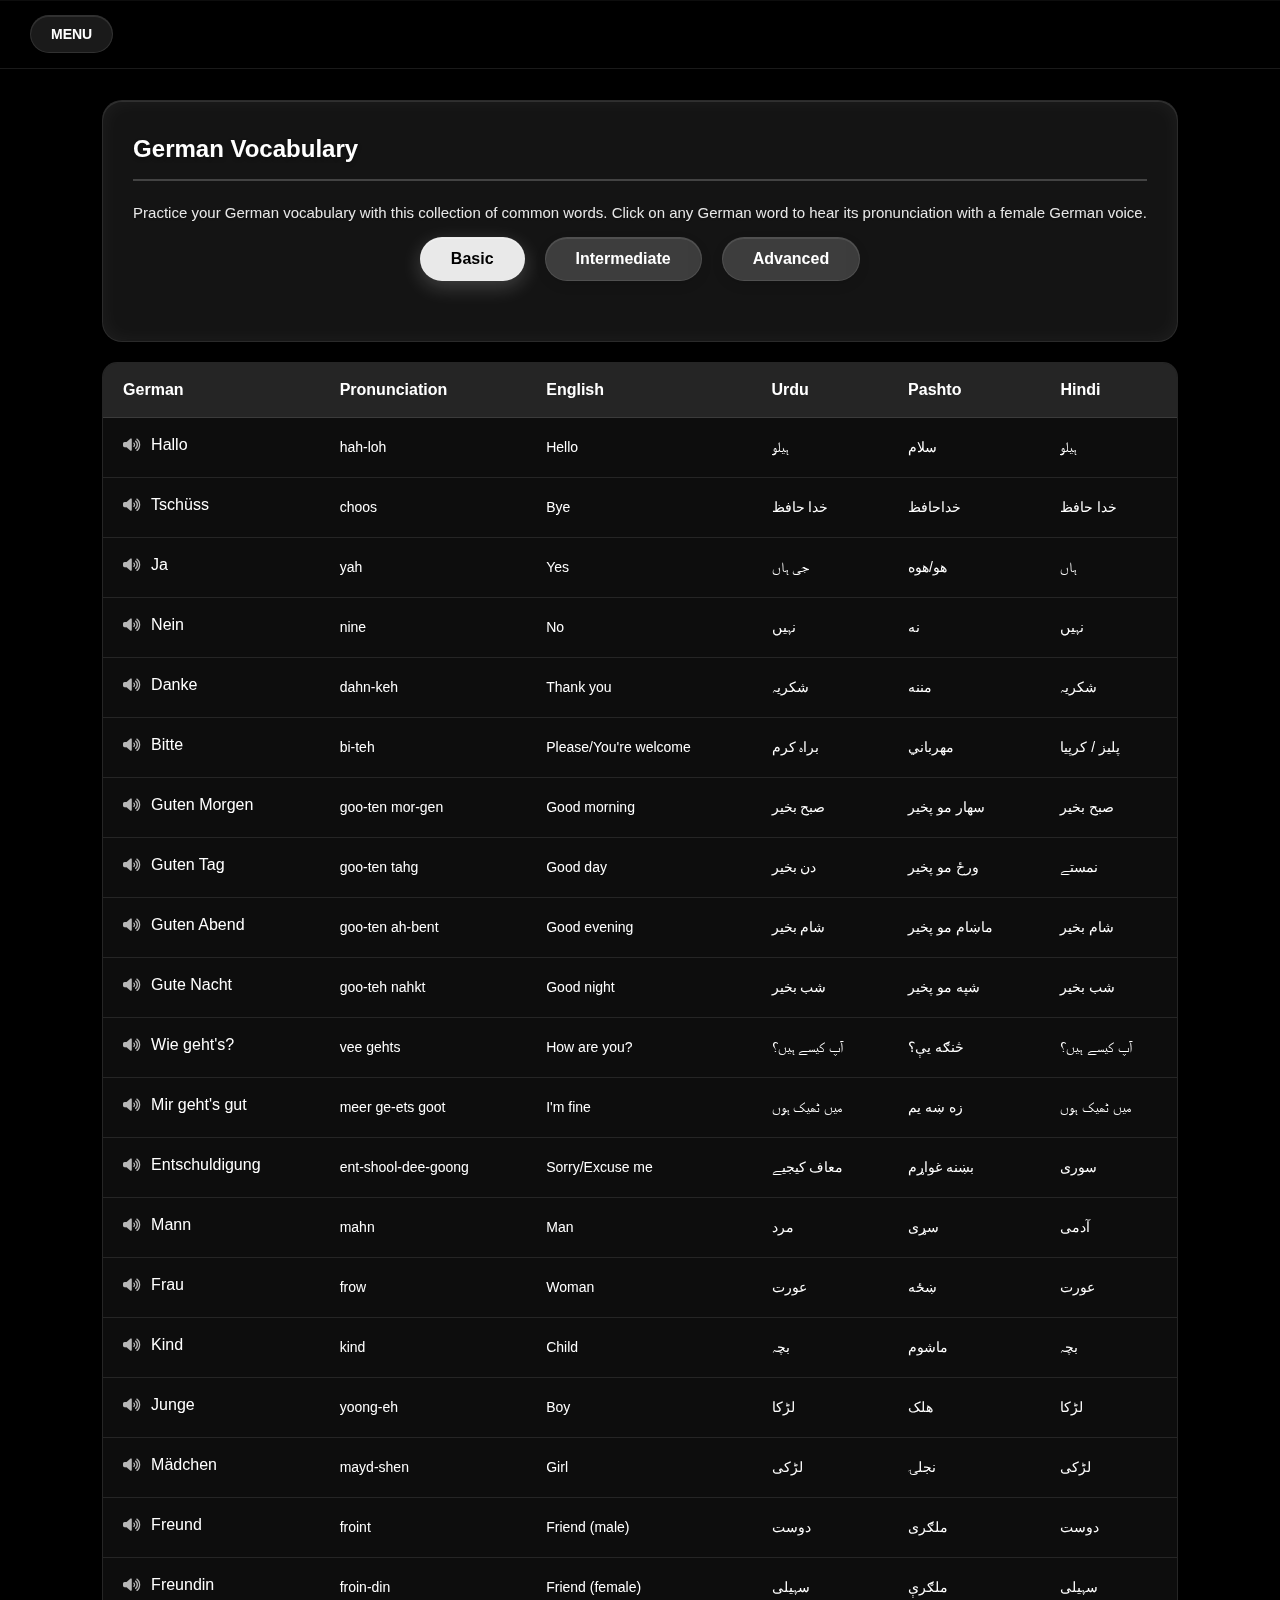
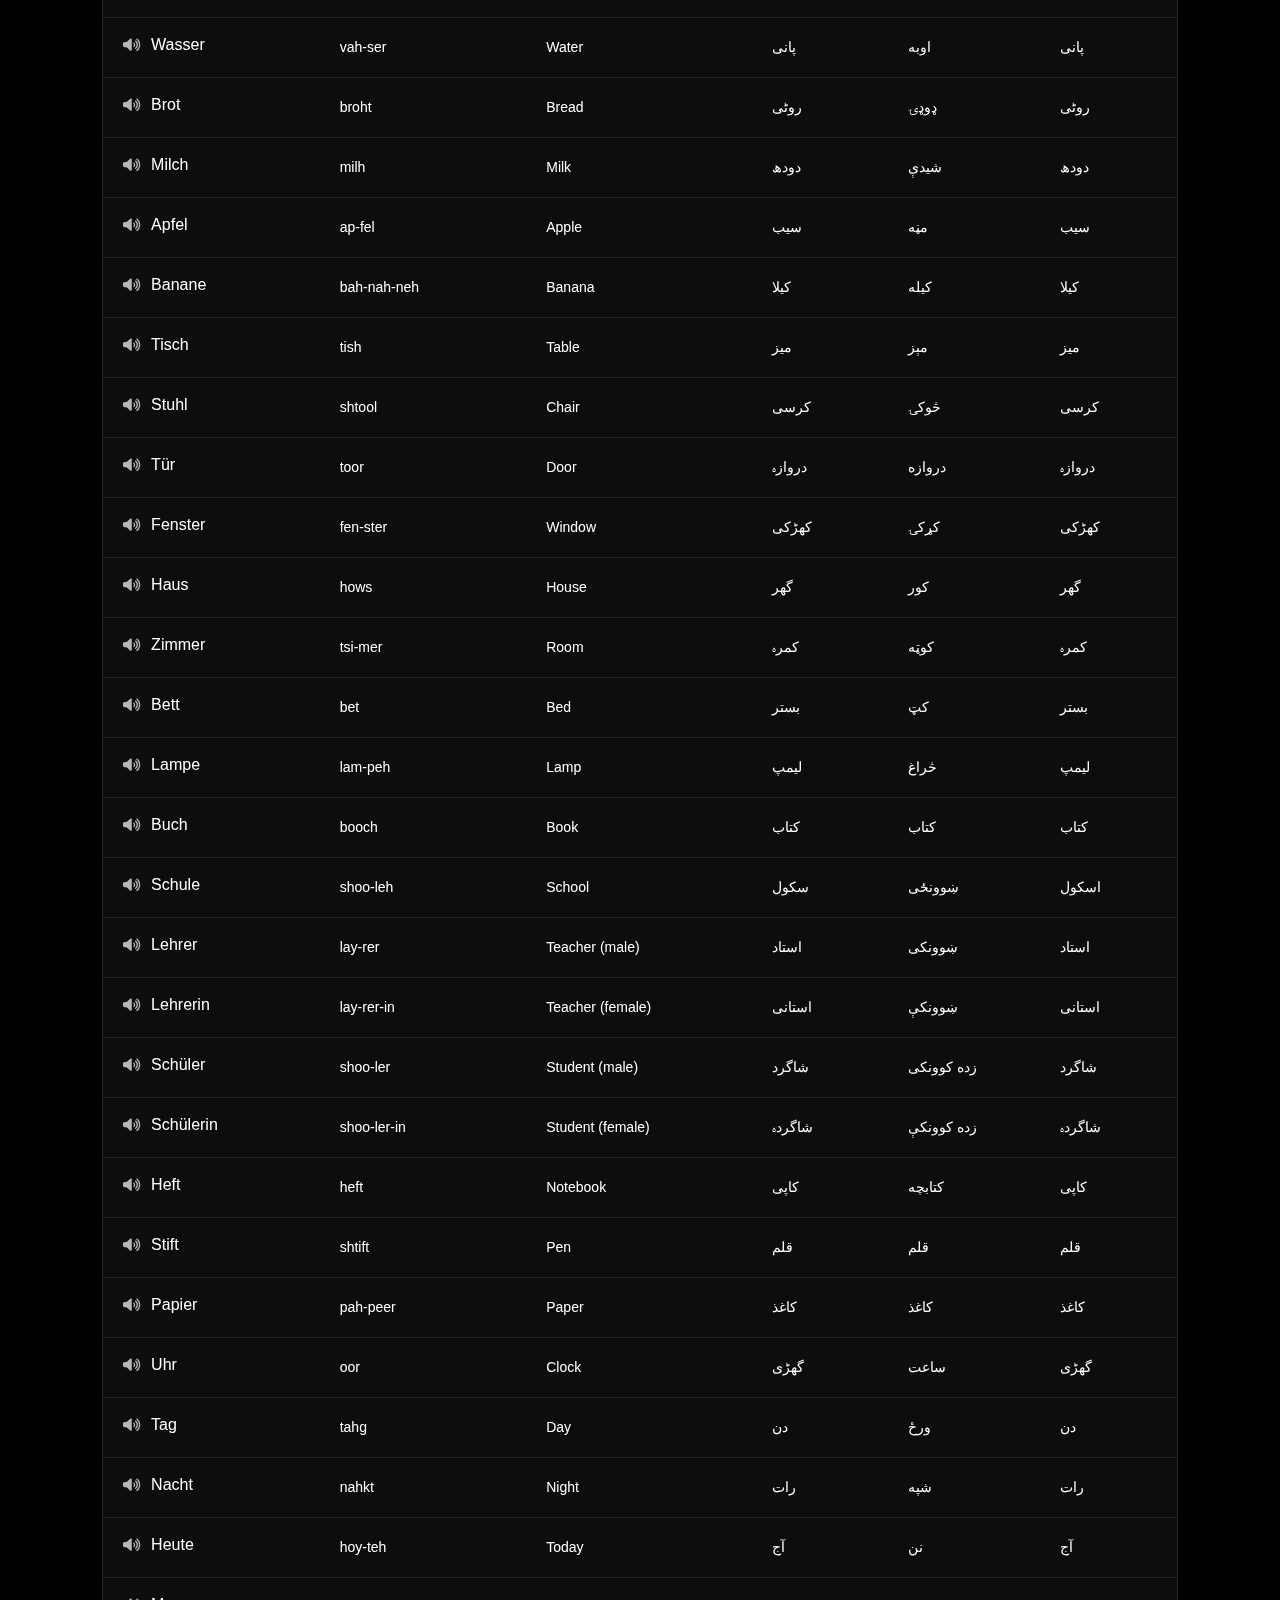
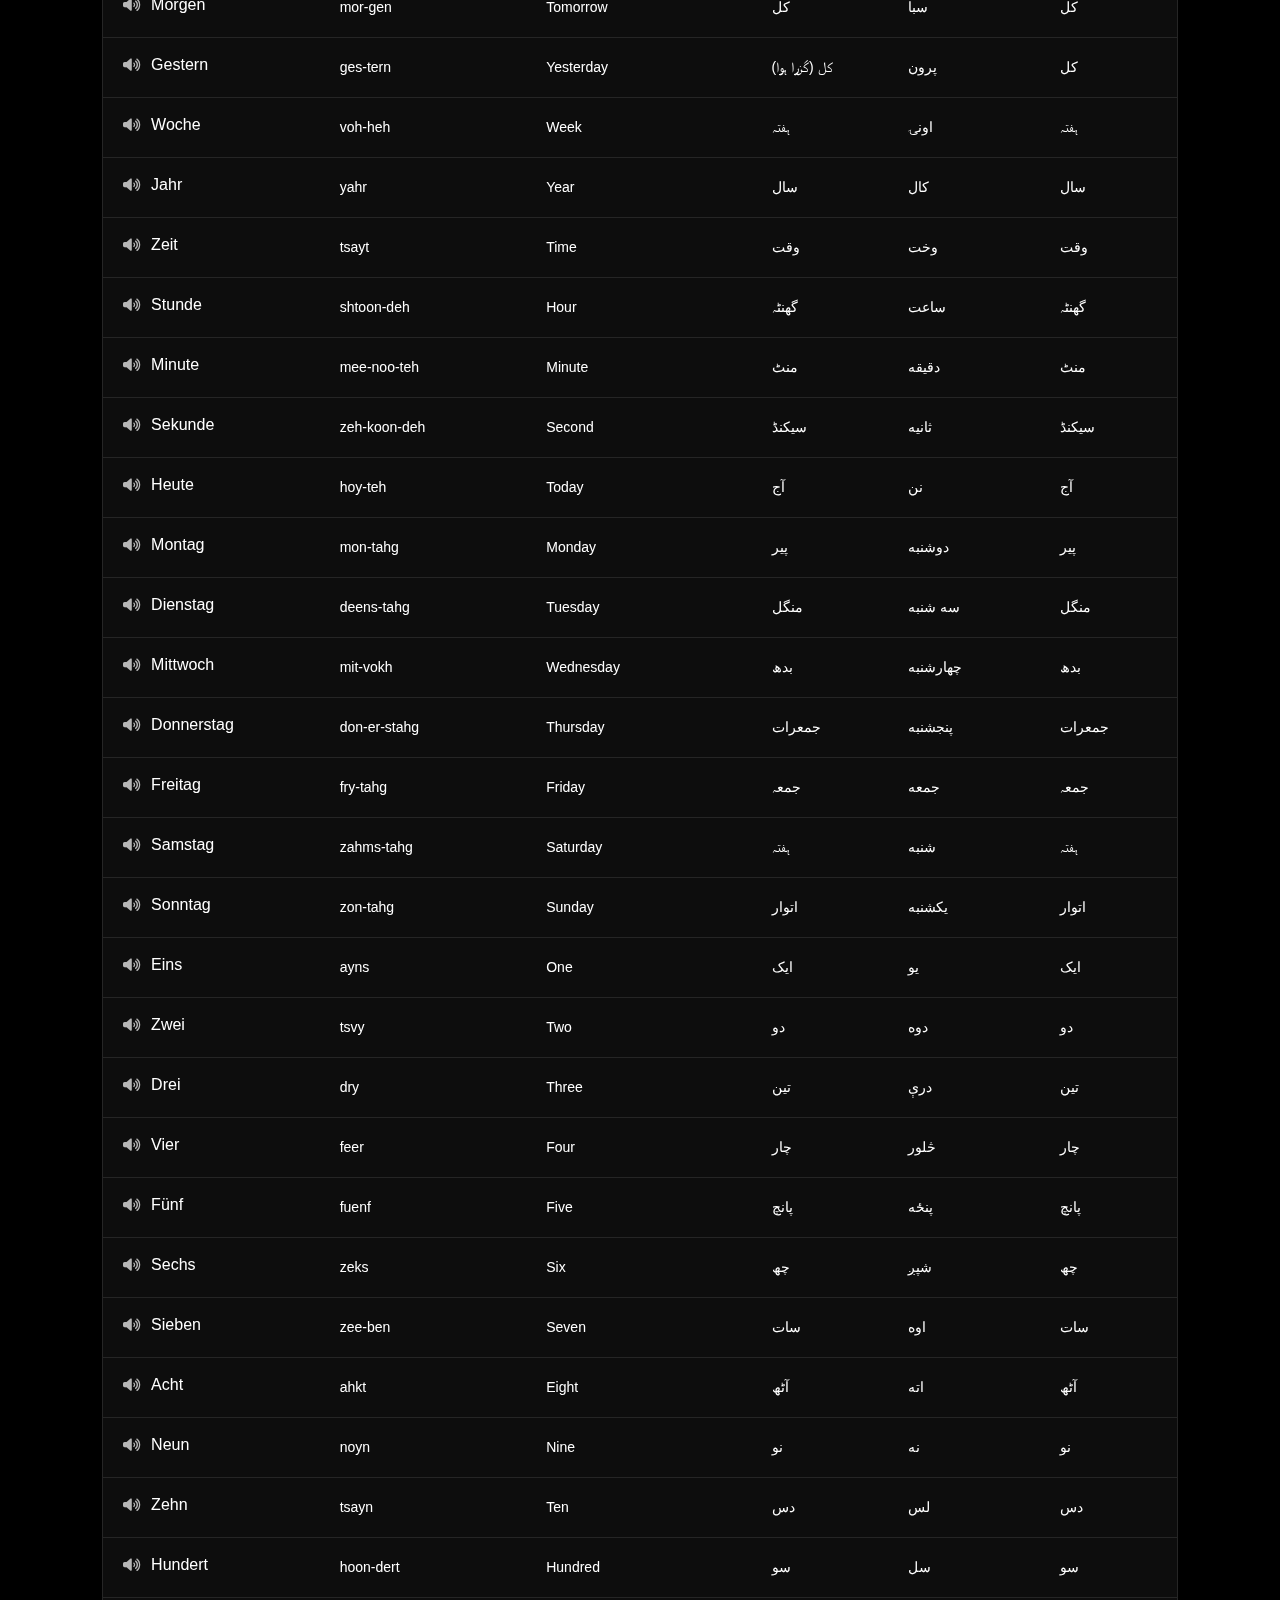
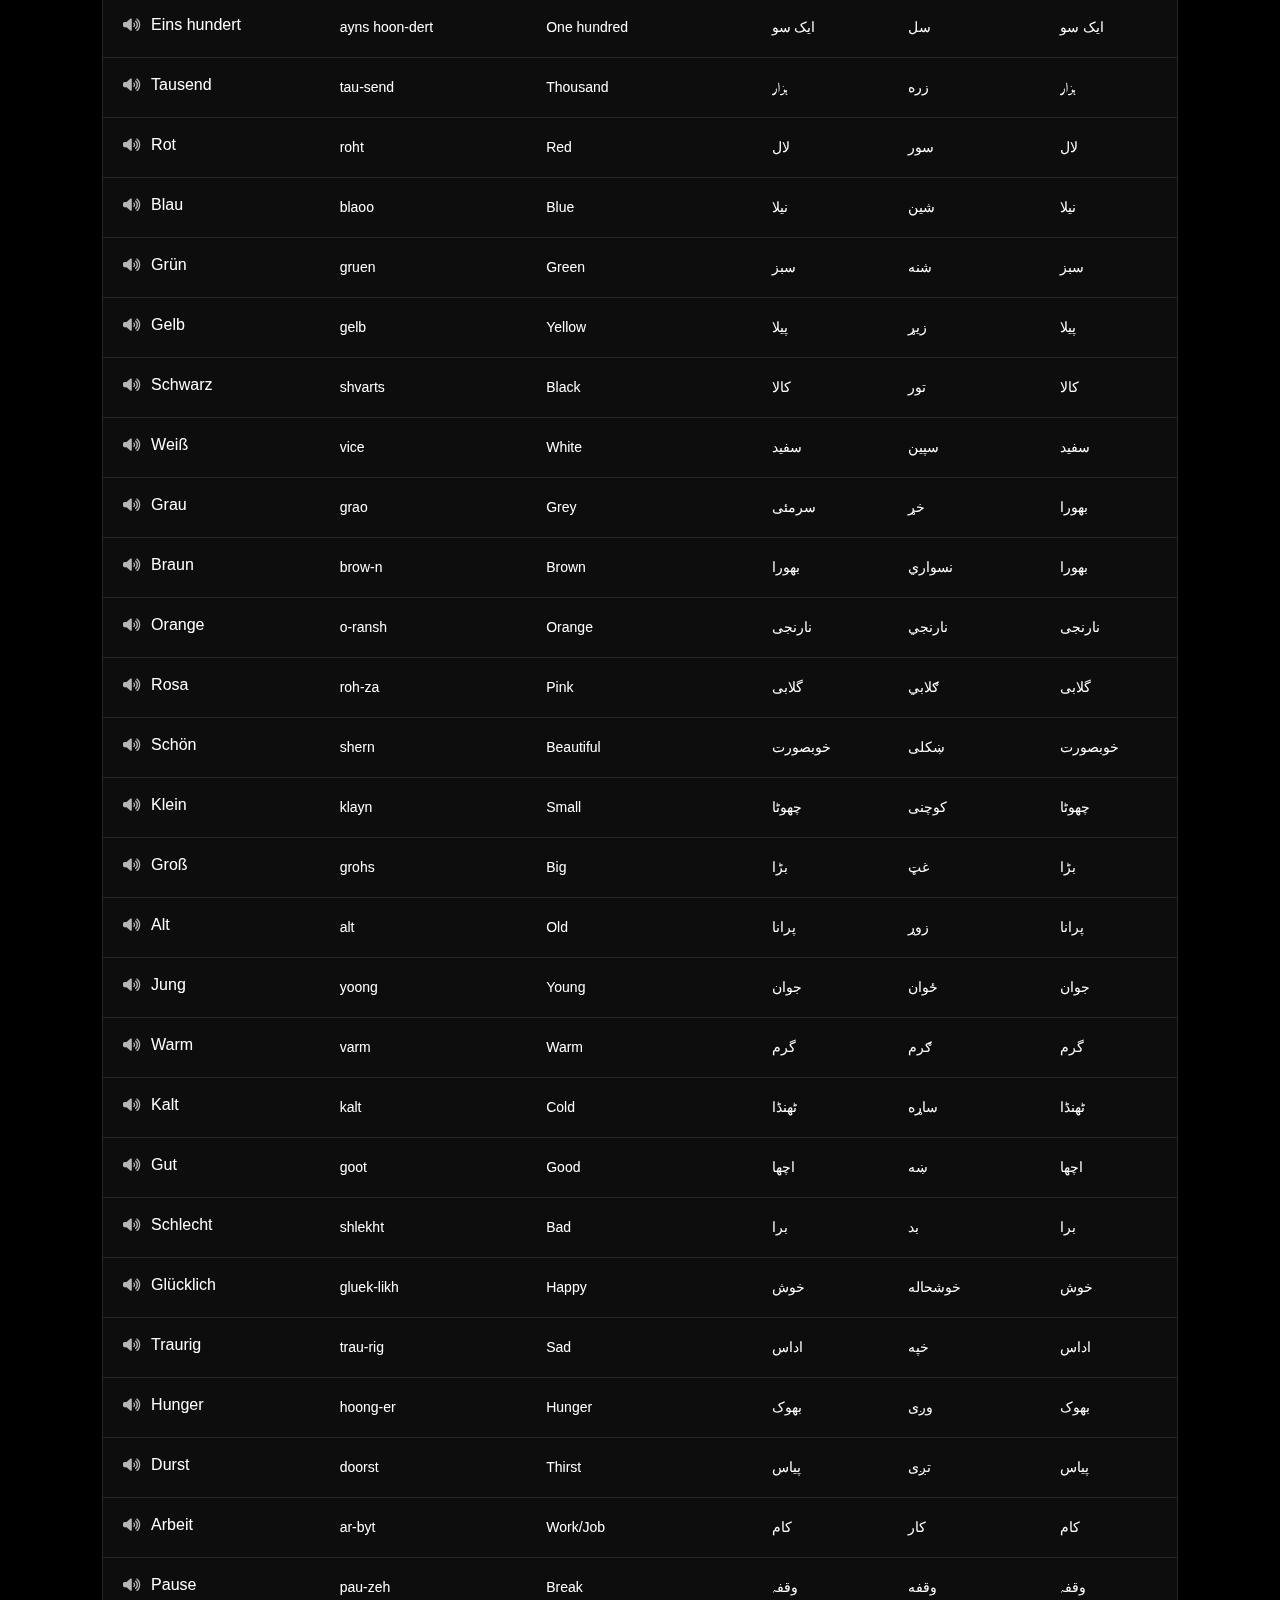
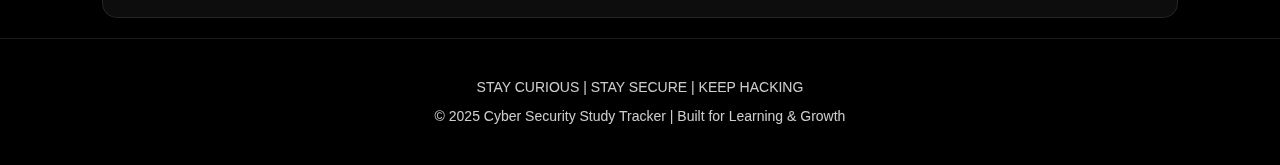
<file: html/vocaublary.html>
<!DOCTYPE html>
<html lang="en">
<head>
    <meta charset="UTF-8">
    <meta name="viewport" content="width=device-width, initial-scale=1.0">
    <title>Vocabulary</title>
     <link rel="icon" href="/assets/logo.png" type="image/png">
    <link rel="stylesheet" href="https://cdnjs.cloudflare.com/ajax/libs/font-awesome/6.4.0/css/all.min.css">
    <link rel="stylesheet" href="/style.css">
</head>
<body>
    <!-- Navigation -->
    <nav>
        <div class="nav-left">
            <button class="menu-btn" id="menuBtn">MENU</button>
        </div>
    </nav>

    <!-- Dropdown Menu -->
    <div class="dropdown" id="dropdown">
        <a href="/index.html">Home</a>
        <a href="/html/conversation.html">Conversations</a>
        <a href="/html/vocaublary.html">Vocabulary</a>
        <a href="/html/grammer.html">Grammar</a>
    </div>

    <!-- German Content -->
    <div class="container">
        <div class="german-container">
            <div class="content-box">
                <h2>German Vocabulary</h2>
                <p>Practice your German vocabulary with this collection of common words. Click on any German word to hear its pronunciation with a female German voice.</p>
                
                <div class="level-buttons">
                    <button class="level-btn active" data-level="basic">Basic</button>
                    <button class="level-btn" data-level="intermediate">Intermediate</button>
                    <button class="level-btn" data-level="advanced">Advanced</button>
                </div>
            </div>

            <!-- Basic Level Table -->
            <div class="table-container active" id="basicTable">
                <table>
                    <thead>
                        <tr>
                            <th>German</th>
                            <th>Pronunciation</th>
                            <th>English</th>
                            <th>Urdu</th>
                            <th>Pashto</th>
                            <th>Hindi</th>
                        </tr>
                    </thead>
                    <tbody id="basicTableBody">
                        <!-- Table rows will be inserted here by JavaScript -->
                    </tbody>
                </table>
            </div>

            <!-- Intermediate Level Table -->
            <div class="table-container" id="intermediateTable">
                <table>
                    <thead>
                        <tr>
                            <th>German</th>
                            <th>Pronunciation</th>
                            <th>English</th>
                            <th>Urdu</th>
                            <th>Pashto</th>
                            <th>Hindi</th>
                        </tr>
                    </thead>
                    <tbody id="intermediateTableBody">
                        <!-- Table rows will be inserted here by JavaScript -->
                    </tbody>
                </table>
            </div>

            <!-- Advanced Level Table -->
            <div class="table-container" id="advancedTable">
                <table>
                    <thead>
                        <tr>
                            <th>German</th>
                            <th>Pronunciation</th>
                            <th>English</th>
                            <th>Urdu</th>
                            <th>Pashto</th>
                            <th>Hindi</th>
                        </tr>
                    </thead>
                    <tbody id="advancedTableBody">
                        <!-- Table rows will be inserted here by JavaScript -->
                    </tbody>
                </table>
            </div>
        </div>

        <footer>
            <p>STAY CURIOUS | STAY SECURE | KEEP HACKING</p>
            <p>© 2025 Cyber Security Study Tracker | Built for Learning & Growth</p>
        </footer>
    </div>

    <script>
        // Parse the text data and create arrays for each level
        function parseVocabularyData(text) {
            const lines = text.trim().split('\n');
            const data = [];
            
            // Skip the header lines (first 2 lines)
            for (let i = 2; i < lines.length; i++) {
                const line = lines[i].trim();
                if (line.startsWith('|') && line.endsWith('|')) {
                    const parts = line.split('|').map(part => part.trim()).filter(part => part !== '');
                    
                    if (parts.length >= 7) {
                        data.push({
                            german: parts[1],
                            pronunciation: parts[2],
                            english: parts[3],
                            urdu: parts[4],
                            pashto: parts[5],
                            hindi: parts[6]
                        });
                    }
                }
            }
            
            return data;
        }

        // Basic vocabulary data from basic.txt
        const basicVocabularyText = `| #  | German         | Pronunciation       | English               | Urdu          | Pashto (پښتو) | Hindi (اردو رسم الخط) |
| -- | -------------- | ------------------- | --------------------- | ------------- | ------------- | --------------------- |
| 1  | Hallo          | hah-loh             | Hello                 | ہیلو          | سلام          | ہیلو                  |
| 2  | Tschüss        | choos               | Bye                   | خدا حافظ      | خداحافظ       | خدا حافظ              |
| 3  | Ja             | yah                 | Yes                   | جی ہاں        | هو/هوه        | ہاں                   |
| 4  | Nein           | nine                | No                    | نہیں          | نه            | نہیں                  |
| 5  | Danke          | dahn-keh            | Thank you             | شکریہ         | مننه          | شکریہ                 |
| 6  | Bitte          | bi-teh              | Please/You're welcome | براہ کرم      | مهرباني       | پلیز / کرپیا          |
| 7  | Guten Morgen   | goo-ten mor-gen     | Good morning          | صبح بخیر      | سهار مو پخير  | صبح بخیر              |
| 8  | Guten Tag      | goo-ten tahg        | Good day              | دن بخیر       | ورځ مو پخير   | نمستے                 |
| 9  | Guten Abend    | goo-ten ah-bent     | Good evening          | شام بخیر      | ماښام مو پخير | شام بخیر              |
| 10 | Gute Nacht     | goo-teh nahkt       | Good night            | شب بخیر       | شپه مو پخير   | شب بخیر               |
| 11 | Wie geht's?    | vee gehts           | How are you?          | آپ کیسے ہیں؟  | څنګه یې؟      | آپ کیسے ہیں؟          |
| 12 | Mir geht's gut | meer ge-ets goot    | I'm fine              | میں ٹھیک ہوں  | زه ښه يم      | میں ٹھیک ہوں          |
| 13 | Entschuldigung | ent-shool-dee-goong | Sorry/Excuse me       | معاف کیجیے    | بښنه غواړم    | سوری                  |
| 14 | Mann           | mahn                | Man                   | مرد           | سړی           | آدمی                  |
| 15 | Frau           | frow                | Woman                 | عورت          | ښځه           | عورت                  |
| 16 | Kind           | kind                | Child                 | بچہ           | ماشوم         | بچہ                   |
| 17 | Junge          | yoong-eh            | Boy                   | لڑکا          | هلک           | لڑکا                  |
| 18 | Mädchen        | mayd-shen           | Girl                  | لڑکی          | نجلۍ          | لڑکی                  |
| 19 | Freund         | froint              | Friend (male)         | دوست          | ملګری         | دوست                  |
| 20 | Freundin       | froin-din           | Friend (female)       | سہیلی         | ملګرې         | سہیلی                 |
| 21 | Wasser         | vah-ser             | Water                 | پانی          | اوبه          | پانی                  |
| 22 | Brot           | broht               | Bread                 | روٹی          | ډوډۍ          | روٹی                  |
| 23 | Milch          | milh                | Milk                  | دودھ          | شيدې          | دودھ                  |
| 24 | Apfel          | ap-fel              | Apple                 | سیب           | مڼه           | سیب                   |
| 25 | Banane         | bah-nah-neh         | Banana                | کیلا          | کیله          | کیلا                  |
| 26 | Tisch          | tish                | Table                 | میز           | مېز           | میز                   |
| 27 | Stuhl          | shtool              | Chair                 | کرسی          | څوکۍ          | کرسی                  |
| 28 | Tür            | toor                | Door                  | دروازہ        | دروازه        | دروازہ                |
| 29 | Fenster        | fen-ster            | Window                | کھڑکی         | کړکۍ          | کھڑکی                 |
| 30 | Haus           | hows                | House                 | گھر           | کور           | گھر                   |
| 31 | Zimmer         | tsi-mer             | Room                  | کمرہ          | کوټه          | کمرہ                  |
| 32 | Bett           | bet                 | Bed                   | بستر          | کټ            | بستر                  |
| 33 | Lampe          | lam-peh             | Lamp                  | لیمپ          | څراغ          | لیمپ                  |
| 34 | Buch           | booch               | Book                  | کتاب          | کتاب          | کتاب                  |
| 35 | Schule         | shoo-leh            | School                | سکول          | ښوونځی        | اسکول                 |
| 36 | Lehrer         | lay-rer             | Teacher (male)        | استاد         | ښوونکی        | استاد                 |
| 37 | Lehrerin       | lay-rer-in          | Teacher (female)      | استانی        | ښوونکې        | استانی                |
| 38 | Schüler        | shoo-ler            | Student (male)        | شاگرد         | زده کوونکی    | شاگرد                 |
| 39 | Schülerin      | shoo-ler-in         | Student (female)      | شاگردہ        | زده کوونکې    | شاگردہ                |
| 40 | Heft           | heft                | Notebook              | کاپی          | کتابچه        | کاپی                  |
| 41 | Stift          | shtift              | Pen                   | قلم           | قلم           | قلم                   |
| 42 | Papier         | pah-peer            | Paper                 | کاغذ          | کاغذ          | کاغذ                  |
| 43 | Uhr            | oor                 | Clock                 | گھڑی          | ساعت          | گھڑی                  |
| 44 | Tag            | tahg                | Day                   | دن            | ورځ           | دن                    |
| 45 | Nacht          | nahkt               | Night                 | رات           | شپه           | رات                   |
| 46 | Heute          | hoy-teh             | Today                 | آج            | نن            | آج                    |
| 47 | Morgen         | mor-gen             | Tomorrow              | کل            | سبا           | کل                    |
| 48 | Gestern        | ges-tern            | Yesterday             | کل (گزرا ہوا) | پرون          | کل                    |
| 49 | Woche          | voh-heh             | Week                  | ہفتہ          | اونۍ          | ہفتہ                  |
| 50 | Jahr           | yahr                | Year                  | سال           | کال           | سال                   |
| 51  | Zeit         | tsayt          | Time        | وقت     | وخت           | وقت                   |
| 52  | Stunde       | shtoon-deh     | Hour        | گھنٹہ   | ساعت          | گھنٹہ                 |
| 53  | Minute       | mee-noo-teh    | Minute      | منٹ     | دقیقه         | منٹ                   |
| 54  | Sekunde      | zeh-koon-deh   | Second      | سیکنڈ   | ثانیه         | سیکنڈ                 |
| 55  | Heute        | hoy-teh        | Today       | آج      | نن            | آج                    |
| 56  | Montag       | mon-tahg       | Monday      | پیر     | دوشنبه        | پیر                   |
| 57  | Dienstag     | deens-tahg     | Tuesday     | منگل    | سه شنبه       | منگل                  |
| 58  | Mittwoch     | mit-vokh       | Wednesday   | بدھ     | چهارشنبه      | بدھ                   |
| 59  | Donnerstag   | don-er-stahg   | Thursday    | جمعرات  | پنجشنبه       | جمعرات                |
| 60  | Freitag      | fry-tahg       | Friday      | جمعہ    | جمعه          | جمعہ                  |
| 61  | Samstag      | zahms-tahg     | Saturday    | ہفتہ    | شنبه          | ہفتہ                  |
| 62  | Sonntag      | zon-tahg       | Sunday      | اتوار   | یکشنبه        | اتوار                 |
| 63  | Eins         | ayns           | One         | ایک     | یو            | ایک                   |
| 64  | Zwei         | tsvy           | Two         | دو      | دوه           | دو                    |
| 65  | Drei         | dry            | Three       | تین     | درې           | تین                   |
| 66  | Vier         | feer           | Four        | چار     | څلور          | چار                   |
| 67  | Fünf         | fuenf          | Five        | پانچ    | پنځه          | پانچ                  |
| 68  | Sechs        | zeks           | Six         | چھ      | شپږ           | چھ                    |
| 69  | Sieben       | zee-ben        | Seven       | سات     | اوه           | سات                   |
| 70  | Acht         | ahkt           | Eight       | آٹھ     | اته           | آٹھ                   |
| 71  | Neun         | noyn           | Nine        | نو      | نه            | نو                    |
| 72  | Zehn         | tsayn          | Ten         | دس      | لس            | دس                    |
| 73  | Hundert      | hoon-dert      | Hundred     | سو      | سل            | سو                    |
| 74  | Eins hundert | ayns hoon-dert | One hundred | ایک سو  | سل            | ایک سو                |
| 75  | Tausend      | tau-send       | Thousand    | ہزار    | زره           | ہزار                  |
| 76  | Rot          | roht           | Red         | لال     | سور           | لال                   |
| 77  | Blau         | blaoo          | Blue        | نیلا    | شین           | نیلا                  |
| 78  | Grün         | gruen          | Green       | سبز     | شنه           | سبز                   |
| 79  | Gelb         | gelb           | Yellow      | پیلا    | زيړ           | پیلا                  |
| 80  | Schwarz      | shvarts        | Black       | کالا    | تور           | کالا                  |
| 81  | Weiß         | vice           | White       | سفید    | سپین          | سفید                  |
| 82  | Grau         | grao           | Grey        | سرمئی   | خړ            | بھورا                 |
| 83  | Braun        | brow-n         | Brown       | بھورا   | نسواري        | بھورا                 |
| 84  | Orange       | o-ransh        | Orange      | نارنجی  | نارنجي        | نارنجی                |
| 85  | Rosa         | roh-za         | Pink        | گلابی   | ګلابي         | گلابی                 |
| 86  | Schön        | shern          | Beautiful   | خوبصورت | ښکلی          | خوبصورت               |
| 87  | Klein        | klayn          | Small       | چھوٹا   | کوچنی         | چھوٹا                 |
| 88  | Groß         | grohs          | Big         | بڑا     | غټ            | بڑا                   |
| 89  | Alt          | alt            | Old         | پرانا   | زوړ           | پرانا                 |
| 90  | Jung         | yoong          | Young       | جوان    | ځوان          | جوان                  |
| 91  | Warm         | varm           | Warm        | گرم     | ګرم           | گرم                   |
| 92  | Kalt         | kalt           | Cold        | ٹھنڈا   | ساړه          | ٹھنڈا                 |
| 93  | Gut          | goot           | Good        | اچھا    | ښه            | اچھا                  |
| 94  | Schlecht     | shlekht        | Bad         | برا     | بد            | برا                   |
| 95  | Glücklich    | gluek-likh     | Happy       | خوش     | خوشحاله       | خوش                   |
| 96  | Traurig      | trau-rig       | Sad         | اداس    | خپه           | اداس                  |
| 97  | Hunger       | hoong-er       | Hunger      | بھوک    | وږی           | بھوک                  |
| 98  | Durst        | doorst         | Thirst      | پیاس    | تږی           | پیاس                  |
| 99  | Arbeit       | ar-byt         | Work/Job    | کام     | کار           | کام                   |
| 100 | Pause        | pau-zeh        | Break       | وقفہ    | وقفه          | وقفہ                  |`;

        const basicVocabularyData = parseVocabularyData(basicVocabularyText);

        // Intermediate vocabulary data from intermediate.txt
        const intermediateVocabularyText = `| #   | German       | Pronunciation | English          | Urdu         | Pashto (پښتو) | Hindi (اردو رسم الخط) |
| --- | ------------ | ------------- | ---------------- | ------------ | ------------- | --------------------- |
| 101 | Stadt        | shtaht        | City             | شہر          | ښار           | شہر                   |
| 102 | Land         | lahnd         | Country          | ملک          | هېواد         | ملک                   |
| 103 | Dorf         | dorf          | Village          | گاؤں         | کلي           | گاؤں                  |
| 104 | Straße       | shtra-seh     | Street           | سڑک          | کوڅه          | سڑک                   |
| 105 | Weg          | vehg          | Path/Way         | راستہ        | لار           | راستہ                 |
| 106 | Platz        | plahts        | Square/Place     | جگہ          | ځای           | جگہ                   |
| 107 | Park         | park          | Park             | پارک         | پارک          | پارک                  |
| 108 | Hotel        | hoh-tel       | Hotel            | ہوٹل         | هوټل          | ہوٹل                  |
| 109 | Restaurant   | res-tow-rahnt | Restaurant       | ریستوران     | رستورانت      | ریستوران              |
| 110 | Bahnhof      | bahn-hof      | Train station    | ریلوے اسٹیشن | د پټلۍ ټرمینل | ریلوے اسٹیشن          |
| 111 | Flughafen    | floog-hah-fen | Airport          | ہوائی اڈہ    | هوايي ډګر     | ہوائی اڈہ             |
| 112 | Polizei      | po-lee-tsai   | Police           | پولیس        | پولیس         | پولیس                 |
| 113 | Krankenhaus  | krank-haus    | Hospital         | ہسپتال       | روغتون        | ہسپتال                |
| 114 | Apotheke     | ap-oh-teh-keh | Pharmacy         | دوا خانہ     | داروخانه      | دوا خانہ              |
| 115 | Arzt         | ahrts         | Doctor           | ڈاکٹر        | ډاکټر         | ڈاکٹر                 |
| 116 | Lehrer       | lay-rer       | Teacher (male)   | استاد        | ښوونکی        | استاد                 |
| 117 | Lehrerin     | lay-rer-in    | Teacher (female) | استانی       | ښوونکې        | استانی                |
| 118 | Freundschaft | froint-shaft  | Friendship       | دوستی        | دوستي         | دوستی                 |
| 119 | Liebe        | lee-beh       | Love             | محبت         | مینه          | محبت                  |
| 120 | Glück        | gluek         | Luck             | خوش قسمتی    | بخت           | خوش قسمتی             |
| 121 | Ärger        | air-ger       | Anger            | غصہ          | غصه           | غصہ                   |
| 122 | Freude       | froy-duh      | Joy              | خوشی         | خوښي          | خوشی                  |
| 123 | Freiheit     | fry-hyt       | Freedom          | آزادی        | ازادي         | آزادی                 |
| 124 | Sicherheit   | zi-cher-hite  | Safety           | حفاظت        | امنیت         | حفاظت                 |
| 125 | Arbeit       | ar-bait       | Work             | کام          | کار           | کام                   |
| 126 | Urlaub       | oor-lahp      | Vacation         | تعطیلات      | رخصتي         | تعطیلات               |
| 127 | Einkauf      | in-kauf       | Purchase         | خریداری      | خریدونه       | خریداری               |
| 128 | Essen        | es-en         | Food             | کھانا        | خواړه         | کھانا                 |
| 129 | Trinken      | trin-ken      | Drink            | پینا         | څښل           | پینا                  |
| 130 | Kaffee       | kah-feh       | Coffee           | کافی         | قهوه          | کافی                  |
| 131 | Tee          | teh           | Tea              | چائے         | چای           | چائے                  |
| 132 | Wasser       | vah-ser       | Water            | پانی         | اوبه          | پانی                  |
| 133 | Saft         | zaft          | Juice            | رس           | جوس           | رس                    |
| 134 | Suppe        | zoop-eh       | Soup             | سوپ          | سوپ           | سوپ                   |
| 135 | Brot         | broht         | Bread            | روٹی         | ډوډۍ          | روٹی                  |
| 136 | Käse         | keh-zeh       | Cheese           | پنیر         | پنیر          | پنیر                  |
| 137 | Fleisch      | flysh         | Meat             | گوشت         | غوښه          | گوشت                  |
| 138 | Obst         | ohpst         | Fruit            | پھل          | مېوه          | پھل                   |
| 139 | Gemüse       | ge-moo-zeh    | Vegetable        | سبزی         | سبزي          | سبزی                  |
| 140 | Salat        | zah-laat      | Salad            | سلاد         | سلاد          | سلاد                  |
| 141 | Zucker       | tsoo-ker      | Sugar            | چینی         | بوره          | چینی                  |
| 142 | Salz         | zalts         | Salt             | نمک          | مالګه         | نمک                   |
| 143 | Pfeffer      | pfef-fer      | Pepper           | مرچ          | مرچ           | مرچ                   |
| 144 | Öl           | uel           | Oil              | تیل          | تیلو          | تیل                   |
| 145 | Butter       | boot-er       | Butter           | مکھن         | مکھن          | مکھن                  |
| 146 | Mehl         | mayl          | Flour            | آٹا          | اوړه          | آٹا                   |
| 147 | Reis         | ryes          | Rice             | چاول         | وریجې         | چاول                  |
| 148 | Nudeln       | noo-deln      | Noodles          | نوڈلز        | نوډلې         | نوڈلز                 |
| 149 | Kartoffel    | kar-tof-fel   | Potato           | آلو          | کچالو         | آلو                   |
| 150 | Tomate       | toh-mah-teh   | Tomato           | ٹماٹر        | رومیانو       | ٹماٹر                 |
| 151 | Zwiebel     | tsvee-bel          | Onion            | پیاز           | پیاز          | پیاز                  |
| 152 | Knoblauch   | knob-laukh         | Garlic           | لہسن           | هوږه          | لہسن                  |
| 153 | Fisch       | fish               | Fish             | مچھلی          | ماهي          | مچھلی                 |
| 154 | Ei          | eye                | Egg              | انڈا           | هګۍ           | انڈا                  |
| 155 | Milch       | milkh              | Milk             | دودھ           | شيدې          | دودھ                  |
| 156 | Honig       | ho-nikh            | Honey            | شہد            | شات           | شہد                   |
| 157 | Kuchen      | koo-khen           | Cake             | کیک            | کیک           | کیک                   |
| 158 | Eis         | ays                | Ice cream        | آئسکریم        | آيسکريم       | آئسکریم               |
| 159 | Frühstück   | froosh-took        | Breakfast        | ناشتہ          | ناشته         | ناشتہ                 |
| 160 | Mittagessen | mit-tahg-ess-en    | Lunch            | دوپہر کا کھانا | غرمنۍ         | دوپہر کا کھانا        |
| 161 | Abendessen  | ah-bent-ess-en     | Dinner           | رات کا کھانا   | ماښامنۍ       | رات کا کھانا          |
| 162 | Tisch       | tish               | Table            | میز            | مېز           | میز                   |
| 163 | Stuhl       | shtool             | Chair            | کرسی           | څوکۍ          | کرسی                  |
| 164 | Bett        | bet                | Bed              | بستر           | چپرکټ         | بستر                  |
| 165 | Tür         | tuer               | Door             | دروازہ         | دروازه        | دروازہ                |
| 166 | Fenster     | fen-ster           | Window           | کھڑکی          | کړکۍ          | کھڑکی                 |
| 167 | Haus        | haus               | House            | گھر            | کور           | گھر                   |
| 168 | Zimmer      | tsi-mer            | Room             | کمرہ           | خونه          | کمرہ                  |
| 169 | Küche       | koo-he             | Kitchen          | باورچی خانہ    | پخلنځی        | باورچی خانہ           |
| 170 | Bad         | baht               | Bathroom         | غسل خانہ       | تشناب         | غسل خانہ              |
| 171 | Garten      | gar-ten            | Garden           | باغ            | باغ           | باغ                   |
| 172 | Balkon      | bal-kohn           | Balcony          | بالکونی        | بالکنی        | بالکونی               |
| 173 | Wand        | vahnd              | Wall             | دیوار          | دېوال         | دیوار                 |
| 174 | Boden       | boh-den            | Floor            | فرش            | فرش           | فرش                   |
| 175 | Decke       | de-keh             | Ceiling/Blanket  | چھت / کمبل     | چت / کمبل     | چھت / کمبل            |
| 176 | Lampe       | lam-peh            | Lamp             | بتی            | څراغ          | بتی                   |
| 177 | Licht       | likht              | Light            | روشنی          | رڼا           | روشنی                 |
| 178 | Fernseher   | fern-ze-her        | TV               | ٹی وی          | تلويزيون      | ٹی وی                 |
| 179 | Computer    | kom-pyoo-ter       | Computer         | کمپیوٹر        | کمپیوټر       | کمپیوٹر               |
| 180 | Telefon     | teh-le-fohn        | Telephone        | ٹیلیفون        | ټیلفون        | ٹیلیفون               |
| 181 | Handy       | hen-dee            | Mobile Phone     | موبائل         | موبایل        | موبائل                |
| 182 | Uhr         | oor                | Clock/Watch      | گھڑی           | ساعت          | گھڑی                  |
| 183 | Buch        | bookh              | Book             | کتاب           | کتاب          | کتاب                  |
| 184 | Heft        | heft               | Notebook         | کاپی           | کتابچه        | کاپی                  |
| 185 | Stift       | shtift             | Pen              | قلم            | قلم           | قلم                   |
| 186 | Papier      | pah-peer           | Paper            | کاغذ           | کاغذ          | کاغذ                  |
| 187 | Schule      | shoo-leh           | School           | اسکول          | ښوونځی        | اسکول                 |
| 188 | Universität | oo-nee-ver-zee-tät | University       | یونیورسٹی      | پوهنتون       | یونیورسٹی             |
| 189 | Lehrer      | lay-rer            | Teacher          | استاد          | ښوونکی        | استاد                 |
| 190 | Schüler     | shoo-ler           | Student (male)   | طالب علم       | زده کوونکی    | طالب علم              |
| 191 | Schülerin   | shoo-ler-in        | Student (female) | طالبہ          | زده کوونکې    | طالبہ                 |
| 192 | Aufgabe     | owf-gah-beh        | Task             | کام            | دنده          | کام                   |
| 193 | Prüfung     | prü-fung           | Exam             | امتحان         | امتحان        | امتحان                |
| 194 | Frage       | frah-geh           | Question         | سوال           | پوښتنه        | سوال                  |
| 195 | Antwort     | ant-vort           | Answer           | جواب           | ځواب          | جواب                  |
| 196 | Sprache     | shpra-khe          | Language         | زبان           | ژبه           | زبان                  |
| 197 | Wort        | vort               | Word             | لفظ            | کلمه          | لفظ                   |
| 198 | Satz        | zahts              | Sentence         | جملہ           | جمله          | جملہ                  |
| 199 | Lernen      | ler-nen            | To learn         | سیکھنا         | زده کول       | سیکھنا                |
| 200 | Lesen       | lay-zen            | To read          | پڑھنا          | لوستل         | پڑھنا                 |`;

        const intermediateVocabularyData = parseVocabularyData(intermediateVocabularyText);

        // Advanced vocabulary data from advance.txt
        const advancedVocabularyText = `| #   | German         | Pronunciation | English          | Urdu          | Pashto (پښتو) | Hindi (اردو رسم الخط) |
| --- | -------------- | ------------- | ---------------- | ------------- | ------------- | --------------------- |
| 201 | Ich            | ikh           | I                | میں           | زه            | میں                   |
| 202 | Du             | doo           | You (informal)   | تم            | ته            | تم                    |
| 203 | Er             | air           | He               | وہ (مرد)      | هغه           | وہ                    |
| 204 | Sie            | zee           | She/You (formal) | وہ / آپ       | هغه / تاسې    | وہ / آپ               |
| 205 | Wir            | veer          | We               | ہم            | موږ           | ہم                    |
| 206 | Ihr            | eer           | You (plural)     | تم لوگ        | تاسې          | تم لوگ                |
| 207 | Sie (plural)   | zee           | They             | وہ لوگ        | هغوی          | وہ لوگ                |
| 208 | Mein           | mine          | My               | میرا          | زما           | میرا                  |
| 209 | Dein           | dine          | Your             | تمہارا        | ستا           | تمہارا                |
| 210 | Sein           | zine          | His              | اس کا         | د هغه         | اس کا                 |
| 211 | Ihr (feminine) | eer           | Her              | اس کی         | د هغې         | اس کی                 |
| 212 | Unser          | oon-ser       | Our              | ہمارا         | زموږ          | ہمارا                 |
| 213 | Mutter         | moo-ter       | Mother           | ماں           | مور           | ماں                   |
| 214 | Vater          | fa-ter        | Father           | باپ           | پلار          | باپ                   |
| 215 | Bruder         | broo-der      | Brother          | بھائی         | ورور          | بھائی                 |
| 216 | Schwester      | shves-ter     | Sister           | بہن           | خور           | بہن                   |
| 217 | Sohn           | zon           | Son              | بیٹا          | زوی           | بیٹا                  |
| 218 | Tochter        | tokh-ter      | Daughter         | بیٹی          | لور           | بیٹی                  |
| 219 | Frau           | frau          | Woman/Wife       | عورت / بیوی   | ښځه           | عورت / بیوی           |
| 220 | Mann           | mahn          | Man/Husband      | آدمی / شوہر   | سړی           | آدمی / شوہر           |
| 221 | Kind           | kind          | Child            | بچہ           | ماشوم         | بچہ                   |
| 222 | Freund         | froind        | Friend (male)    | دوست          | ملګری         | دوست                  |
| 223 | Freundin       | froin-din     | Friend (female)  | سہیلی         | ملګرې         | سہیلی                 |
| 224 | Heute          | hoy-te        | Today            | آج            | نن            | آج                    |
| 225 | Morgen         | mor-gen       | Tomorrow         | کل            | سبا           | کل                    |
| 226 | Gestern        | ges-tern      | Yesterday        | کل (گزرا ہوا) | پرون          | کل (گزرا ہوا)         |
| 227 | Montag         | mon-tahg      | Monday           | پیر           | دوشنبه        | پیر                   |
| 228 | Dienstag       | deens-tahg    | Tuesday          | منگل          | سه‌شنبه       | منگل                  |
| 229 | Mittwoch       | mit-vokh      | Wednesday        | بدھ           | چهارشنبه      | بدھ                   |
| 230 | Donnerstag     | don-ers-tahg  | Thursday         | جمعرات        | پنج‌شنبه      | جمعرات                |
| 231 | Freitag        | fry-tahg      | Friday           | جمعہ          | جمعه          | جمعہ                  |
| 232 | Samstag        | zam-stahg     | Saturday         | ہفتہ          | شنبه          | ہفتہ                  |
| 233 | Sonntag        | zon-tahg      | Sunday           | اتوار         | يکشنبه        | اتوار                 |
| 234 | Januar         | ya-noo-ar     | January          | جنوری         | جنوري         | جنوری                 |
| 235 | Februar        | feh-broo-ar   | February         | فروری         | فبروري        | فروری                 |
| 236 | März           | mehrts        | March            | مارچ          | مارچ          | مارچ                  |
| 237 | April          | ah-pril       | April            | اپریل         | اپريل         | اپریل                 |
| 238 | Mai            | my            | May              | مئی           | مۍ            | مئی                   |
| 239 | Juni           | yoo-nee       | June             | جون           | جون           | جون                   |
| 240 | Juli           | yoo-lee       | July             | جولائی        | جولای         | جولائی                |
| 241 | August         | ow-goost      | August           | اگست          | اګست          | اگست                  |
| 242 | September      | zehp-tem-ber  | September        | ستمبر         | سپتمبر        | ستمبر                 |
| 243 | Oktober        | ok-toh-ber    | October          | اکتوبر        | اکتوبر        | اکتوبر                |
| 244 | November       | no-vem-ber    | November         | نومبر         | نومبر         | نومبر                 |
| 245 | Dezember       | de-tsem-ber   | December         | دسمبر         | دسمبر         | دسمبر                 |
| 246 | Rot            | roht          | Red              | لال           | سور           | لال                   |
| 247 | Blau           | blao          | Blue             | نیلا          | آبي           | نیلا                  |
| 248 | Grün           | gruen         | Green            | سبز           | شین           | سبز                   |
| 249 | Gelb           | gelb          | Yellow           | پیلا          | زيړ           | پیلا                  |
| 250 | Schwarz        | shvarts       | Black            | کالا          | تور           | کالا                  |
| 201 | schlafen       | shlaa-fen         | to sleep          | سونا         | ويده کېدل          | سونا                  |
| 202 | essen          | ess-en            | to eat            | کھانا        | خوړل               | کھانا                 |
| 203 | trinken        | trin-ken          | to drink          | پینا         | څښل                | پینا                  |
| 204 | laufen         | laow-fen          | to run            | دوڑنا        | منډه وهل           | دوڑنا                 |
| 205 | gehen          | gay-hen           | to go             | جانا         | تلل                | جانا                  |
| 206 | sehen          | zay-hen           | to see            | دیکھنا       | لیدل               | دیکھنا                |
| 207 | hören          | hoo-ren           | to hear           | سننا         | اورېدل             | سننا                  |
| 208 | sprechen       | shprekh-en        | to speak          | بولنا        | خبرې کول           | بولنا                 |
| 209 | schreiben      | shraib-en         | to write          | لکھنا        | ليکل               | لکھنا                 |
| 210 | lesen          | lay-zen           | to read           | پڑھنا        | لوستل              | پڑھنا                 |
| 211 | lernen         | lair-nen          | to learn          | سیکھنا       | زده کول            | سیکھنا                |
| 212 | lehren         | lay-ren           | to teach          | پڑھانا       | ښوول               | پڑھانا                |
| 213 | arbeiten       | ar-bai-ten        | to work           | کام کرنا     | کار کول            | کام کرنا              |
| 214 | spielen        | shpee-len         | to play           | کھیلنا       | لوبې کول           | کھیلنا                |
| 215 | kaufen         | kau-fen           | to buy            | خریدنا       | اخیستل             | خریدنا                |
| 216 | verkaufen      | fer-kau-fen       | to sell           | بیچنا        | پلورل              | بیچنا                 |
| 217 | bezahlen       | be-tsa-len        | to pay            | ادا کرنا     | پیسے ورکول         | ادا کرنا              |
| 218 | fragen         | fra-gen           | to ask            | پوچھنا       | پوښتنه کول         | پوچھنا                |
| 219 | antworten      | ant-vor-ten       | to answer         | جواب دینا    | ځواب ورکول         | جواب دینا             |
| 220 | machen         | ma-khen           | to make/do        | کرنا         | کول                | کرنا                  |
| 221 | öffnen         | öf-nen            | to open           | کھولنا       | پرانستل            | کھولنا                |
| 222 | schließen      | shlee-sen         | to close          | بند کرنا     | تړل                | بند کرنا              |
| 223 | kommen         | ko-men            | to come           | آنا          | راتلل              | آنا                   |
| 224 | bleiben        | blai-ben          | to stay           | رہنا         | پاتې کېدل          | رہنا                  |
| 225 | wohnen         | vo-nen            | to live/reside    | رہنا         | اوسېدل             | رہنا                  |
| 226 | fahren         | faa-ren           | to drive          | چلانا        | چلول               | چلانا                 |
| 227 | fliegen        | flee-gen          | to fly            | اڑنا         | الوتل              | اڑنا                  |
| 228 | schwimmen      | shvi-men          | to swim           | تیرنا        | لمبل               | تیرنا                 |
| 229 | sitzen         | zit-sen           | to sit            | بیٹھنا       | ناست               | بیٹھنا                |
| 230 | stehen         | shte-hen          | to stand          | کھڑا ہونا    | ولاړ کېدل          | کھڑا ہونا             |
| 231 | fallen         | fa-len            | to fall           | گرنا         | لوېدل              | گرنا                  |
| 232 | beginnen       | be-gin-en         | to begin          | شروع کرنا    | پیل کول            | شروع کرنا             |
| 233 | enden          | en-den            | to end            | ختم کرنا     | پای ته رسول        | ختم کرنا              |
| 234 | schlafen gehen | shlaa-fen gay-hen | go to sleep       | سونے جانا    | د ویده کېدو ته تلل | سونے جانا             |
| 235 | frühstücken    | froo-shtoo-ken    | to eat breakfast  | ناشتہ کرنا   | ناشتې کول          | ناشتہ کرنا            |
| 236 | kochen         | ko-khen           | to cook           | پکانا        | پخول               | پکانا                 |
| 237 | schneiden      | shnai-den         | to cut            | کاٹنا        | پرېکول             | کاٹنا                 |
| 238 | waschen        | va-shen           | to wash           | دھونا        | مینځل              | دھونا                 |
| 239 | putzen         | poot-sen          | to clean          | صاف کرنا     | صفا کول            | صاف کرنا              |
| 240 | bauen          | bau-en            | to build          | بنانا        | جوړول              | بنانا                 |
| 241 | zeigen         | tsai-gen          | to show           | دکھانا       | ښودل               | دکھانا                |
| 242 | tragen         | tra-gen           | to carry          | اٹھانا       | وړل                | اٹھانا                |
| 243 | lieben         | lee-ben           | to love           | محبت کرنا    | مینه کول           | محبت کرنا             |
| 244 | hassen         | ha-sen            | to hate           | نفرت کرنا    | کرکه کول           | نفرت کرنا             |
| 245 | lachen         | la-khen           | to laugh          | ہنسنا        | خندل               | ہنسنا                 |
| 246 | weinen         | vai-nen           | to cry            | رونا         | ژړل                | رونا                  |
| 247 | helfen         | hel-fen           | to help           | مدد کرنا     | مرسته کول          | مدد کرنا              |
| 248 | warten         | var-ten           | to wait           | انتظار کرنا  | انتظار کول         | انتظار کرنا           |
| 249 | rufen          | roo-fen           | to call           | بلانا        | غږ کول             | بلانا                 |
| 250 | denken         | den-ken           | to think          | سوچنا        | فکر کول            | سوچنا                 |
| 251 | wissen         | vi-sen            | to know (fact)    | جاننا        | پوهېدل             | جاننا                 |
| 252 | kennen         | ke-nen            | to know (person)  | پہچاننا      | پېژندل             | پہچاننا               |
| 253 | glauben        | glau-ben          | to believe        | یقین کرنا    | باور کول           | یقین کرنا             |
| 254 | suchen         | zoo-khen          | to search         | تلاش کرنا    | لټول               | تلاش کرنا             |
| 255 | finden         | fin-den           | to find           | پانا         | موندل              | پانا                  |
| 256 | vergessen      | fer-ge-sen        | to forget         | بھول جانا    | هېرول              | بھول جانا             |
| 257 | erinnern       | e-rin-ern         | to remember       | یاد کرنا     | یادول              | یاد کرنا              |
| 258 | beginnen       | be-gin-en         | to start          | شروع کرنا    | پیل کول            | شروع کرنا             |
| 259 | gewinnen       | ge-vin-en         | to win            | جیتنا        | ګټل                | جیتنا                 |
| 260 | verlieren      | fer-lee-ren       | to lose           | ہارنا        | بایلل              | ہارنا                 |
| 261 | bezahlen       | be-tsa-len        | to pay            | ادا کرنا     | پیسے ورکول         | ادا کرنا              |
| 262 | bringen        | bring-en          | to bring          | لانا         | راوړل              | لانا                  |
| 263 | nehmen         | nay-men           | to take           | لینا         | اخیستل             | لینا                  |
| 264 | geben          | gay-ben           | to give           | دینا         | ورکول              | دینا                  |
| 265 | zeigen         | tsai-gen          | to show           | دکھانا       | ښودل               | دکھانا                |
| 266 | benutzen       | be-noot-sen       | to use            | استعمال کرنا | کارول              | استعمال کرنا          |
| 267 | verstehen      | fer-shtay-hen     | to understand     | سمجھنا       | پوهېدل             | سمجھنا                |
| 268 | erklären       | air-klay-ren      | to explain        | وضاحت کرنا   | تشریح کول          | وضاحت کرنا            |
| 269 | fragen stellen | fra-gen shtel-len | to ask a question | سوال کرنا    | پوښتنه کول         | سوال کرنا             |
| 270 | antwort geben  | ant-vort gay-ben  | to give an answer | جواب دینا    | ځواب ورکول         | جواب دینا             |
| 271 | reisen         | rai-zen           | to travel         | سفر کرنا     | سفر کول            | سفر کرنا              |
| 272 | besuchen       | be-zoo-khen       | to visit          | ملنے جانا    | لیدنه کول          | ملنے جانا             |
| 273 | bleiben        | blai-ben          | to stay           | رہنا         | پاتې کېدل          | رہنا                  |
| 274 | treffen        | tref-fen          | to meet           | ملنا         | ليدل               | ملنا                  |
| 275 | bringen        | bring-en          | to bring          | لانا         | راوړل              | لانا                  |
| 276 | senden         | zen-den           | to send           | بھیجنا       | لېږل               | بھیجنا                |
| 277 | holen          | ho-len            | to fetch          | لانا         | راوړل              | لانا                  |
| 278 | hoffen         | hof-fen           | to hope           | امید کرنا    | هیله کول           | امید کرنا             |
| 279 | versuchen      | fer-zoo-khen      | to try            | کوشش کرنا    | هڅه کول            | کوشش کرنا             |
| 280 | beginnen       | be-gin-en         | to begin          | شروع کرنا    | پیل کول            | شروع کرنا             |
| 281 | bleiben        | blai-ben          | to stay           | ٹھہرنا       | پاتې کېدل          | ٹھہرنا                |
| 282 | leben          | lay-ben           | to live           | جینا         | ژوند کول           | جینا                  |
| 283 | sterben        | shter-ben         | to die            | مرنا         | مړ کېدل            | مرنا                  |
| 284 | wachsen        | vakh-sen          | to grow           | بڑھنا        | لویېدل             | بڑھنا                 |
| 285 | schneiden      | shnai-den         | to cut            | کاٹنا        | پرېکول             | کاٹنا                 |
| 286 | warten         | var-ten           | to wait           | انتظار کرنا  | انتظار کول         | انتظار کرنا           |
| 287 | zeigen         | tsai-gen          | to show           | دکھانا       | ښودل               | دکھانا                |
| 288 | bezahlen       | be-tsa-len        | to pay            | ادائیگی کرنا | پیسے ورکول         | ادائیگی کرنا          |
| 289 | verlieren      | fer-lee-ren       | to lose           | گم کرنا      | بایلل              | گم کرنا               |
| 290 | gewinnen       | ge-vin-en         | to win            | جیتنا        | ګټل                | جیتنا                 |
| 291 | hören          | hoo-ren           | to listen         | سننا         | اورېدل             | سننا                  |
| 292 | riechen        | ree-khen          | to smell          | سونگھنا      | بوی کول            | سونگھنا               |
| 293 | fühlen         | foo-len           | to feel           | محسوس کرنا   | احساس کول          | محسوس کرنا            |
| 294 | berühren       | be-roo-ren        | to touch          | چھونا        | لمس کول            | چھونا                 |
| 295 | denken         | den-ken           | to think          | سوچنا        | فکر کول            | سوچنا                 |
| 296 | glauben        | glau-ben          | to believe        | یقین کرنا    | باور کول           | یقین کرنا             |
| 297 | hoffen         | hof-fen           | to hope           | امید رکھنا   | هیله لرل           | امید رکھنا            |
| 298 | träumen        | troi-men          | to dream          | خواب دیکھنا  | خوب لیدل           | خواب دیکھنا           |
| 299 | erinnern       | e-rin-ern         | to remember       | یاد کرنا     | یادول              | یاد کرنا              |
| 300 | vergessen      | fer-ge-sen        | to forget         | بھولنا       | هېرول              | بھولنا                |`;

        const advancedVocabularyData = parseVocabularyData(advancedVocabularyText);

        // Function to populate a vocabulary table
        function populateVocabularyTable(tableBodyId, data) {
            const tableBody = document.getElementById(tableBodyId);
            tableBody.innerHTML = '';
            
            data.forEach(item => {
                const row = document.createElement('tr');
                
                // German cell with audio button
                const germanCell = document.createElement('td');
                const germanDiv = document.createElement('div');
                germanDiv.className = 'german-text';
                germanDiv.innerHTML = `
                    <button class="audio-btn" data-text="${item.german}">
                        <i class="fas fa-volume-up"></i>
                    </button>
                    ${item.german}
                `;
                germanCell.appendChild(germanDiv);
                
                // Pronunciation cell
                const pronunciationCell = document.createElement('td');
                pronunciationCell.textContent = item.pronunciation;
                
                // English cell
                const englishCell = document.createElement('td');
                englishCell.textContent = item.english;
                
                // Urdu cell
                const urduCell = document.createElement('td');
                urduCell.textContent = item.urdu;
                
                // Pashto cell
                const pashtoCell = document.createElement('td');
                pashtoCell.textContent = item.pashto;
                
                // Hindi cell
                const hindiCell = document.createElement('td');
                hindiCell.textContent = item.hindi;
                
                row.appendChild(germanCell);
                row.appendChild(pronunciationCell);
                row.appendChild(englishCell);
                row.appendChild(urduCell);
                row.appendChild(pashtoCell);
                row.appendChild(hindiCell);
                
                tableBody.appendChild(row);
            });
            
            // Add audio functionality to all audio buttons in this table
            document.querySelectorAll(`#${tableBodyId} .audio-btn`).forEach(button => {
                button.addEventListener('click', function() {
                    const text = this.getAttribute('data-text');
                    speakText(text, this);
                });
            });
        }

        // Text-to-speech function with female German voice
        function speakText(text, button) {
            // Stop any currently playing speech
            window.speechSynthesis.cancel();
            
            // Remove playing class from all buttons
            document.querySelectorAll('.audio-btn').forEach(btn => {
                btn.classList.remove('playing');
            });
            
            // Add playing class to current button
            button.classList.add('playing');
            
            // Create speech synthesis
            const utterance = new SpeechSynthesisUtterance(text);
            utterance.lang = 'de-DE';
            utterance.rate = 0.9;
            utterance.pitch = 1.1; // Slightly higher pitch for female voice
            
            // Try to find a female German voice
            const voices = speechSynthesis.getVoices();
            let germanFemaleVoice = voices.find(voice => 
                voice.lang === 'de-DE' && 
                (voice.name.includes('female') || voice.name.includes('Female') || 
                 voice.name.includes('Anna') || voice.name.includes('Petra') ||
                 voice.name.includes('Vicki') || voice.name.includes('Google Deutsch') ||
                 voice.name.includes('Microsoft Hedda'))
            );
            
            // If no specific female voice found, use any German voice
            if (!germanFemaleVoice) {
                germanFemaleVoice = voices.find(voice => voice.lang === 'de-DE');
            }
            
            if (germanFemaleVoice) {
                utterance.voice = germanFemaleVoice;
            }
            
            // When speech ends, remove playing class
            utterance.onend = function() {
                button.classList.remove('playing');
            };
            
            // Speak the text
            window.speechSynthesis.speak(utterance);
        }

        // Menu dropdown
        const menuBtn = document.getElementById('menuBtn');
        const dropdown = document.getElementById('dropdown');
        
        menuBtn.addEventListener('click', (e) => {
            e.stopPropagation();
            dropdown.classList.toggle('active');
        });

        // Close dropdown when clicking outside
        document.addEventListener('click', (e) => {
            if (!menuBtn.contains(e.target) && !dropdown.contains(e.target)) {
                dropdown.classList.remove('active');
            }
        });



        // Level buttons functionality
        document.querySelectorAll('.level-btn').forEach(button => {
            button.addEventListener('click', function() {
                // Remove active class from all buttons
                document.querySelectorAll('.level-btn').forEach(btn => {
                    btn.classList.remove('active');
                });
                
                // Add active class to clicked button
                this.classList.add('active');
                
                // Hide all tables
                document.querySelectorAll('.table-container').forEach(table => {
                    table.classList.remove('active');
                });
                
                // Show the selected table
                const level = this.getAttribute('data-level');
                document.getElementById(`${level}Table`).classList.add('active');
            });
        });

        // Populate the tables when the page loads
        document.addEventListener('DOMContentLoaded', () => {
            populateVocabularyTable('basicTableBody', basicVocabularyData);
            populateVocabularyTable('intermediateTableBody', intermediateVocabularyData);
            populateVocabularyTable('advancedTableBody', advancedVocabularyData);
        });

        // Load voices when they become available
        speechSynthesis.addEventListener('voiceschanged', () => {
            // Re-populate the tables to ensure audio buttons use the latest voices
            populateVocabularyTable('basicTableBody', basicVocabularyData);
            populateVocabularyTable('intermediateTableBody', intermediateVocabularyData);
            populateVocabularyTable('advancedTableBody', advancedVocabularyData);
        });
    </script>
</body>
</html>
</file>
<file: style.css>
* {
            margin: 0;
            padding: 0;
            box-sizing: border-box;
        }

        body {
            background: #000;
            color: #fff;
            font-family: 'Segoe UI', Tahoma, Geneva, Verdana, sans-serif;
            overflow-x: hidden;
            min-height: 100vh;
            font-size: 14px;
            line-height: 1.5;
            position: relative;
        }

        /* Background Image with Transparency */
        body::before {
            content: '';
            position: fixed;
            top: 0;
            left: 0;
            width: 100%;
            height: 100%;
            background: 
                linear-gradient(
                    rgba(0, 0, 0, 0.85), 
                    rgba(0, 0, 0, 0.9)
                ),
                url('https://images.unsplash.com/photo-1550751827-4bd374c3f58b?w=1200&h=800&fit=crop') center/cover;
            opacity: 0.4;
            z-index: -1;
            filter: blur(1px) grayscale(30%);
        }

        /* Full screen layout */
        html, body {
            height: 100%;
        }

        .container {
            min-height: 100vh;
            display: flex;
            flex-direction: column;
            position: relative;
            z-index: 1;
        }

        .main-content {
            flex: 1;
            padding: 20px;
            margin-top: 60px;
        }

        /* Enhanced Sticky Navigation - Glass Effect */
        nav {
            position: fixed;
            top: 0;
            width: 100%;
            background: rgba(0, 0, 0, 0.8);
            backdrop-filter: blur(25px);
            -webkit-backdrop-filter: blur(25px);
            padding: 15px 30px;
            display: flex;
            justify-content: space-between;
            align-items: center;
            z-index: 1000;
            border-bottom: 1px solid rgba(255, 255, 255, 0.1);
            box-shadow: 
                0 4px 20px rgba(0, 0, 0, 0.3),
                inset 0 1px 0 rgba(255, 255, 255, 0.05);
        }

        .nav-left {
            display: flex;
            align-items: center;
            gap: 25px;
        }

        .menu-btn {
            background: rgba(255, 255, 255, 0.1);
            backdrop-filter: blur(10px);
            -webkit-backdrop-filter: blur(10px);
            border: 1px solid rgba(255, 255, 255, 0.1);
            color: #fff;
            padding: 10px 20px;
            cursor: pointer;
            font-family: 'Segoe UI', Tahoma, Geneva, Verdana, sans-serif;
            font-size: 14px;
            font-weight: 600;
            border-radius: 25px;
            transition: all 0.4s ease;
            box-shadow: 
                0 4px 12px rgba(0, 0, 0, 0.1),
                inset 0 1px 0 rgba(255, 255, 255, 0.1);
        }

        .menu-btn:hover {
            background: rgba(255, 255, 255, 0.9);
            color: #000;
            transform: translateY(-2px);
            box-shadow: 
                0 6px 20px rgba(255, 255, 255, 0.2),
                inset 0 1px 0 rgba(255, 255, 255, 0.3);
        }

        .nav-links {
            display: flex;
            gap: 20px;
        }

        .nav-links a {
            color: #fff;
            text-decoration: none;
            font-size: 14px;
            font-weight: 600;
            transition: all 0.4s ease;
            padding: 8px 16px;
            border-radius: 20px;
            position: relative;
            background: rgba(255, 255, 255, 0.1);
            backdrop-filter: blur(10px);
            -webkit-backdrop-filter: blur(10px);
            border: 1px solid rgba(255, 255, 255, 0.1);
            box-shadow: 
                0 4px 12px rgba(0, 0, 0, 0.1),
                inset 0 1px 0 rgba(255, 255, 255, 0.1);
        }

        .nav-links a:hover {
            background: rgba(255, 255, 255, 0.9);
            color: #000;
            transform: translateY(-1px);
            box-shadow: 
                0 6px 20px rgba(255, 255, 255, 0.2),
                inset 0 1px 0 rgba(255, 255, 255, 0.3);
        }



        /* Enhanced Dropdown Menu - Glass Effect */
        .dropdown {
            position: fixed;
            top: 70px;
            left: 30px;
            background: rgba(255, 255, 255, 0.1);
            backdrop-filter: blur(25px);
            -webkit-backdrop-filter: blur(25px);
            padding: 15px;
            display: none;
            flex-direction: column;
            gap: 8px;
            z-index: 999;
            min-width: 180px;
            border-radius: 15px;
            border: 1px solid rgba(255, 255, 255, 0.15);
            box-shadow: 
                0 15px 35px rgba(0, 0, 0, 0.3),
                inset 0 1px 0 rgba(255, 255, 255, 0.1);
            transform: translateY(-10px);
            opacity: 0;
            transition: all 0.4s ease;
        }

        .dropdown.active {
            display: flex;
            transform: translateY(0);
            opacity: 1;
        }

        .dropdown a {
            color: #fff;
            text-decoration: none;
            font-size: 14px;
            padding: 12px 16px;
            border-radius: 10px;
            transition: all 0.4s ease;
            font-weight: 600;
            background: transparent;
            backdrop-filter: none;
            border: none;
            box-shadow: none;
        }

        .dropdown a:hover {
            background: rgba(255, 255, 255, 0.9);
            color: #000;
            transform: translateX(5px);
            border-radius: 10px;
            box-shadow: none;
        }

        /* Content Boxes - Enhanced Glass Effect */
        .content-box {
            background: rgba(255, 255, 255, 0.08);
            backdrop-filter: blur(20px);
            -webkit-backdrop-filter: blur(20px);
            color: #fff;
            padding: 30px;
            border-radius: 20px;
            border: 1px solid rgba(255, 255, 255, 0.1);
            transition: all 0.4s ease;
            height: 100%;
            display: flex;
            flex-direction: column;
            box-shadow: 
                0 8px 32px rgba(0, 0, 0, 0.2),
                inset 0 1px 0 rgba(255, 255, 255, 0.1),
                inset 0 0 20px rgba(255, 255, 255, 0.05);
            position: relative;
            z-index: 2;
        }

        .content-box:hover {
            transform: translateY(-5px);
            background: rgba(255, 255, 255, 0.12);
            border: 1px solid rgba(255, 255, 255, 0.15);
            box-shadow: 
                0 12px 40px rgba(0, 0, 0, 0.3),
                inset 0 1px 0 rgba(255, 255, 255, 0.15),
                inset 0 0 25px rgba(255, 255, 255, 0.08);
        }

        .content-box h2 {
            font-size: 24px;
            margin-bottom: 20px;
            color: #fff;
            font-weight: 600;
            border-bottom: 2px solid rgba(255, 255, 255, 0.2);
            padding-bottom: 12px;
            text-shadow: 0 2px 4px rgba(0, 0, 0, 0.3);
        }

        .content-box p {
            line-height: 1.6;
            font-size: 15px;
            margin-bottom: 12px;
            color: rgba(255, 255, 255, 0.9);
            text-shadow: 0 1px 2px rgba(0, 0, 0, 0.2);
        }

        .content-box strong {
            color: #fff;
            text-shadow: 0 1px 2px rgba(0, 0, 0, 0.3);
        }

        /* German Table Styles */
        .german-container {
            opacity: 1;
            margin-top: 80px;
            padding: 20px;
            max-width: 1200px;
            margin-left: auto;
            margin-right: auto;
            position: relative;
            z-index: 2;
        }

        .level-buttons {
            display: flex;
            justify-content: center;
            gap: 20px;
            margin-bottom: 30px;
        }

        .level-btn {
            background: rgba(255, 255, 255, 0.1);
            backdrop-filter: blur(10px);
            -webkit-backdrop-filter: blur(10px);
            border: 1px solid rgba(255, 255, 255, 0.1);
            color: #fff;
            padding: 12px 30px;
            cursor: pointer;
            font-family: 'Segoe UI', Tahoma, Geneva, Verdana, sans-serif;
            font-size: 16px;
            font-weight: 600;
            border-radius: 25px;
            transition: all 0.4s ease;
            box-shadow: 
                0 4px 12px rgba(0, 0, 0, 0.1),
                inset 0 1px 0 rgba(255, 255, 255, 0.1);
        }

        .level-btn:hover {
            background: rgba(255, 255, 255, 0.2);
            transform: translateY(-2px);
        }

        .level-btn.active {
            background: rgba(255, 255, 255, 0.9);
            color: #000;
            box-shadow: 
                0 6px 20px rgba(255, 255, 255, 0.2),
                inset 0 1px 0 rgba(255, 255, 255, 0.3);
        }

        .table-container {
            overflow-x: auto;
            margin-top: 20px;
            border-radius: 15px;
            background: rgba(255, 255, 255, 0.05);
            backdrop-filter: blur(20px);
            -webkit-backdrop-filter: blur(20px);
            border: 1px solid rgba(255, 255, 255, 0.1);
            box-shadow: 0 8px 32px rgba(0, 0, 0, 0.2);
            display: none;
        }

        .table-container.active {
            display: block;
        }

        table {
            width: 100%;
            border-collapse: collapse;
        }

        th, td {
            padding: 15px 20px;
            text-align: left;
            border-bottom: 1px solid rgba(255, 255, 255, 0.1);
        }

        th {
            background: rgba(255, 255, 255, 0.1);
            font-weight: 600;
            font-size: 16px;
        }

        tr:last-child td {
            border-bottom: none;
        }

        tr:hover {
            background: rgba(255, 255, 255, 0.05);
        }

        .german-text {
            font-size: 16px;
            font-weight: 500;
            margin-bottom: 5px;
            cursor: pointer;
            display: flex;
            align-items: center;
            gap: 10px;
        }

        .german-text:hover {
            color: #4fc3f7;
        }

        .english-meaning {
            font-size: 12px;
            color: rgba(255, 255, 255, 0.6);
            font-style: italic;
        }

        .audio-btn {
            background: none;
            border: none;
            color: rgba(255, 255, 255, 0.7);
            cursor: pointer;
            font-size: 14px;
            transition: all 0.3s ease;
        }

        .audio-btn:hover {
            color: #4fc3f7;
            transform: scale(1.1);
        }

        .audio-btn.playing {
            color: #4fc3f7;
        }

        /* Footer - Glass Effect */
        footer {
            text-align: center;
            padding: 30px;
            color: #fff;
            background: rgba(0, 0, 0, 0.7);
            backdrop-filter: blur(20px);
            -webkit-backdrop-filter: blur(20px);
            border-top: 1px solid rgba(255, 255, 255, 0.1);
            font-size: 14px;
            margin-top: auto;
            position: relative;
            z-index: 2;
        }

        footer p {
            margin: 8px 0;
            color: rgba(255, 255, 255, 0.8);
        }

        /* Smooth scroll behavior */
        html {
            scroll-behavior: smooth;
        }

        /* Focus states for accessibility */
        button:focus,
        input:focus,
        a:focus {
            outline: 2px solid rgba(255, 255, 255, 0.5);
            outline-offset: 3px;
            border-radius: 25px;
        }

        /* Mobile-first responsive adjustments */
        @media (max-width: 768px) {
            body {
                font-size: 16px;
            }

            nav {
                flex-direction: column;
                padding: 10px;
                height: auto;
            }

            .nav-left {
                width: 100%;
                justify-content: space-between;
                margin-bottom: 10px;
            }

            .nav-links {
                display: none;
            }
            


            .dropdown {
                left: 10px;
                right: 10px;
                width: auto;
                top: 100px;
            }

            .dropdown a {
                padding: 15px;
                font-size: 16px;
                min-height: 44px;
            }

            .level-buttons {
                flex-direction: column;
                align-items: stretch;
                gap: 15px;
                padding: 0 15px;
            }

            .level-btn {
                width: 100%;
                min-height: 44px;
                font-size: 16px;
                padding: 12px 20px;
            }

            .table-container {
                margin: 15px -15px;
                border-radius: 0;
                overflow-x: auto;
                -webkit-overflow-scrolling: touch;
            }

            table {
                min-width: 100%;
            }

            th, td {
                padding: 12px 15px;
                min-height: 44px;
            }

            .german-text {
                font-size: 16px;
                flex-wrap: wrap;
            }

            .audio-btn {
                min-width: 44px;
                min-height: 44px;
                display: flex;
                align-items: center;
                justify-content: center;
                font-size: 20px;
            }

            .english-meaning {
                font-size: 14px;
                margin-top: 5px;
            }

            .content-box {
                padding: 15px;
                margin: 10px 0;
            }

            .content-box h2 {
                font-size: 20px;
            }

            footer {
                padding: 20px 15px;
            }

            footer p {
                font-size: 12px;
            }

            /* Fix background for mobile */
            body::before {
                background-attachment: scroll;
                background-size: cover;
            }

            /* Improve touch targets */
            button,
            .nav-links a,
            input[type="text"],
            .audio-btn {
                min-height: 44px;
                min-width: 44px;
            }

            /* Better spacing for small screens */
            .german-container {
                margin-top: 120px;
                padding: 10px;
            }
        }

        /* Tablet optimizations */
        @media (min-width: 769px) and (max-width: 1024px) {
            .german-container {
                padding: 15px;
            }

            .level-buttons {
                flex-wrap: wrap;
                justify-content: center;
            }



            table {
                font-size: 15px;
            }
        }

        /* Landscape phone optimizations */
        @media (max-width: 768px) and (orientation: landscape) {
            .level-buttons {
                flex-direction: row;
                flex-wrap: wrap;
            }

            .level-btn {
                width: calc(50% - 10px);
            }

            .german-container {
                margin-top: 100px;
            }
        }

        /* Ensure content is readable over background */
        .german-container > * {
            position: relative;
            z-index: 2;
        }
</file>
